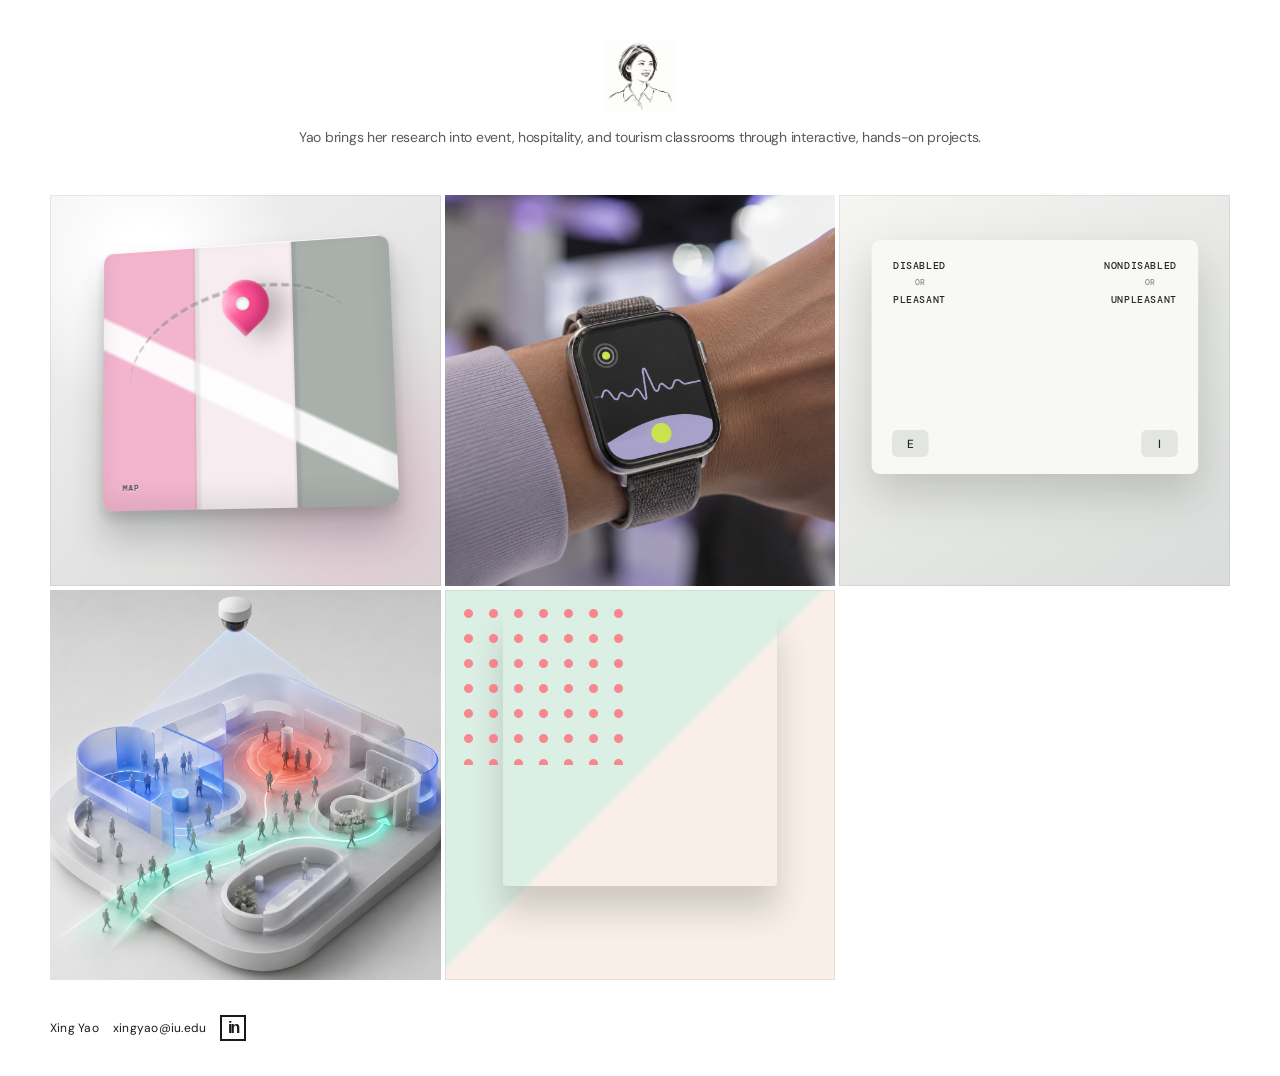
<file: index.html>
<!doctype html>
<html lang="en">
<head>
  <meta charset="utf-8">
  <meta name="viewport" content="width=device-width, initial-scale=1">
  <meta name="description" content="Research-informed teaching projects for hospitality, tourism, event management, and experience design.">
  <meta name="robots" content="noindex, nofollow">
  <title>Yao — Experience Design</title>
  <style>
    @import url('https://fonts.googleapis.com/css2?family=DM+Mono:wght@400;500&family=DM+Sans:wght@400;500&display=swap');
    :root{--ink:#17191b;--paper:#fff;--blue:#315dff;--navy:#17194c;--yellow:#e7ff39;--pink:#ff6ca8;--cyan:#6ce0ed;--violet:#a585ff}*{box-sizing:border-box}html,body{margin:0;min-height:100%;background:#fff;color:var(--ink);font:400 14px/1.4 "DM Sans","Avenir Next","Helvetica Neue",Arial,sans-serif}body{overflow-x:hidden}.site{width:min(1180px,calc(100% - 36px));margin:auto;padding:18px 0 20px}.intro-lockup{max-width:1080px;margin:22px auto 48px;text-align:center}.portrait-logo{display:block;width:72px;height:auto;margin:0 auto 16px}.intro{margin:0;color:#555b57;font-size:1rem;line-height:1.35;letter-spacing:-.02em;white-space:nowrap}.intro strong{font-weight:400}.grid{display:grid;grid-template-columns:repeat(3,minmax(0,1fr));gap:4px;background:#fff}.tile{position:relative;display:block;aspect-ratio:1;min-width:0;overflow:hidden;color:var(--ink);text-decoration:none;isolation:isolate;cursor:default;box-shadow:inset 0 0 0 1px rgba(23,25,27,.08)}.tile[href]{cursor:pointer}.tile:focus-visible{outline:4px solid var(--yellow);outline-offset:-4px;z-index:20}.tile i{position:absolute;display:block;font-style:normal}.label{position:absolute;z-index:12;left:0;right:0;bottom:0;padding:44px 15px 13px;background:linear-gradient(0deg,rgba(255,255,255,.98) 0%,rgba(255,255,255,.92) 58%,transparent 100%);font-size:.78rem;letter-spacing:-.015em;transform:translateY(2px);transition:transform .3s}.sub{display:block;margin-top:3px;color:#707671;font:400 7px/1.3 DM Mono,monospace;text-transform:uppercase;letter-spacing:.04em}.tile:hover .label{transform:none}.tile:after{content:"";position:absolute;z-index:10;inset:0;border:0 solid var(--ink);pointer-events:none;transition:border-width .22s}.tile:hover:after{border-width:4px}

    /* Wearables */
    .a{background:linear-gradient(145deg,#f5f3fc 0 57%,#dfe2df 58%);--watch-purple:#9185e9;--watch-yellow:#eaff2e}.a .watch-aura{width:74%;height:74%;left:13%;top:7%;border:1px solid rgba(29,30,29,.22);border-radius:50%;animation:watch-aura 4.2s ease-in-out infinite}.a .watch-aura:before{content:"";position:absolute;inset:14%;border:2px solid var(--watch-purple);border-radius:50%;opacity:.62}.a .watch-body{z-index:3;width:36%;height:43%;left:32%;top:23%;border:3px solid var(--ink);border-radius:26%;background:var(--watch-purple);box-shadow:8px 8px 0 rgba(29,30,29,.16);animation:watch-float-card 4.6s ease-in-out infinite}.a .watch-body:before,.a .watch-body:after{content:"";position:absolute;z-index:-1;left:27%;width:46%;height:44%;border:3px solid var(--ink);background:#c8c3ef}.a .watch-body:before{bottom:92%;border-radius:15px 15px 5px 5px}.a .watch-body:after{top:92%;border-radius:5px 5px 15px 15px}.a .watch-screen{z-index:5;width:27%;height:31%;left:36.5%;top:27%;border:2px solid var(--ink);border-radius:20%;background:#202322;overflow:hidden}.a .watch-screen:before{content:"";position:absolute;width:72%;height:36%;left:14%;top:32%;background:linear-gradient(135deg,transparent 0 16%,var(--watch-yellow) 17% 25%,transparent 26% 38%,var(--watch-yellow) 39% 51%,transparent 52% 63%,var(--watch-yellow) 64% 73%,transparent 74%);animation:signal-shift 2.4s ease-in-out infinite}.a .watch-screen:after{content:"HRV";position:absolute;left:0;right:0;bottom:10%;color:#fff;text-align:center;font:500 6px/1 DM Mono,monospace;letter-spacing:.12em}.a .ema-dot{z-index:6;width:34px;height:34px;right:22%;top:20%;border:2px solid var(--ink);border-radius:50%;background:var(--watch-yellow);box-shadow:4px 4px 0 var(--watch-purple)}.a .ema-dot:after{content:"EMA";position:absolute;inset:0;display:grid;place-items:center;color:var(--ink);font:500 6px/1 DM Mono,monospace;letter-spacing:.05em}@keyframes watch-aura{50%{transform:scale(1.05);opacity:.6}}@keyframes watch-float-card{50%{transform:translateY(-6px) rotate(2deg)}}@keyframes signal-shift{50%{transform:translateX(5px)}}

    /* Implicit × Explicit Attitudes */
    .m{background:#e3e5e1}.m .measure{width:34%;height:48%;top:17%;border:1px solid #17191b;transition:transform .35s}.m .measure:before{content:"";position:absolute;left:12%;right:12%;top:16%;height:5px;background:#17191b}.m .measure:after{position:absolute;left:12%;right:12%;bottom:13%;font:500 8px/1.25 DM Mono,monospace;letter-spacing:.05em}.m .implicit{left:13%;background:#efa0be;animation:measureleft 4.4s ease-in-out infinite}.m .implicit:after{content:"IMPLICIT"}.m .explicit{right:13%;background:#20aa50;animation:measureright 4.4s ease-in-out infinite}.m .explicit:after{content:"EXPLICIT"}.m .gap{z-index:4;left:calc(50% - 22px);top:34%;width:44px;height:44px;display:grid;place-items:center;border:1px solid #17191b;border-radius:50%;background:#faf9f6;font:500 16px/1 DM Mono,monospace;animation:pulse 3.2s ease-in-out infinite}.m .gap:after{content:"≠"}

    /* Affective experience */
    .b{background:#f0dffd}.b .orb{width:38%;height:38%;border-radius:50%;background:linear-gradient(145deg,rgba(255,225,115,.75),rgba(164,113,255,.65));filter:blur(1px);animation:float 5s ease-in-out infinite}.b .orb:nth-child(1){left:20%;top:18%}.b .orb:nth-child(2){right:18%;top:20%;animation-delay:-1.5s}.b .orb:nth-child(3){left:37%;top:43%;animation-delay:-3s}.b .ring{width:17%;height:17%;left:42%;top:34%;border-radius:50%;background:#f0dffd}

    /* Interaction */
    .c{background:#0d1018}.c .arc{width:58%;height:58%;left:21%;top:16%;border:7px solid transparent;border-top-color:#356cff;border-right-color:#ff735e;border-bottom-color:#d9ff24;border-radius:50%;animation:spin 9s linear infinite}.c .spark{width:25px;height:25px;left:calc(50% - 13px);top:calc(44% - 13px);background:#fff;transform:rotate(45deg);border-radius:2px;animation:pulse 2.6s ease-in-out infinite}

    /* Measurement */
    .d{background:linear-gradient(160deg,#fff 34%,#eef9ff)}.d .flask{width:34%;height:45%;left:33%;top:20%;background:linear-gradient(0deg,#a5ff48 0 40%,#83d9ff 42% 73%,#d8fbff 75%);clip-path:polygon(34% 0,66% 0,66% 31%,95% 84%,88% 100%,12% 100%,5% 84%,34% 31%);filter:drop-shadow(0 8px 5px rgba(49,93,255,.2));animation:tilt 5.5s ease-in-out infinite}.d .flask:after{content:"";position:absolute;left:13%;right:13%;top:62%;height:3px;background:#315dff;border-radius:50%}

    /* Outdoor */
    .e{background:radial-gradient(circle at 50% 38%,rgba(255,255,255,.98),rgba(212,227,238,.65) 35%,#e5edf2 70%)}.e .flake{width:35%;height:35%;left:32.5%;top:22%;border:5px solid rgba(255,255,255,.8);transform:rotate(45deg);animation:spin 15s linear infinite}.e .snow{inset:0}.e .snow:before{content:"✦";position:absolute;left:42%;top:27%;color:#b6cad6;font-size:64px;text-shadow:0 0 18px #fff}

    /* Event moments */
    .f{background:#fff}.f .camera{width:44%;height:30%;left:28%;top:29%;border:12px solid #2f78ff;border-radius:14px;box-shadow:23px 21px 0 -8px #f42b22,-24px 24px 0 -9px #ffbe10}.f .camera:before{content:"";position:absolute;width:45%;height:45%;left:27%;top:26%;border-radius:50%;background:#2f78ff}.f .camera:after{content:"";position:absolute;width:23%;height:28%;left:8%;top:-24%;background:#2f78ff;clip-path:polygon(25% 0,75% 0,100% 100%,0 100%)}

    /* Place */
    .g{background:#f3eee2}.g .line{inset:-15%;background:repeating-linear-gradient(62deg,transparent 0 32px,rgba(184,157,112,.13) 33px 40px)}.g .diamond{width:30%;height:30%;left:35%;top:27%;border:9px double #b08e57;transform:rotate(45deg);animation:float 5.8s ease-in-out infinite}

    /* Learn by doing */
    .h{background:#fff}.h .scribble{width:110%;height:54%;left:-5%;top:14%;border:3px solid var(--ink);border-radius:52% 34% 48% 33%;transform:rotate(6deg);opacity:.9}.h .scribble:after{content:"";position:absolute;width:70%;height:70%;left:18%;top:22%;border:2px solid var(--ink);border-radius:43% 57% 36% 64%;transform:rotate(-16deg)}.h .word{position:absolute;z-index:3;left:16%;top:34%;font-size:clamp(2rem,4vw,4rem);font-weight:800;letter-spacing:-.08em}.h .word i{position:relative;display:inline;color:var(--blue);font-style:normal}

    /* IncluMap */
    .i{background:#e4e5e1}.i .map{z-index:2;inset:12% 13% 20%;border:2px solid var(--ink);border-radius:2px;background:linear-gradient(90deg,transparent 32%,rgba(23,25,27,.18) 33% 34%,transparent 35% 66%,rgba(23,25,27,.18) 67% 68%,transparent 69%),linear-gradient(27deg,transparent 0 39%,#fff 40% 47%,transparent 48% 100%),linear-gradient(90deg,#f4b4cd 0 33%,#f7edf1 33% 67%,#a4aaa6 67%);box-shadow:7px 7px 0 #fff;animation:mapshift 5.5s ease-in-out infinite}.i .map:before{content:"";position:absolute;left:9%;right:11%;top:17%;height:54%;border-top:4px dashed rgba(23,25,27,.55);border-radius:50%;transform:rotate(-14deg)}.i .map:after{content:"MAP";position:absolute;left:7%;bottom:7%;font:500 8px/1 DM Mono,monospace;letter-spacing:.14em}.i .pin{z-index:4;width:45px;height:45px;left:calc(50% - 22px);top:24%;border-radius:50% 50% 50% 0;background:#ff4f96;border:2px solid var(--ink);box-shadow:5px 5px 0 rgba(23,25,27,.18);transform:rotate(-45deg);animation:pin 2.9s ease-in-out infinite}.i .pin:after{content:"";position:absolute;width:13px;height:13px;left:14px;top:14px;border-radius:50%;background:#fff;border:2px solid var(--ink)}.i:focus-visible{outline-color:#ff4f96}

    /* Soft spatial rendering for the three featured projects */
    .i,.a,.m{perspective:900px;transform-style:preserve-3d}
    .i{background:radial-gradient(circle at 24% 17%,#fff 0 8%,transparent 34%),radial-gradient(circle at 78% 78%,rgba(231,173,199,.5),transparent 43%),linear-gradient(145deg,#f4f2f3,#d6d9d6)}
    .i .map{inset:11% 12% 20%;border:0;border-radius:10px;background:linear-gradient(90deg,transparent 32%,rgba(23,25,27,.08) 33% 34%,transparent 35% 66%,rgba(23,25,27,.08) 67% 68%,transparent 69%),linear-gradient(27deg,transparent 0 39%,rgba(255,255,255,.92) 40% 47%,transparent 48% 100%),linear-gradient(90deg,#f2b5cd 0 33%,#f7edf1 33% 67%,#a9afab 67%);box-shadow:inset 0 1px 0 rgba(255,255,255,.9),inset 0 -12px 22px rgba(48,52,49,.1),0 26px 35px rgba(39,43,40,.24),0 7px 12px rgba(39,43,40,.16);transform:rotateX(8deg) rotateY(-10deg) rotateZ(-1deg);transform-origin:50% 70%;animation:map-depth 6s ease-in-out infinite}
    .i .map:before{border-top-color:rgba(83,89,85,.4);filter:drop-shadow(0 1px 0 rgba(255,255,255,.8))}
    .i .map:after{color:#343735;text-shadow:0 1px 0 rgba(255,255,255,.75)}
    .i .pin{top:23%;border:0;background:radial-gradient(circle at 30% 24%,#ff9bc4 0 8%,#ff5597 34%,#ce2d70 100%);box-shadow:inset 2px 2px 5px rgba(255,255,255,.58),inset -5px -7px 10px rgba(113,19,57,.22),9px 15px 20px rgba(49,32,41,.28);transform:rotate(-45deg) translateZ(42px);animation:pin-depth 3.6s ease-in-out infinite}
    .i .pin:after{background:radial-gradient(circle at 35% 30%,#fff,#eceeed);border:0;box-shadow:inset 0 2px 3px rgba(24,28,26,.16),0 1px 4px rgba(54,42,47,.18)}

    .a{background:radial-gradient(circle at 30% 18%,#fff 0 6%,transparent 34%),radial-gradient(circle at 79% 76%,rgba(145,133,233,.26),transparent 41%),linear-gradient(145deg,#f4f1fb 0 57%,#d8dcda 58%)}
    .a .watch-aura{border-color:rgba(94,82,176,.22);box-shadow:0 0 42px rgba(145,133,233,.13);transform:rotateX(66deg) translateZ(-25px);animation:aura-depth 5s ease-in-out infinite}
    .a .watch-aura:before{border-color:rgba(145,133,233,.46);box-shadow:0 0 24px rgba(145,133,233,.18)}
    .a .watch-body{border:0;border-radius:28%;background:linear-gradient(145deg,#b5adf4 0,#8376df 48%,#6558c4 100%);box-shadow:inset 3px 4px 8px rgba(255,255,255,.48),inset -7px -9px 14px rgba(42,34,111,.24),0 28px 34px rgba(43,39,68,.28),0 8px 12px rgba(43,39,68,.2);transform:rotateY(-7deg) rotateZ(-1deg);animation:watch-depth 5.2s ease-in-out infinite}
    .a .watch-body:before,.a .watch-body:after{border:0;background:linear-gradient(90deg,#a39ae3,#d1ccf4 45%,#9b91dc);box-shadow:inset 3px 0 5px rgba(255,255,255,.45),inset -4px 0 7px rgba(61,52,130,.18),0 4px 9px rgba(61,52,130,.14)}
    .a .watch-screen{border:0;background:radial-gradient(circle at 33% 22%,#424744 0,#222524 43%,#111313 100%);box-shadow:inset 4px 5px 8px rgba(255,255,255,.1),inset -5px -7px 10px rgba(0,0,0,.56),0 4px 8px rgba(14,16,15,.35);transform:translateZ(18px)}
    .a .watch-screen:before{filter:drop-shadow(0 0 5px rgba(234,255,46,.5))}
    .a .watch-screen:after{text-shadow:0 1px 2px #000}
    .a .ema-dot{border:0;background:radial-gradient(circle at 31% 25%,#fffca4 0 7%,#eaff2e 34%,#bccd00 100%);box-shadow:inset 2px 2px 4px rgba(255,255,255,.75),inset -4px -5px 7px rgba(95,106,0,.24),6px 10px 16px rgba(65,62,34,.25);transform:translateZ(35px);animation:ema-depth 3.4s ease-in-out infinite}

    .m{background:radial-gradient(circle at 50% 10%,rgba(255,255,255,.95),transparent 32%),linear-gradient(145deg,#eef0ed,#d4d8d4)}
    .m .measure{top:16%;border:0;border-radius:11px;box-shadow:inset 2px 2px 5px rgba(255,255,255,.45),inset -7px -9px 14px rgba(32,36,33,.1),0 24px 30px rgba(31,35,32,.22),0 7px 11px rgba(31,35,32,.15);transform-style:preserve-3d}
    .m .measure:before{height:4px;border-radius:999px;background:rgba(43,47,44,.68);box-shadow:0 1px 0 rgba(255,255,255,.3)}
    .m .measure:after{text-shadow:0 1px 0 rgba(255,255,255,.34)}
    .m .implicit{background:linear-gradient(145deg,#f5b2cc,#e684aa 58%,#c9668d);animation:implicit-depth 5.2s ease-in-out infinite}
    .m .explicit{background:linear-gradient(145deg,#67d48d,#25ac58 58%,#13813d);animation:explicit-depth 5.2s ease-in-out infinite}
    .m .gap{border:0;background:linear-gradient(145deg,rgba(255,255,255,.96),rgba(224,228,224,.82));box-shadow:inset 2px 2px 4px rgba(255,255,255,.85),inset -3px -4px 6px rgba(45,49,46,.12),0 12px 18px rgba(34,38,35,.23);transform:translateZ(45px);animation:gap-depth 3.8s ease-in-out infinite}
    @keyframes map-depth{50%{transform:rotateX(5deg) rotateY(-5deg) rotateZ(.7deg) translateY(-5px)}}
    @keyframes pin-depth{50%{transform:rotate(-45deg) translate(5px,-6px) translateZ(50px)}}
    @keyframes aura-depth{50%{transform:rotateX(66deg) translateZ(-25px) scale(1.08);opacity:.58}}
    @keyframes watch-depth{50%{transform:rotateY(2deg) rotateZ(1deg) translateY(-7px)}}
    @keyframes ema-depth{50%{transform:translateZ(42px) translateY(-5px)}}
    @keyframes implicit-depth{0%,100%{transform:rotateY(9deg) rotateZ(-1deg)}50%{transform:rotateY(4deg) rotateZ(-.3deg) translateY(-5px)}}
    @keyframes explicit-depth{0%,100%{transform:rotateY(-9deg) rotateZ(1deg)}50%{transform:rotateY(-4deg) rotateZ(.3deg) translateY(-5px)}}
    @keyframes gap-depth{50%{transform:translateZ(55px) scale(1.08)}}

    /* Animated illustrated IAT sequence: person → association → organization */
    .m .iat-art{position:absolute;z-index:2;inset:5% 6% 19%;width:88%;height:76%;filter:drop-shadow(0 18px 18px rgba(36,40,37,.14));overflow:visible}
    .m .iat-art .paper{fill:#f7f2ee}
    .m .iat-art .mint{fill:#bfe1cf}.m .iat-art .apricot{fill:#f3b765}.m .iat-art .coral{fill:#ef6f78}.m .iat-art .pink{fill:#e98bb0}.m .iat-art .green{fill:#3db66a}.m .iat-art .ink{fill:#242725}.m .iat-art .sky{fill:#b7dbe3}.m .iat-art .soft{fill:#e6e8e4}
    .m .iat-art text{fill:#242725;font-family:"DM Mono",monospace;font-weight:500;letter-spacing:.08em}
    .m .iat-art .frame{opacity:0;transform-origin:50% 50%}
    .m .iat-art .frame-person{animation:iat-person 9s ease-in-out infinite}
    .m .iat-art .frame-sort{animation:iat-sort 9s ease-in-out infinite}
    .m .iat-art .frame-system{animation:iat-system 9s ease-in-out infinite}
    .m .iat-art .dot{animation:iat-dot 2.2s ease-in-out infinite alternate}
    .m .iat-art .float-one{animation:iat-float 3.4s ease-in-out infinite alternate}
    .m .iat-art .float-two{animation:iat-float 3.4s .7s ease-in-out infinite alternate-reverse}
    @keyframes iat-person{0%,29%{opacity:1;transform:translateY(0) scale(1)}33%,96%{opacity:0;transform:translateY(8px) scale(.97)}97%,100%{opacity:1}}
    @keyframes iat-sort{0%,30%{opacity:0;transform:translateX(8px) scale(.97)}35%,62%{opacity:1;transform:translateX(0) scale(1)}66%,100%{opacity:0;transform:translateX(-8px) scale(.97)}}
    @keyframes iat-system{0%,63%{opacity:0;transform:translateY(-7px) scale(.97)}68%,94%{opacity:1;transform:translateY(0) scale(1)}98%,100%{opacity:0;transform:translateY(7px) scale(.97)}}
    @keyframes iat-dot{to{transform:translateY(-4px)}}
    @keyframes iat-float{to{transform:translateY(-6px) rotate(2deg)}}

    /* Real-world wearable study: original editorial photograph with a quiet reveal */
    .a{background:#e8e4f6;perspective:none;transition:background .45s ease;overflow:hidden}
    .a:before{content:"";position:absolute;z-index:4;inset:0;background:rgba(42,43,42,.88);opacity:0;transition:opacity .48s ease;pointer-events:none}
    .a .wearable-photo{position:absolute;z-index:3;inset:0;width:100%;height:100%;object-fit:cover;object-position:center;filter:saturate(.88) contrast(.98);transform:scale(1.01);transition:transform .8s cubic-bezier(.2,.8,.2,1),filter .48s ease}
    .a .watch-reveal{position:absolute;z-index:6;left:12%;right:10%;top:36%;color:#fff;opacity:0;transform:translateY(14px);transition:opacity .35s ease,transform .55s cubic-bezier(.2,.8,.2,1);pointer-events:none}
    .a .watch-reveal b{display:block;font:500 clamp(1.65rem,3vw,2.7rem)/1 "DM Sans",Arial,sans-serif;letter-spacing:-.05em}
    .a .watch-reveal:after{content:"";display:block;width:24px;height:4px;margin-top:18px;background:#46d5b2}
    .a .watch-reveal small{display:block;margin-top:12px;color:#d2d5d2;font:500 8px/1.3 "DM Mono",monospace;letter-spacing:.14em}
    .a:hover:before,.a:focus-visible:before{opacity:1}
    .a:hover .wearable-photo,.a:focus-visible .wearable-photo{transform:scale(1.075);filter:saturate(.98) brightness(.7) contrast(.94)}
    .a:hover .watch-reveal,.a:focus-visible .watch-reveal{opacity:1;transform:translateY(0)}
    .a:hover:after,.a:focus-visible:after{border-width:0}
    @keyframes sketch-draw{0%{stroke-dashoffset:760;opacity:.28}18%,72%{stroke-dashoffset:0;opacity:1}88%,100%{stroke-dashoffset:-760;opacity:.22}}
    @keyframes signal-draw{0%,12%{stroke-dashoffset:240;opacity:.25}42%,78%{stroke-dashoffset:0;opacity:1}100%{stroke-dashoffset:-240;opacity:.25}}
    @keyframes sketch-breathe{0%,100%{transform:rotate(-.8deg) translateY(1px)}50%{transform:rotate(1.2deg) translateY(-5px)}}
    @keyframes sketch-cloud{to{transform:translate(7px,-5px) scale(1.05);opacity:.78}}
    @keyframes ema-bob{50%{transform:translateY(-7px) rotate(5deg)}}
    @keyframes cycle-hrv{0%,8%{opacity:0;transform:translateY(7px)}14%,35%{opacity:1;transform:none}43%,100%{opacity:0;transform:translateY(-7px)}}
    @keyframes cycle-ema{0%,42%{opacity:0;transform:translateY(7px)}50%,71%{opacity:1;transform:none}79%,100%{opacity:0;transform:translateY(-7px)}}
    @keyframes cycle-note{0%,9%,80%,100%{opacity:0}16%,72%{opacity:1}}

    /* Shared hover explanation for map and IAT */
    .i:before,.m:before{content:"";position:absolute;z-index:5;inset:0;background:rgba(42,43,42,.88);opacity:0;transition:opacity .48s ease;pointer-events:none}
    .i:hover:before,.i:focus-visible:before,.m:hover:before,.m:focus-visible:before{opacity:1}
    .feature-reveal{position:absolute;z-index:6;left:12%;right:9%;top:37%;color:#fff;opacity:0;transform:translateY(14px);transition:opacity .35s ease,transform .55s cubic-bezier(.2,.8,.2,1);pointer-events:none}
    .feature-reveal b{display:block;font:500 clamp(1.45rem,2.55vw,2.35rem)/1.02 "DM Sans",Arial,sans-serif;letter-spacing:-.05em}
    .feature-reveal:after{content:"";display:block;width:24px;height:4px;margin-top:18px;background:#46d5b2}
    .feature-reveal small{display:block;margin-top:12px;color:#d2d5d2;font:500 8px/1.35 "DM Mono",monospace;letter-spacing:.13em}
    .i:hover .feature-reveal,.i:focus-visible .feature-reveal,.m:hover .feature-reveal,.m:focus-visible .feature-reveal,.b:not(.flow):hover .feature-reveal,.b:not(.flow):focus-visible .feature-reveal{opacity:1;transform:translateY(0)}
    .i:hover .map,.i:focus-visible .map{transform:rotateX(3deg) rotateY(-2deg) scale(1.07);filter:saturate(.65)}
    .i:hover .pin,.i:focus-visible .pin{opacity:.24;transform:rotate(-45deg) translate(5px,-5px) scale(.88)}
    .i:hover:after,.i:focus-visible:after,.m:hover:after,.m:focus-visible:after{border-width:0}

    /* Pop-art affective portrait sequence */
    .b{background:linear-gradient(135deg,#dcefe5 0 48%,#f8efe9 49% 100%)}
    .b .pop-art{position:absolute;z-index:2;width:70%;aspect-ratio:1;left:15%;top:6%;overflow:hidden;border-radius:4px;box-shadow:0 24px 32px rgba(46,49,46,.2);transition:transform .65s cubic-bezier(.2,.8,.2,1),filter .45s ease}
    .b .pop-frame{position:absolute;inset:0;background-image:url('[data-uri]');background-repeat:no-repeat;background-size:200% 200%;opacity:0;transform:scale(1.04);animation:pop-one 12s ease-in-out infinite}
    .b .pop-1{background-position:0 0}
    .b .pop-2{background-position:100% 0;animation-name:pop-two}
    .b .pop-3{background-position:0 100%;animation-name:pop-three}
    .b .pop-4{background-position:100% 100%;animation-name:pop-four}
    .b:not(.flow) .pop-frame{background-image:url('./assets/accessible-pop-sprite-v3.png')}
    .b .pop-dots{position:absolute;z-index:3;width:44%;height:42%;left:3%;top:3%;opacity:.8;background:radial-gradient(circle,#ff6e78 0 4px,transparent 5px);background-size:25px 25px;animation:pop-dots 4s ease-in-out infinite alternate;pointer-events:none}
    .b:hover .pop-art,.b:focus-visible .pop-art{transform:scale(1.08) rotate(-1.5deg);filter:saturate(.7) contrast(.92)}
    .b:hover .pop-dots,.b:focus-visible .pop-dots{opacity:.2}
    @keyframes pop-one{0%,21%{opacity:1;transform:scale(1)}25%,96%{opacity:0;transform:scale(1.045)}97%,100%{opacity:1}}
    @keyframes pop-two{0%,22%{opacity:0;transform:translateX(8px) scale(1.04)}27%,46%{opacity:1;transform:none}51%,100%{opacity:0;transform:translateX(-8px) scale(1.04)}}
    @keyframes pop-three{0%,48%{opacity:0;transform:translateY(8px) scale(1.04)}53%,71%{opacity:1;transform:none}76%,100%{opacity:0;transform:translateY(-8px) scale(1.04)}}
    @keyframes pop-four{0%,73%{opacity:0;transform:scale(.97)}78%,94%{opacity:1;transform:scale(1)}99%,100%{opacity:0;transform:scale(1.04)}}
    @keyframes pop-dots{to{transform:translate(9px,5px);opacity:.45}}

    /* Recognizable IAT task screen */
    .m{background:radial-gradient(circle at 50% 42%,#fff 0 7%,transparent 8%),linear-gradient(145deg,#f5f5f2,#d9dcda)}
    .m .iat-demo{position:absolute;z-index:2;width:88%;height:72%;left:6%;top:6%;filter:drop-shadow(0 20px 22px rgba(40,44,41,.2));transition:transform .6s cubic-bezier(.2,.8,.2,1),filter .45s ease}
    .m .iat-demo .screen{fill:#f8f8f5}.m .iat-demo .rule{fill:#242725;font:500 9px "DM Mono",monospace;letter-spacing:.06em}.m .iat-demo .or{fill:#878d88;font:500 7px "DM Mono",monospace}.m .iat-demo .key{fill:#e2e5e1}.m .iat-demo .key-letter{fill:#242725;font:500 11px "DM Sans",Arial,sans-serif}.m .iat-demo .stimulus{opacity:0;transform-origin:160px 132px}.m .iat-demo .stimulus text{fill:#242725;font:500 25px "DM Sans",Arial,sans-serif;text-anchor:middle}.m .iat-demo .stimulus-symbol text{font-size:46px}.m .iat-demo .stimulus-one{animation:iat-stim-one 7.5s ease-in-out infinite}.m .iat-demo .stimulus-two{animation:iat-stim-two 7.5s ease-in-out infinite}.m .iat-demo .stimulus-three{animation:iat-stim-three 7.5s ease-in-out infinite}
    .m:hover .iat-demo,.m:focus-visible .iat-demo{transform:scale(1.06);filter:grayscale(.35) brightness(.62)}
    @keyframes iat-stim-one{0%,27%{opacity:1;transform:scale(1)}31%,96%{opacity:0;transform:scale(.92)}97%,100%{opacity:1}}
    @keyframes iat-stim-two{0%,29%{opacity:0;transform:translateY(7px)}34%,60%{opacity:1;transform:none}65%,100%{opacity:0;transform:translateY(-7px)}}
    @keyframes iat-stim-three{0%,62%{opacity:0;transform:translateY(7px)}67%,93%{opacity:1;transform:none}98%,100%{opacity:0;transform:translateY(-7px)}}

    /* Event Flow Lens */
    .b.flow{background:#f4f4f1}
    .b.flow:before{content:"";position:absolute;z-index:5;inset:0;background:linear-gradient(180deg,rgba(27,28,27,.04),rgba(27,28,27,.7));opacity:0;transition:opacity .4s ease;pointer-events:none}
    .b.flow:hover:before,.b.flow:focus-visible:before{opacity:1}
    .b.flow:after{border:0}
    .b.flow .flow-render{position:absolute;z-index:3;inset:0;width:100%;height:100%;object-fit:cover;object-position:center;filter:saturate(.92) contrast(.98);transform:scale(1.04) translateY(1.8%);transition:transform .8s cubic-bezier(.2,.8,.2,1),filter .45s ease}
    .b.flow:hover .flow-render,.b.flow:focus-visible .flow-render{transform:scale(1.09) translateY(1.8%);filter:saturate(1.08) contrast(1.02)}
    .b.flow .flow-reveal{position:absolute;z-index:6;left:12%;right:9%;top:36%;color:#fff;opacity:0;transform:translateY(14px);transition:opacity .35s ease,transform .55s cubic-bezier(.2,.8,.2,1);pointer-events:none}
    .b.flow .flow-reveal b{display:block;font:500 clamp(1.55rem,2.7vw,2.5rem)/1 "DM Sans",Arial,sans-serif;letter-spacing:-.05em}
    .b.flow .flow-reveal:after{content:"";display:block;width:24px;height:4px;margin-top:18px;background:#ff705d}
    .b.flow .flow-reveal small{display:block;margin-top:12px;color:#d2d5d2;font:500 8px/1.35 "DM Mono",monospace;letter-spacing:.13em}
    .b.flow:hover .flow-reveal,.b.flow:focus-visible .flow-reveal{opacity:1;transform:none}

    /* Live events */
    .j{background:#151934}.j .wave{left:12%;right:12%;height:14%;border:5px solid transparent;border-top-color:#75dcff;border-radius:50%;animation:wave 4s ease-in-out infinite}.j .wave:nth-child(1){top:25%}.j .wave:nth-child(2){top:38%;border-top-color:#ff6ca8;animation-delay:-1s}.j .wave:nth-child(3){top:51%;border-top-color:#e7ff39;animation-delay:-2s}

    /* Well-being */
    .k{background:#efff4b}.k .sun{width:43%;height:43%;left:28.5%;top:20%;border-radius:50%;background:radial-gradient(circle,#fff 0 20%,#ff9e52 23% 50%,#ff5d85 53%);box-shadow:0 0 0 18px rgba(255,255,255,.36);animation:pulse 3.4s ease-in-out infinite}

    /* Adventure */
    .l{background:linear-gradient(#bfe9ff 0 52%,#ffe1a8 53%)}.l .mountain{left:13%;right:13%;bottom:20%;height:45%;background:linear-gradient(135deg,#35405a,#7284a3);clip-path:polygon(0 100%,28% 34%,43% 65%,65% 0,100% 100%)}.l .trail{z-index:3;width:20%;height:50%;left:44%;top:31%;border-left:7px solid #fff1cc;border-radius:50%;transform:rotate(16deg);animation:trail 4s ease-in-out infinite}

    @keyframes drift{50%{transform:translate(7%,-4%) scale(1.08)}}@keyframes float{50%{transform:translateY(-10px) rotate(4deg)}}@keyframes pulse{50%{transform:scale(1.12)}}@keyframes spin{to{transform:rotate(405deg)}}@keyframes tilt{50%{transform:rotate(-6deg) translateY(-4px)}}@keyframes mapshift{50%{transform:perspective(500px) rotate(-1deg) rotateX(7deg) rotateY(-8deg)}}@keyframes pin{50%{transform:rotate(-45deg) translate(7px,-7px)}}@keyframes modernpin{50%{transform:translate(-8px,7px) scale(1.08)}}@keyframes wave{50%{transform:scaleX(.72);filter:brightness(1.5)}}@keyframes trail{50%{transform:rotate(9deg) scaleY(1.08)}}@keyframes measureleft{50%{transform:translateX(-5px) rotate(-2deg)}}@keyframes measureright{50%{transform:translateX(5px) rotate(2deg)}}
    .footer{justify-content:flex-start;align-items:center}.identity{display:flex;align-items:center;gap:14px;color:var(--ink);letter-spacing:.02em;text-transform:none;font:400 12px/1.2 "DM Sans",Arial,sans-serif}.identity i{font-style:normal;color:#aaa}.email{color:inherit;text-decoration:none}.email:hover,.email:focus-visible{text-decoration:underline;outline:none}.linkedin{display:grid;place-items:center;width:26px;height:26px;border:2px solid var(--ink);color:var(--ink);font:800 16px/.8 Arial,sans-serif;letter-spacing:-.12em;text-decoration:none;text-transform:lowercase;transition:background .22s,color .22s}.linkedin:hover,.linkedin:focus-visible{background:var(--blue);color:#fff;outline:none}@media(max-width:680px){.footer{align-items:flex-end}.identity{font-size:10px;gap:10px}.linkedin{width:22px;height:22px;font-size:14px}}
    .footer{min-height:76px;padding-top:20px;display:flex;border-top:0}@media(max-width:860px){.grid{grid-template-columns:repeat(2,minmax(0,1fr))}.intro-lockup{margin:18px auto 38px}.portrait-logo{width:68px}.intro{white-space:normal}}@media(max-width:560px){.site{width:calc(100% - 20px);padding-top:10px}.intro-lockup{margin:14px auto 30px}.portrait-logo{width:60px;margin-bottom:13px}.intro{font-size:.9rem}.grid{grid-template-columns:1fr}.label{padding:42px 13px 11px}.footer{min-height:60px}}@media(prefers-reduced-motion:reduce){*,*:before,*:after{animation:none!important;transition:none!important}}
  </style>
</head>
<body>
  <main class="site">
    <div class="intro-lockup">
      <img class="portrait-logo" src="./assets/yao-line-portrait-logo.png?v=1" alt="Line portrait of Yao">
      <p class="intro">Yao brings her research into event, hospitality, and tourism classrooms through interactive, hands-on projects.</p>
    </div>
    <section class="grid" aria-label="Selected work and visual studies">
      <a class="tile i" href="./maps/index.html" aria-label="Open the IncluMap interactive map series"><i class="map"></i><i class="pin"></i><span class="feature-reveal"><b>IncluMap Series</b><small>EXPERIENCE LENS + DESIGN STUDIO · OPEN ↗</small></span></a>
      <a class="tile a" href="https://xingyao-prog.github.io/wearables/" aria-label="Wearables for Experience Measurement">
        <img class="wearable-photo" src="./assets/wearables-photo-v2.png" alt="" aria-hidden="true">
        <span class="watch-reveal" aria-hidden="true"><b>HRV × EMA</b><small>WEARABLE EXPERIENCE MEASURE</small></span>
      </a>
      <a class="tile m" href="./service-reflex/index.html" aria-label="Open the implicit and explicit attitudes teaching project">
        <svg class="iat-demo" viewBox="0 0 320 235" aria-hidden="true">
          <rect class="screen" x="8" y="7" width="304" height="218" rx="8"/>
          <text class="rule" x="28" y="34">DISABLED</text><text class="or" x="48" y="49">OR</text><text class="rule" x="28" y="66">PLEASANT</text>
          <text class="rule" x="292" y="34" text-anchor="end">NONDISABLED</text><text class="or" x="272" y="49" text-anchor="end">OR</text><text class="rule" x="292" y="66" text-anchor="end">UNPLEASANT</text>
          <g class="stimulus stimulus-one stimulus-symbol"><text x="160" y="150">♿</text></g>
          <g class="stimulus stimulus-two"><text x="160" y="142">WELCOME</text></g>
          <g class="stimulus stimulus-three"><text x="160" y="142">BURDEN</text></g>
          <rect class="key" x="27" y="184" width="34" height="25" rx="5"/><text class="key-letter" x="44" y="201" text-anchor="middle">E</text>
          <rect class="key" x="259" y="184" width="34" height="25" rx="5"/><text class="key-letter" x="276" y="201" text-anchor="middle">I</text>
        </svg>
        <span class="feature-reveal"><b>Implicit × Explicit Attitudes</b><small>IAT TEACHING + ORGANIZATIONAL REDESIGN · OPEN ↗</small></span>
      </a>
      <a class="tile b flow" href="./event-flow-lens/index.html" aria-label="Open the Event Flow Lens camera-based teaching project">
        <img class="flow-render" src="./assets/event-flow-render.png" alt="" aria-hidden="true">
        <span class="flow-reveal"><b>Event Flow Lens</b><small>CAMERA-BASED TEACHING EXPERIMENT · OPEN ↗</small></span>
      </a>
      <a class="tile b" href="./inclusive-service-lab/index.html" aria-label="Open the Accessible Experience Lab teaching tool"><span class="pop-art" aria-hidden="true"><i class="pop-frame pop-1"></i><i class="pop-frame pop-2"></i><i class="pop-frame pop-3"></i><i class="pop-frame pop-4"></i></span><i class="pop-dots" aria-hidden="true"></i><span class="feature-reveal"><b>Test the barrier.</b></span></a>
    </section>
    <footer class="footer"><div class="identity"><span>Xing Yao</span><a class="email" href="mailto:xingyao@iu.edu">xingyao@iu.edu</a><a class="linkedin" href="https://www.linkedin.com/in/xingyaosiub" aria-label="Xing Yao on LinkedIn">in</a></div></footer>
  </main>
</body>
</html>
</file>
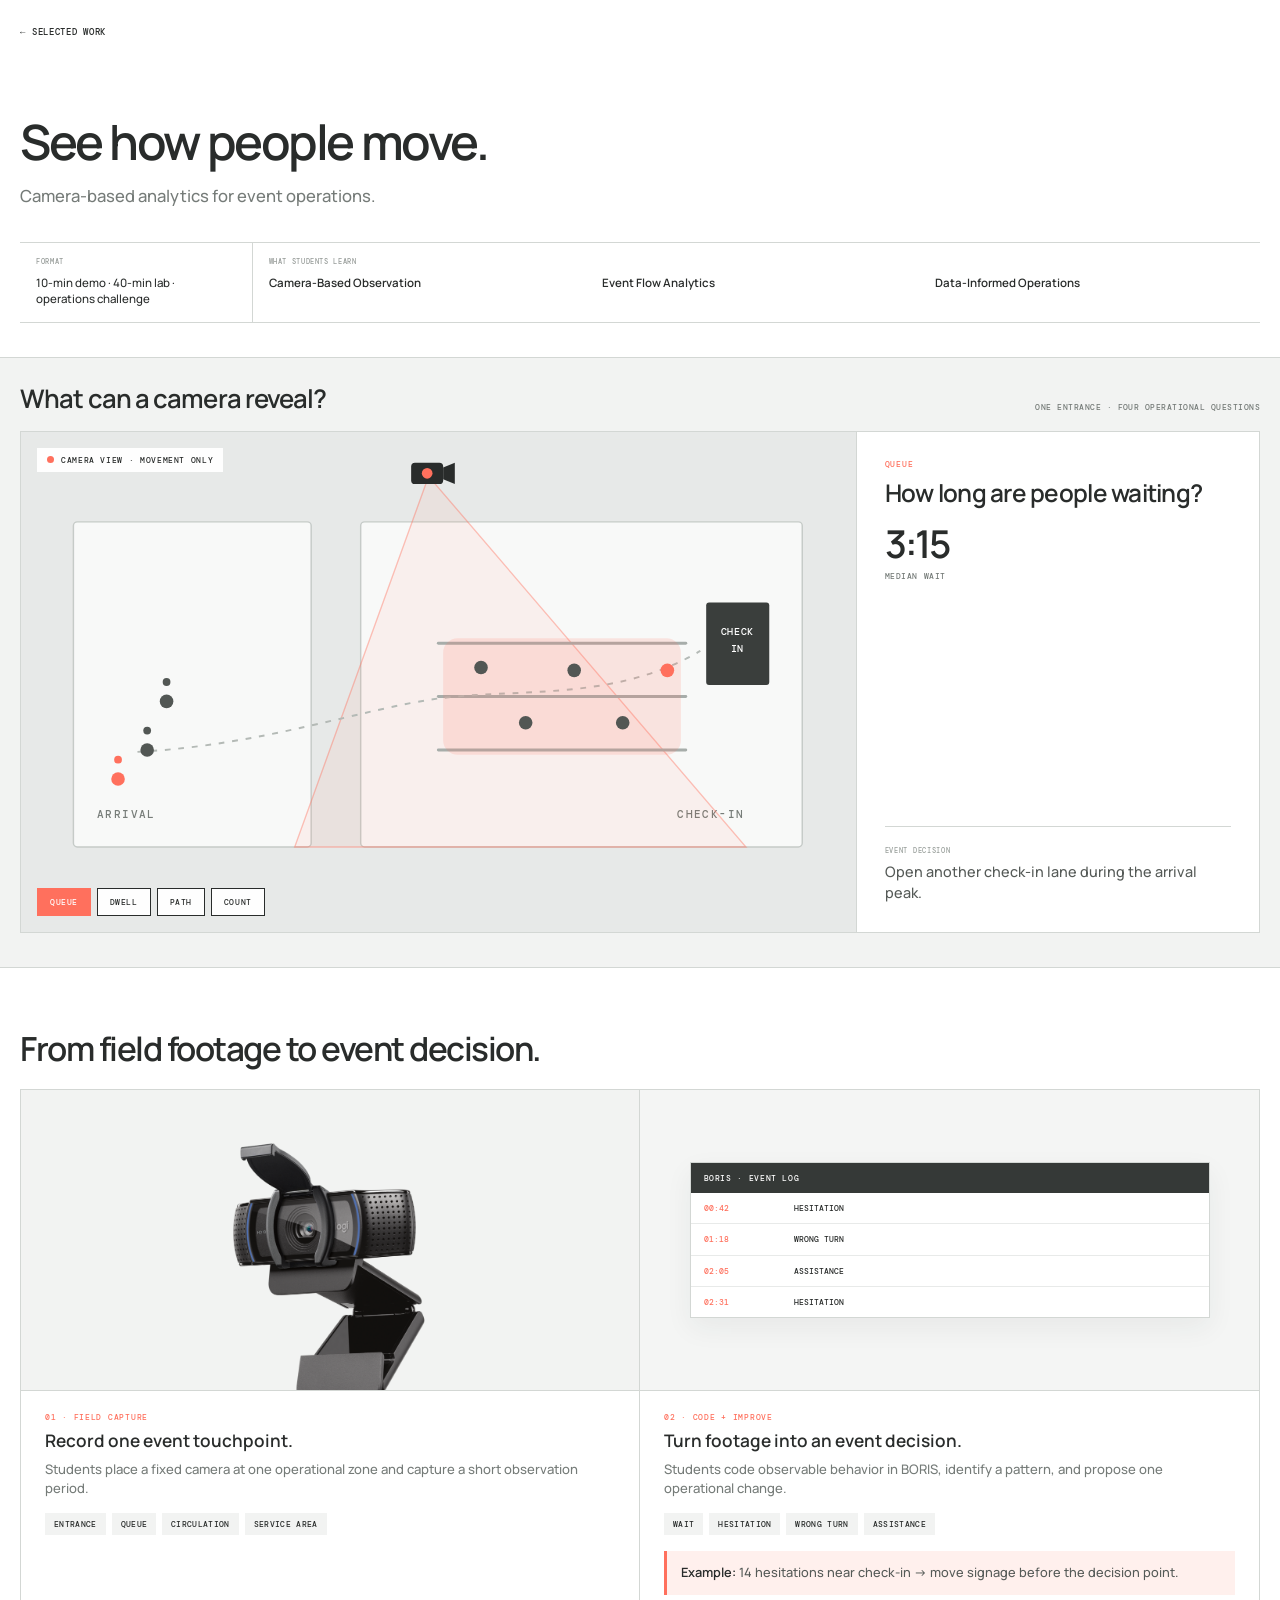
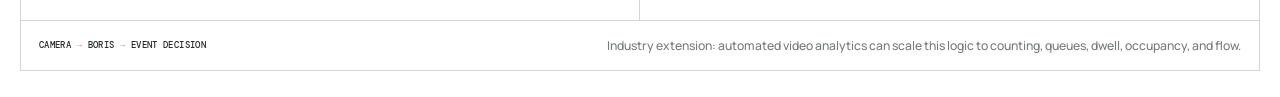
<file: event-flow-lens/index.html>
<!doctype html>
<html lang="en">
<head>
  <meta charset="utf-8">
  <meta name="viewport" content="width=device-width, initial-scale=1">
  <meta name="description" content="Event Flow Lens is a camera-based teaching project for event operations analytics.">
  <title>Event Flow Lens — Yao</title>

  <style>
    @import url('https://fonts.googleapis.com/css2?family=DM+Mono:wght@400;500&family=Manrope:wght@400;500;600;700&display=swap');

    :root{
      --ink:#292c2b;
      --muted:#757b78;
      --paper:#ffffff;
      --soft:#f2f3f2;
      --soft-2:#e7e9e8;
      --line:#d3d7d4;
      --orange:#ff705d;
      --orange-soft:#fff0ed;
    }

    *{box-sizing:border-box}
    html{scroll-behavior:smooth}
    body{
      margin:0;
      background:var(--paper);
      color:var(--ink);
      font:500 15px/1.45 Manrope,Arial,sans-serif;
    }
    button,a{font:inherit;color:inherit}
    button{cursor:pointer}
    .page{width:min(1320px,calc(100% - 40px));margin:auto}

    .topbar{height:64px;display:flex;align-items:center}
    .selected-work{color:inherit;text-decoration:none;white-space:nowrap;font:500 9px/1 DM Mono,monospace;text-transform:uppercase;letter-spacing:.08em}
    .selected-work:hover,.selected-work:focus-visible{text-decoration:underline;text-underline-offset:4px;outline:0}

    .hero{
      padding:54px 0 34px;
    }
    h1{
      margin:0;
      max-width:800px;
      font-size:clamp(2.15rem,3.8vw,3.7rem);
      line-height:.98;
      letter-spacing:-.05em;
      font-weight:600;
      color:var(--ink);
    }
    .hero-copy{
      margin:18px 0 0;
      color:var(--muted);
      font-size:clamp(.95rem,1.3vw,1.08rem);
    }

    .snapshot{
      display:grid;
      grid-template-columns:minmax(190px,.75fr) minmax(0,3.25fr);
      border-top:1px solid var(--line);
      border-bottom:1px solid var(--line);
      margin-bottom:34px;
    }
    .snapshot>div{padding:15px 16px}
    .snapshot>div:first-child{border-right:1px solid var(--line)}
    .snapshot-label{
      display:block;
      margin-bottom:10px;
      color:#979c99;
      font:500 7px/1 DM Mono,monospace;
      letter-spacing:.09em;
      text-transform:uppercase;
    }
    .snapshot p{margin:0;font-size:.72rem;line-height:1.4}
    .learning-grid{
      display:grid;
      grid-template-columns:repeat(3,1fr);
      gap:24px;
    }
    .learning-grid p{font-weight:600;color:var(--ink)}

    .demo-section{
      border-top:1px solid var(--line);
      border-bottom:1px solid var(--line);
      background:var(--soft);
      padding:28px 0 34px;
    }
    .section-head{
      display:flex;
      align-items:flex-end;
      justify-content:space-between;
      gap:24px;
      margin-bottom:18px;
    }
    .section-head h2,
    .software h2,
    .applications h2{
      margin:0;
      font-size:clamp(1.3rem,2vw,1.9rem);
      line-height:1.05;
      letter-spacing:-.035em;
      font-weight:600;
    }
    .section-head small{
      color:var(--muted);
      font:500 8px/1.4 DM Mono,monospace;
      letter-spacing:.06em;
      text-transform:uppercase;
    }

    .demo-grid{
      display:grid;
      grid-template-columns:minmax(0,1.35fr) minmax(250px,.65fr);
      min-height:500px;
      border:1px solid var(--line);
      background:#fff;
    }
    .scene{
      position:relative;
      min-height:500px;
      overflow:hidden;
      background:#e7e9e8;
      border-right:1px solid var(--line);
    }
    .scene svg{
      display:block;
      width:100%;
      height:100%;
      min-height:500px;
    }

    .camera-label{
      position:absolute;
      left:16px;
      top:16px;
      z-index:3;
      padding:8px 10px;
      background:rgba(255,255,255,.94);
      font:500 8px/1 DM Mono,monospace;
      letter-spacing:.08em;
      text-transform:uppercase;
    }
    .camera-label i{
      display:inline-block;
      width:7px;
      height:7px;
      margin-right:7px;
      border-radius:50%;
      background:var(--orange);
    }

    .metric-buttons{
      position:absolute;
      left:16px;
      bottom:16px;
      z-index:4;
      display:flex;
      flex-wrap:wrap;
      gap:6px;
    }
    .metric-btn{
      border:1px solid var(--ink);
      background:rgba(255,255,255,.94);
      padding:9px 12px;
      font:500 8px/1 DM Mono,monospace;
      letter-spacing:.07em;
      text-transform:uppercase;
    }
    .metric-btn[aria-pressed="true"]{
      color:#fff;
      background:var(--orange);
      border-color:var(--orange);
    }

    .readout{
      display:flex;
      flex-direction:column;
      justify-content:space-between;
      padding:28px;
      background:#fff;
    }
    .readout-kicker{
      margin:0 0 12px;
      color:var(--orange);
      font:500 8px/1 DM Mono,monospace;
      letter-spacing:.1em;
      text-transform:uppercase;
    }
    .readout h3{
      margin:0;
      font-size:clamp(1.2rem,1.9vw,1.7rem);
      line-height:1.08;
      letter-spacing:-.03em;
      font-weight:600;
    }
    .metric-value{
      display:block;
      margin-top:20px;
      font-size:clamp(1.9rem,3vw,3rem);
      line-height:.95;
      letter-spacing:-.055em;
      font-weight:600;
    }
    .metric-name{
      display:block;
      margin-top:8px;
      color:var(--muted);
      font:500 8px/1.4 DM Mono,monospace;
      letter-spacing:.07em;
      text-transform:uppercase;
    }
    .decision{
      padding-top:20px;
      border-top:1px solid var(--line);
    }
    .decision small{
      display:block;
      margin-bottom:8px;
      color:#9aa09c;
      font:500 7px/1 DM Mono,monospace;
      letter-spacing:.1em;
      text-transform:uppercase;
    }
    .decision p{
      margin:0;
      color:#555a57;
      font-size:.9rem;
    }

    /* Scene */
    .venue-bg{fill:#e7e9e8}
    .zone{fill:#f8f9f8;stroke:#c6cbc8;stroke-width:1.5}
    .counter{fill:#3a3e3c}
    .counter-text{fill:#fff;font:500 10px DM Mono,monospace;letter-spacing:.06em}
    .guide{stroke:#a7adaa;stroke-width:3;stroke-linecap:round}
    .camera-cone{fill:rgba(255,112,93,.07);stroke:rgba(255,112,93,.42);stroke-width:1.4}
    .camera-body{fill:#292c2b}
    .camera-lens{fill:var(--orange)}
    .person{fill:#525754}
    .person.accent{fill:var(--orange)}
    .base-path{fill:none;stroke:#b4bab6;stroke-width:2;stroke-dasharray:6 8}
    .overlay-path{fill:none;stroke:var(--orange);stroke-width:4;stroke-linecap:round;opacity:0}
    .queue-zone{fill:var(--orange);opacity:0}
    .dwell-zone{fill:var(--orange);opacity:0}
    .count-tag{opacity:0}
    .count-tag rect{fill:var(--orange)}
    .count-tag text{fill:#fff;font:500 9px DM Mono,monospace}
    .scene[data-metric="path"] .overlay-path{opacity:.9}
    .scene[data-metric="queue"] .queue-zone{opacity:.16}
    .scene[data-metric="dwell"] .dwell-zone{opacity:.18}
    .scene[data-metric="count"] .count-tag{opacity:1}
    .walker{animation:walk 6.2s linear infinite}
    .walker.two{animation-delay:-2.1s}
    .walker.three{animation-delay:-4.2s}
    @keyframes walk{
      0%{transform:translate(0,0)}
      45%{transform:translate(270px,-35px)}
      100%{transform:translate(555px,-20px)}
    }

    .applications{padding:64px 0 12px}
    .app-grid{
      display:grid;
      grid-template-columns:repeat(4,1fr);
      margin-top:24px;
      border-top:1px solid var(--line);
      border-bottom:1px solid var(--line);
    }
    .app{
      padding:20px 18px;
      border-right:1px solid var(--line);
    }
    .app:last-child{border-right:0}
    .app small{
      color:var(--orange);
      font:500 8px/1 DM Mono,monospace;
      letter-spacing:.08em;
      text-transform:uppercase;
    }
    .app b{
      display:block;
      margin-top:10px;
      font-size:1rem;
      font-weight:600;
    }
    .app span{
      display:block;
      margin-top:4px;
      color:var(--muted);
      font-size:.78rem;
    }

    .software{
      padding:64px 0;
    }

    .coding-panel{
      margin-top:24px;
      border:1px solid var(--line);
      background:#fff;
    }
    .coding-flow{
      display:grid;
      grid-template-columns:repeat(3,1fr);
    }
    .coding-step{
      min-height:210px;
      padding:24px;
      border-right:1px solid var(--line);
    }
    .coding-step:last-child{border-right:0}
    .coding-step small{
      display:block;
      margin-bottom:18px;
      color:var(--orange);
      font:500 8px/1 DM Mono,monospace;
      letter-spacing:.09em;
      text-transform:uppercase;
    }
    .coding-step h3{
      margin:0 0 10px;
      font-size:1.05rem;
      line-height:1.2;
      font-weight:600;
    }
    .coding-step p{
      margin:0;
      color:var(--muted);
      font-size:.82rem;
      line-height:1.45;
    }
    .code-list{
      display:flex;
      flex-wrap:wrap;
      gap:6px;
      margin-top:18px;
    }
    .code-list span{
      padding:7px 9px;
      background:var(--soft);
      font:500 8px/1 DM Mono,monospace;
      letter-spacing:.05em;
      text-transform:uppercase;
    }
    .event-log{
      margin-top:18px;
      border-top:1px solid var(--line);
      font:500 8px/1.45 DM Mono,monospace;
    }
    .event-log div{
      display:grid;
      grid-template-columns:82px 1fr;
      padding:7px 0;
      border-bottom:1px solid #eceeed;
    }
    .event-log div:last-child{border-bottom:0}
    .event-log b{
      color:var(--orange);
      font-weight:500;
    }
    .coding-footer{
      display:grid;
      grid-template-columns:1fr 1fr;
      border-top:1px solid var(--line);
    }
    .coding-footer>div{
      padding:18px 22px;
    }
    .coding-footer>div:first-child{border-right:1px solid var(--line)}
    .coding-footer small{
      display:block;
      margin-bottom:7px;
      color:#969c98;
      font:500 7px/1 DM Mono,monospace;
      letter-spacing:.09em;
      text-transform:uppercase;
    }
    .coding-footer p{
      margin:0;
      font-size:.82rem;
      line-height:1.45;
      color:var(--muted);
    }
    .coding-footer strong{
      color:var(--ink);
      font-weight:600;
    }
    .software-grid{
      display:grid;
      grid-template-columns:minmax(0,1.15fr) minmax(260px,.85fr);
      margin-top:24px;
      border:1px solid var(--line);
      background:#fff;
    }
    .boris-mock{
      min-height:360px;
      padding:20px;
      background:#eceeed;
      border-right:1px solid var(--line);
    }
    .mock-window{
      height:100%;
      min-height:320px;
      background:#fff;
      border:1px solid #cbd0cd;
      box-shadow:0 12px 30px rgba(41,44,43,.08);
    }
    .mock-bar{
      height:34px;
      display:flex;
      align-items:center;
      gap:6px;
      padding:0 10px;
      background:#3b3f3d;
    }
    .mock-dot{width:8px;height:8px;border-radius:50%;background:#8b918d}
    .mock-main{
      display:grid;
      grid-template-columns:1fr 170px;
      min-height:285px;
    }
    .mock-video{
      position:relative;
      overflow:hidden;
      background:#dfe2e0;
    }
    .mock-video:before{
      content:"";
      position:absolute;
      left:12%;
      right:14%;
      top:28%;
      bottom:19%;
      border:1px dashed #9ea4a0;
    }
    .mock-video:after{
      content:"EVENT ENTRANCE";
      position:absolute;
      left:18px;
      bottom:14px;
      color:#6d736f;
      font:500 8px/1 DM Mono,monospace;
      letter-spacing:.08em;
    }
    .mini-person{
      position:absolute;
      width:10px;
      height:10px;
      border-radius:50%;
      background:#5b605d;
    }
    .mini-person.a{left:23%;top:50%}
    .mini-person.b{left:46%;top:43%;background:var(--orange)}
    .mini-person.c{left:64%;top:57%}
    .mini-person.d{left:77%;top:38%}
    .mock-side{
      padding:12px;
      background:#f8f9f8;
      border-left:1px solid #d8dcda;
    }
    .code-tag{
      display:block;
      margin-bottom:7px;
      padding:8px 9px;
      border:1px solid #d1d5d2;
      background:#fff;
      font:500 8px/1 DM Mono,monospace;
    }
    .code-tag.active{
      border-color:var(--orange);
      box-shadow:inset 3px 0 0 var(--orange);
    }

    .software-copy{
      padding:28px;
      display:flex;
      flex-direction:column;
      justify-content:space-between;
    }
    .software-copy .label{
      color:var(--orange);
      font:500 8px/1 DM Mono,monospace;
      letter-spacing:.1em;
      text-transform:uppercase;
    }
    .software-copy h3{
      margin:12px 0 10px;
      font-size:clamp(1.5rem,2.6vw,2.35rem);
      line-height:1;
      letter-spacing:-.045em;
      font-weight:600;
    }
    .software-copy p{
      margin:0;
      max-width:390px;
      color:var(--muted);
      font-size:.88rem;
    }
    .codes{
      display:flex;
      flex-wrap:wrap;
      gap:6px;
      margin-top:24px;
    }
    .codes span{
      padding:7px 9px;
      background:var(--soft);
      font:500 8px/1 DM Mono,monospace;
      letter-spacing:.05em;
      text-transform:uppercase;
    }
    .pipeline{
      margin-top:28px;
      padding-top:18px;
      border-top:1px solid var(--line);
      font:500 9px/1.5 DM Mono,monospace;
      letter-spacing:.04em;
    }
    .pipeline strong{color:var(--orange);font-weight:500}


    .classroom-workflow{
      padding:64px 0 26px;
    }
    .classroom-workflow h2{
      margin:0 0 24px;
      font-size:clamp(1.5rem,2.6vw,2.35rem);
      line-height:1;
      letter-spacing:-.045em;
      font-weight:600;
    }
    .workflow-cards{
      display:grid;
      grid-template-columns:1fr 1fr;
      border:1px solid var(--line);
      background:#fff;
    }
    .workflow-card{
      min-width:0;
    }
    .workflow-card:first-child{
      border-right:1px solid var(--line);
    }
    .workflow-visual{
      height:300px;
      display:grid;
      place-items:center;
      overflow:hidden;
      background:var(--soft);
    }
    .workflow-visual img{
      width:min(72%,430px);
      height:82%;
      object-fit:contain;
      display:block;
    }
    .coding-visual{
      align-content:center;
      padding:28px;
      background:#f4f5f4;
    }
    .mini-log{
      width:min(100%,520px);
      background:#fff;
      border:1px solid var(--line);
      box-shadow:0 10px 26px rgba(41,44,43,.06);
    }
    .mini-log-head{
      padding:11px 13px;
      background:#353937;
      color:#fff;
      font:500 8px/1 DM Mono,monospace;
      letter-spacing:.08em;
      text-transform:uppercase;
    }
    .mini-log-row{
      display:grid;
      grid-template-columns:78px 1fr;
      gap:12px;
      padding:10px 13px;
      border-bottom:1px solid #e8eae9;
      font:500 8px/1.3 DM Mono,monospace;
    }
    .mini-log-row:last-child{border-bottom:0}
    .mini-log-row b{
      color:var(--orange);
      font-weight:500;
    }
    .workflow-copy{
      padding:22px 24px 25px;
      border-top:1px solid var(--line);
    }
    .workflow-copy small{
      display:block;
      margin-bottom:10px;
      color:var(--orange);
      font:500 8px/1 DM Mono,monospace;
      letter-spacing:.09em;
      text-transform:uppercase;
    }
    .workflow-copy h3{
      margin:0 0 8px;
      font-size:1.08rem;
      line-height:1.2;
      font-weight:600;
    }
    .workflow-copy p{
      margin:0;
      color:var(--muted);
      font-size:.82rem;
      line-height:1.45;
    }
    .touchpoints,
    .behavior-codes{
      display:flex;
      flex-wrap:wrap;
      gap:6px;
      margin-top:15px;
    }
    .touchpoints span,
    .behavior-codes span{
      padding:7px 9px;
      background:var(--soft);
      font:500 8px/1 DM Mono,monospace;
      letter-spacing:.04em;
      text-transform:uppercase;
    }
    .result-box{
      margin-top:16px;
      padding:13px 14px;
      border-left:3px solid var(--orange);
      background:var(--orange-soft);
      color:#555a57;
      font-size:.8rem;
      line-height:1.4;
    }
    .result-box strong{
      color:var(--ink);
      font-weight:600;
    }
    .workflow-strip{
      display:flex;
      align-items:center;
      justify-content:space-between;
      gap:22px;
      padding:16px 18px;
      border:1px solid var(--line);
      border-top:0;
      background:#fff;
    }
    .workflow-pipeline{
      font:500 9px/1.4 DM Mono,monospace;
      letter-spacing:.04em;
      white-space:nowrap;
    }
    .workflow-pipeline b{
      color:var(--orange);
      font-weight:500;
    }
    .industry-extension{
      margin:0;
      color:var(--muted);
      font-size:.76rem;
      text-align:right;
    }
    .industry{
      padding:0 0 62px;
    }
    .industry-line{
      display:flex;
      flex-wrap:wrap;
      gap:10px 18px;
      padding:18px 0;
      border-top:1px solid var(--line);
      border-bottom:1px solid var(--line);
      color:var(--muted);
      font:500 8px/1.4 DM Mono,monospace;
      letter-spacing:.06em;
      text-transform:uppercase;
    }
    .industry-line b{color:var(--ink);font-weight:500}

    .boundary{
      display:flex;
      align-items:center;
      justify-content:space-between;
      gap:18px;
      padding:14px 0 22px;
      color:#8b918d;
      font:500 8px/1.4 DM Mono,monospace;
      letter-spacing:.05em;
      text-transform:uppercase;
    }
    .boundary strong{color:#555b57;font-weight:500}
    @media(max-width:900px){
      .snapshot{grid-template-columns:1fr}
      .snapshot>div:first-child{border-right:0;border-bottom:1px solid var(--line)}
      .learning-grid{grid-template-columns:1fr}
      .demo-grid{grid-template-columns:1fr}
      .scene{border-right:0;border-bottom:1px solid var(--line)}
      .readout{min-height:300px}
      .app-grid{grid-template-columns:1fr 1fr}
      .app:nth-child(2){border-right:0}
      .app:nth-child(-n+2){border-bottom:1px solid var(--line)}
      .software-grid{grid-template-columns:1fr}
      .boris-mock{border-right:0;border-bottom:1px solid var(--line)}
      .coding-flow{grid-template-columns:1fr}
      .coding-step{border-right:0;border-bottom:1px solid var(--line)}
      .coding-step:last-child{border-bottom:0}
      .coding-footer{grid-template-columns:1fr}
      .coding-footer>div:first-child{border-right:0;border-bottom:1px solid var(--line)}
      .workflow-cards{grid-template-columns:1fr}
      .workflow-card:first-child{border-right:0;border-bottom:1px solid var(--line)}
      .workflow-strip{align-items:flex-start;flex-direction:column}
      .industry-extension{text-align:left}
    }

    @media(max-width:620px){
      .page{width:calc(100% - 22px)}
      .hero{padding:42px 0 28px}
      h1{font-size:clamp(2.35rem,12vw,3.6rem)}
      .section-head{align-items:flex-start;flex-direction:column}
      .scene,.scene svg{min-height:430px}
      .metric-buttons{right:12px;left:12px}
      .metric-btn{flex:1}
      .app-grid{grid-template-columns:1fr}
      .app{border-right:0;border-bottom:1px solid var(--line)}
      .app:last-child{border-bottom:0}
      .mock-main{grid-template-columns:1fr}
      .mock-side{border-left:0;border-top:1px solid #d8dcda;display:grid;grid-template-columns:1fr 1fr}
      .boundary{align-items:flex-start;flex-direction:column;height:auto;padding:20px 0}
    }

    @media(prefers-reduced-motion:reduce){
      *{animation:none!important;transition:none!important}
    }
  </style>
</head>

<body>
  <div class="page">
    <header class="topbar">
      <a class="selected-work" href="../index.html">← Selected work</a>
    </header>

    <section class="hero">
      <h1>See how people move.</h1>
      <p class="hero-copy">Camera-based analytics for event operations.</p>
    </section>

    <section class="snapshot" aria-label="Teaching format and learning points">
      <div>
        <span class="snapshot-label">Format</span>
        <p>10-min demo · 40-min lab · operations challenge</p>
      </div>
      <div>
        <span class="snapshot-label">What students learn</span>
        <div class="learning-grid">
          <p>Camera-Based Observation</p>
          <p>Event Flow Analytics</p>
          <p>Data-Informed Operations</p>
        </div>
      </div>
    </section>
  </div>

  <section class="demo-section">
    <div class="page">
      <div class="section-head">
        <h2>What can a camera reveal?</h2>
        <small>One entrance · four operational questions</small>
      </div>

      <div class="demo-grid">
        <div class="scene" id="scene" data-metric="queue">
          <div class="camera-label"><i></i>Camera view · movement only</div>

          <svg viewBox="0 0 860 500" role="img" aria-label="Animated top-down event entrance with camera analytics overlays">
            <rect class="venue-bg" width="860" height="500"/>
            <rect class="zone" x="54" y="85" width="245" height="335" rx="4"/>
            <rect class="zone" x="350" y="85" width="455" height="335" rx="4"/>

            <text x="78" y="390" fill="#777d79" font-family="DM Mono" font-size="11" letter-spacing="1.5">ARRIVAL</text>
            <text x="676" y="390" fill="#777d79" font-family="DM Mono" font-size="11" letter-spacing="1.5">CHECK-IN</text>

            <polygon class="camera-cone" points="420,38 282,420 747,420"/>
            <g transform="translate(402 24)">
              <rect class="camera-body" width="33" height="22" rx="4"/>
              <circle class="camera-lens" cx="16.5" cy="11" r="5.5"/>
              <path class="camera-body" d="M33 5l12-5v22l-12-5z"/>
            </g>

            <line class="guide" x1="430" y1="210" x2="685" y2="210"/>
            <line class="guide" x1="430" y1="265" x2="685" y2="265"/>
            <line class="guide" x1="430" y1="320" x2="685" y2="320"/>

            <rect class="counter" x="706" y="168" width="65" height="85" rx="3"/>
            <text class="counter-text" x="738" y="202" text-anchor="middle">CHECK</text>
            <text class="counter-text" x="738" y="219" text-anchor="middle">IN</text>

            <path class="base-path" d="M120 322 C250 315 350 278 430 267 C515 256 612 270 700 218"/>
            <path class="overlay-path" d="M120 322 C250 315 350 278 430 267 C515 256 612 270 700 218"/>

            <rect class="queue-zone" x="435" y="205" width="245" height="120" rx="15"/>
            <ellipse class="dwell-zone" cx="386" cy="267" rx="72" ry="58"/>

            <g class="count-tag" transform="translate(92 112)">
              <rect width="110" height="30" rx="3"/>
              <text x="55" y="19" text-anchor="middle">128 / 10 MIN</text>
            </g>

            <g class="walker">
              <circle class="person" cx="130" cy="320" r="7"/>
              <circle class="person" cx="130" cy="300" r="4"/>
            </g>
            <g class="walker two">
              <circle class="person accent" cx="100" cy="350" r="7"/>
              <circle class="person accent" cx="100" cy="330" r="4"/>
            </g>
            <g class="walker three">
              <circle class="person" cx="150" cy="270" r="7"/>
              <circle class="person" cx="150" cy="250" r="4"/>
            </g>

            <circle class="person" cx="474" cy="235" r="7"/>
            <circle class="person" cx="520" cy="292" r="7"/>
            <circle class="person" cx="570" cy="238" r="7"/>
            <circle class="person" cx="620" cy="292" r="7"/>
            <circle class="person accent" cx="666" cy="238" r="7"/>
          </svg>

          <div class="metric-buttons" aria-label="Camera analytics">
            <button class="metric-btn" type="button" data-metric="queue" aria-pressed="true">Queue</button>
            <button class="metric-btn" type="button" data-metric="dwell" aria-pressed="false">Dwell</button>
            <button class="metric-btn" type="button" data-metric="path" aria-pressed="false">Path</button>
            <button class="metric-btn" type="button" data-metric="count" aria-pressed="false">Count</button>
          </div>
        </div>

        <aside class="readout" aria-live="polite">
          <div>
            <p class="readout-kicker" id="metricKicker">Queue</p>
            <h3 id="metricQuestion">How long are people waiting?</h3>
            <strong class="metric-value" id="metricValue">3:15</strong>
            <span class="metric-name" id="metricName">Median wait</span>
          </div>
          <div class="decision">
            <small>Event decision</small>
            <p id="metricDecision">Open another check-in lane during the arrival peak.</p>
          </div>
        </aside>
      </div>
    </div>
  </section>

  <main class="page">

    <section class="classroom-workflow">
      <h2>From field footage to event decision.</h2>

      <div class="workflow-cards">
        <article class="workflow-card">
          <div class="workflow-visual">
            <img src="assets/logitech-c920s.png" alt="Example fixed-view webcam for event field recording">
          </div>
          <div class="workflow-copy">
            <small>01 · Field capture</small>
            <h3>Record one event touchpoint.</h3>
            <p>Students place a fixed camera at one operational zone and capture a short observation period.</p>
            <div class="touchpoints" aria-label="Example event touchpoints">
              <span>Entrance</span>
              <span>Queue</span>
              <span>Circulation</span>
              <span>Service area</span>
            </div>
          </div>
        </article>

        <article class="workflow-card">
          <div class="workflow-visual coding-visual">
            <div class="mini-log" aria-label="Simplified BORIS event log example">
              <div class="mini-log-head">BORIS · Event log</div>
              <div class="mini-log-row"><b>00:42</b><span>HESITATION</span></div>
              <div class="mini-log-row"><b>01:18</b><span>WRONG TURN</span></div>
              <div class="mini-log-row"><b>02:05</b><span>ASSISTANCE</span></div>
              <div class="mini-log-row"><b>02:31</b><span>HESITATION</span></div>
            </div>
          </div>
          <div class="workflow-copy">
            <small>02 · Code + improve</small>
            <h3>Turn footage into an event decision.</h3>
            <p>Students code observable behavior in BORIS, identify a pattern, and propose one operational change.</p>
            <div class="behavior-codes" aria-label="Example behavior codes">
              <span>Wait</span>
              <span>Hesitation</span>
              <span>Wrong turn</span>
              <span>Assistance</span>
            </div>
            <div class="result-box">
              <strong>Example:</strong> 14 hesitations near check-in → move signage before the decision point.
            </div>
          </div>
        </article>
      </div>

      <div class="workflow-strip">
        <div class="workflow-pipeline">
          CAMERA <b>→</b> BORIS <b>→</b> EVENT DECISION
        </div>
        <p class="industry-extension">
          Industry extension: automated video analytics can scale this logic to counting, queues, dwell, occupancy, and flow.
        </p>
      </div>

    </section>
  </main>

  <script>
    const metrics = {
      queue:{
        question:"How long are people waiting?",
        value:"3:15",
        name:"Median wait",
        decision:"Open another check-in lane during the arrival peak."
      },
      dwell:{
        question:"Where do people stop?",
        value:"42 sec",
        name:"Median dwell",
        decision:"Move the information sign before the decision point."
      },
      path:{
        question:"Where do people move?",
        value:"18%",
        name:"Wrong-turn rate",
        decision:"Simplify the route and strengthen directional signage."
      },
      count:{
        question:"How many people arrive?",
        value:"128",
        name:"Entries / 10 min",
        decision:"Match staffing to the arrival window."
      }
    };

    const scene = document.getElementById("scene");
    const kicker = document.getElementById("metricKicker");
    const question = document.getElementById("metricQuestion");
    const value = document.getElementById("metricValue");
    const name = document.getElementById("metricName");
    const decision = document.getElementById("metricDecision");
    const buttons = [...document.querySelectorAll(".metric-btn")];

    function selectMetric(metric){
      const m = metrics[metric];
      scene.dataset.metric = metric;
      kicker.textContent = metric;
      question.textContent = m.question;
      value.textContent = m.value;
      name.textContent = m.name;
      decision.textContent = m.decision;

      buttons.forEach(btn=>{
        btn.setAttribute("aria-pressed", String(btn.dataset.metric === metric));
      });
    }

    buttons.forEach(btn=>{
      btn.addEventListener("click", ()=>selectMetric(btn.dataset.metric));
    });
  </script>
</body>
</html>
</file>
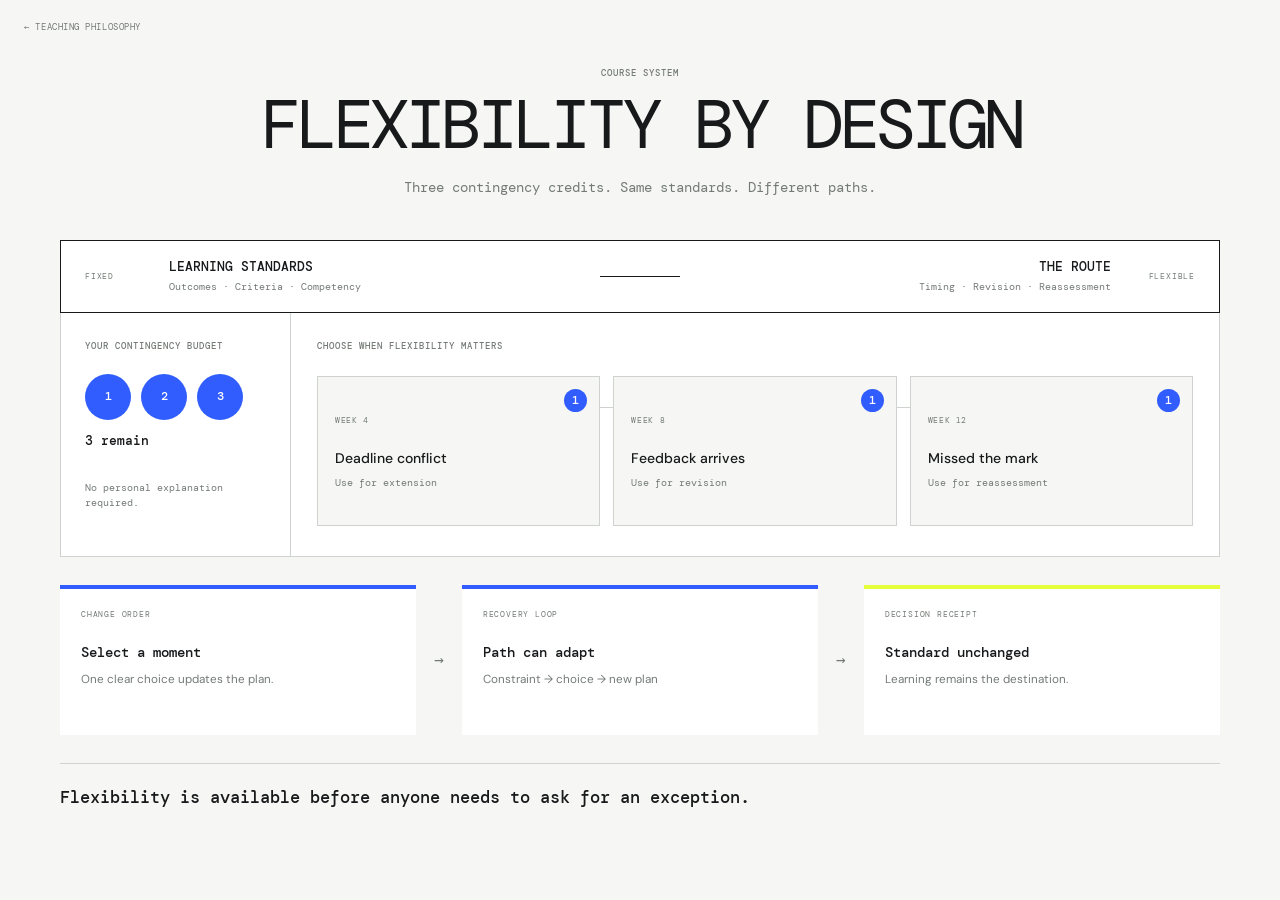
<file: flexibility-by-design/index.html>
<!doctype html>
<html lang="en">
<head>
  <meta charset="utf-8">
  <meta name="viewport" content="width=device-width, initial-scale=1">
  <meta name="description" content="An interactive look at a transparent, equitable course flexibility system.">
  <meta name="robots" content="noindex, nofollow">
  <meta property="og:title" content="Flexibility by Design">
  <meta property="og:description" content="Same standards. Different paths.">
  <meta property="og:type" content="website">
  <meta property="og:url" content="https://xingyao-prog.github.io/flexibility-by-design/">
  <meta property="og:image" content="https://xingyao-prog.github.io/flexibility-by-design/og.png">
  <meta property="og:image:width" content="1200">
  <meta property="og:image:height" content="630">
  <meta name="twitter:card" content="summary_large_image">
  <meta name="twitter:title" content="Flexibility by Design">
  <meta name="twitter:description" content="Same standards. Different paths.">
  <meta name="twitter:image" content="https://xingyao-prog.github.io/flexibility-by-design/og.png">
  <title>Flexibility by Design — Yao</title>
  <link rel="preconnect" href="https://fonts.googleapis.com">
  <link rel="preconnect" href="https://fonts.gstatic.com" crossorigin>
  <link href="https://fonts.googleapis.com/css2?family=DM+Mono:wght@400;500&family=DM+Sans:wght@400;500&display=swap" rel="stylesheet">
  <link rel="stylesheet" href="./styles.css">
</head>
<body>
  <a class="back-link" href="../teaching-experience/">← Teaching philosophy</a>

  <main>
    <header class="page-head">
      <p>COURSE SYSTEM</p>
      <h1>FLEXIBILITY BY DESIGN</h1>
      <span>Three contingency credits. Same standards. Different paths.</span>
    </header>

    <section class="standards" aria-label="Fixed and flexible parts of the course">
      <div>
        <small>FIXED</small>
        <strong>LEARNING STANDARDS</strong>
        <span>Outcomes · Criteria · Competency</span>
      </div>
      <i aria-hidden="true"></i>
      <div>
        <small>FLEXIBLE</small>
        <strong>THE ROUTE</strong>
        <span>Timing · Revision · Reassessment</span>
      </div>
    </section>

    <section class="semester" aria-labelledby="semester-title">
      <div class="budget">
        <p id="semester-title">YOUR CONTINGENCY BUDGET</p>
        <div class="tokens" aria-label="Three credits available">
          <span data-token>1</span><span data-token>2</span><span data-token>3</span>
        </div>
        <strong data-remaining aria-live="polite">3 remain</strong>
        <small>No personal explanation required.</small>
      </div>

      <div class="timeline">
        <p>CHOOSE WHEN FLEXIBILITY MATTERS</p>
        <div class="timeline-line" aria-hidden="true"></div>
        <div class="moments">
          <button type="button" data-choice="extension" aria-pressed="false">
            <small>WEEK 4</small><strong>Deadline conflict</strong><span>Use for extension</span><i aria-hidden="true">1</i>
          </button>
          <button type="button" data-choice="revision" aria-pressed="false">
            <small>WEEK 8</small><strong>Feedback arrives</strong><span>Use for revision</span><i aria-hidden="true">1</i>
          </button>
          <button type="button" data-choice="reassessment" aria-pressed="false">
            <small>WEEK 12</small><strong>Missed the mark</strong><span>Use for reassessment</span><i aria-hidden="true">1</i>
          </button>
        </div>
      </div>
    </section>

    <section class="system-flow" aria-label="What happens after a contingency credit is used">
      <article>
        <small>CHANGE ORDER</small>
        <strong data-change-title>Select a moment</strong>
        <p data-change-copy>One clear choice updates the plan.</p>
      </article>
      <b aria-hidden="true">→</b>
      <article>
        <small>RECOVERY LOOP</small>
        <strong data-recovery-title>Path can adapt</strong>
        <p data-recovery-copy>Constraint → choice → new plan</p>
      </article>
      <b aria-hidden="true">→</b>
      <article class="receipt">
        <small>DECISION RECEIPT</small>
        <strong data-receipt-title>Standard unchanged</strong>
        <p data-receipt-copy>Learning remains the destination.</p>
      </article>
    </section>

    <section class="principle" aria-live="polite">
      <p data-principle>Flexibility is available before anyone needs to ask for an exception.</p>
      <button type="button" data-reset hidden>Reset the semester</button>
    </section>
  </main>

  <script src="./script.js"></script>
</body>
</html>
</file>
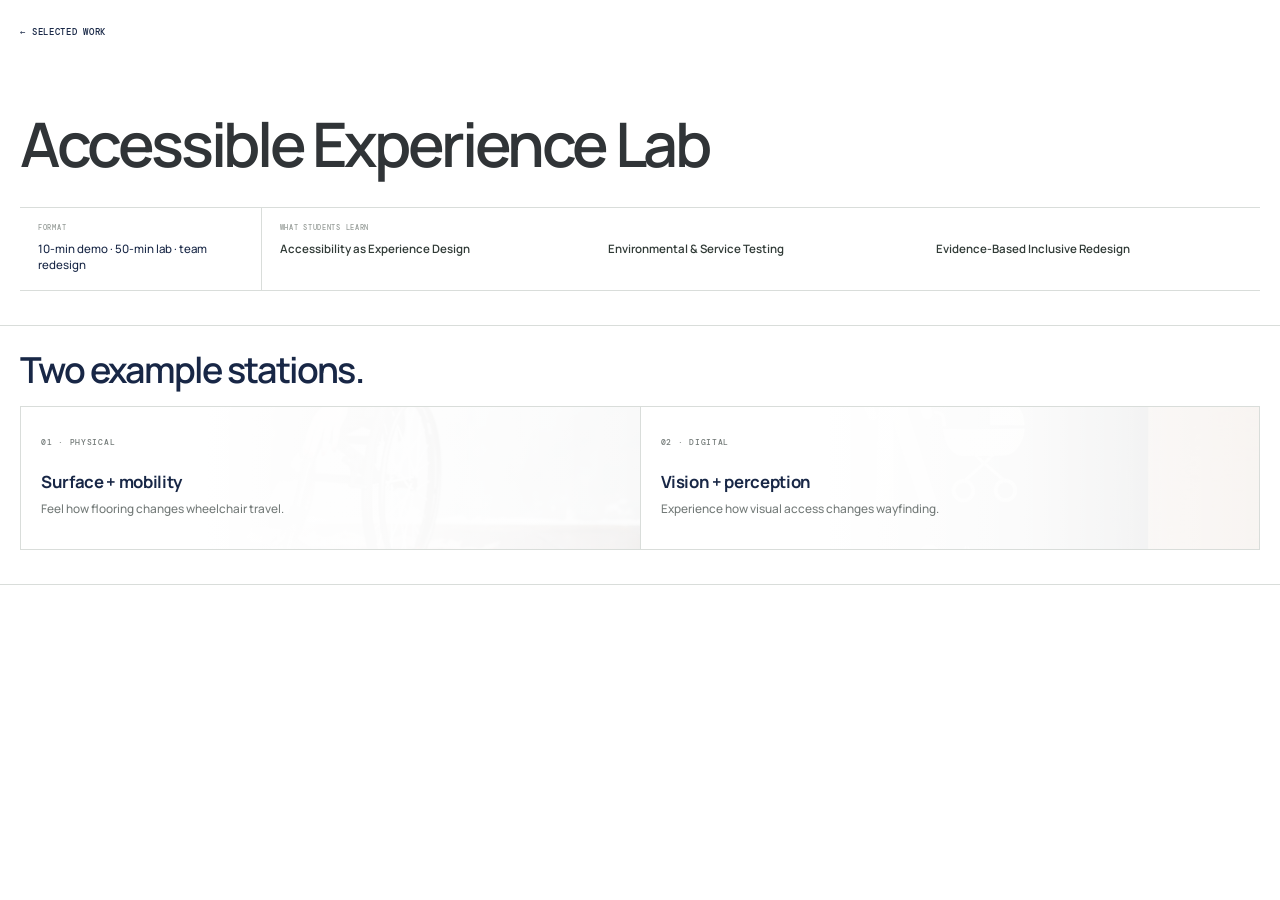
<file: inclusive-service-lab/index.html>
<!doctype html>
<html lang="en">
<head>
  <meta charset="utf-8">
  <meta name="viewport" content="width=device-width, initial-scale=1">
  <meta name="description" content="A hands-on accessible experience design lab with two example stations for testing mobility and visual-access conditions.">
  <title>Accessible Experience Lab — Yao</title>
  <style>
    @import url('https://fonts.googleapis.com/css2?family=DM+Mono:wght@400;500&family=Manrope:wght@400;500;600;700&display=swap');

    :root{
      --ink:#182746;
      --muted:#737a78;
      --paper:#ffffff;
      --soft:#f5f6f3;
      --line:#d9ddda;
      --green:#56c9a4;
      --pink:#ef8eab;
      --blue:#315dff;
    }

    *{box-sizing:border-box}
    html,body{margin:0;background:#fff;color:var(--ink)}
    body{font:500 15px/1.45 Manrope,Arial,sans-serif}
    button,a,input{font:inherit;color:inherit}
    button{cursor:pointer}
    .page{width:min(1240px,calc(100% - 40px));margin:auto}

    .topbar{
      height:64px;
      display:flex;
      align-items:center
    }
    .selected-work{color:inherit;text-decoration:none;white-space:nowrap;font:500 9px/1 DM Mono,monospace;text-transform:uppercase;letter-spacing:.08em}
    .selected-work:hover,.selected-work:focus-visible{text-decoration:underline;text-underline-offset:4px;outline:0}

    .hero{
      display:grid;
      grid-template-columns:minmax(0,1.25fr) minmax(260px,.75fr);
      gap:48px;
      align-items:end;
      padding:52px 0 34px
    }
    h1{
      margin:0;
      font-size:clamp(2.4rem,4.8vw,4.8rem);
      line-height:.92;
      letter-spacing:-.055em;
      font-weight:600;
      color:#303437
    }
    .hero-copy{
      margin:0 0 3px;
      max-width:390px;
      color:var(--muted);
      font-size:clamp(.92rem,1.3vw,1.06rem)
    }

    .snapshot{
      display:grid;
      grid-template-columns:minmax(220px,.78fr) minmax(0,3.22fr);
      border-top:1px solid var(--line);
      border-bottom:1px solid var(--line);
      margin-bottom:34px
    }
    .snapshot>div{padding:16px 18px}
    .snapshot>div:first-child{border-right:1px solid var(--line)}
    .snapshot small{
      display:block;
      margin-bottom:10px;
      color:#969c98;
      font:500 7px/1 DM Mono,monospace;
      letter-spacing:.1em;
      text-transform:uppercase
    }
    .snapshot p{margin:0;font-size:.72rem;line-height:1.45}
    .learn-grid{display:grid;grid-template-columns:repeat(3,1fr);gap:22px}
    .learn-grid p{font-weight:600;color:#313b37}

    .lab{
      border-top:1px solid var(--line);
      border-bottom:1px solid var(--line)
    }
    .lab-inner{padding:26px 0 34px}
    .lab-head{
      display:flex;
      align-items:flex-end;
      justify-content:space-between;
      gap:28px;
      margin-bottom:18px
    }
    .lab-head h2{
      margin:0;
      font-size:clamp(1.55rem,2.8vw,2.45rem);
      line-height:1;
      letter-spacing:-.045em;
      font-weight:600
    }
    .lab-head p{
      margin:0;
      color:var(--muted);
      font-size:.8rem
    }

    .station-tabs{
      display:grid;
      grid-template-columns:1fr 1fr;
      gap:1px;
      background:var(--line);
      border:1px solid var(--line)
    }
    .station-tab{
      position:relative;
      min-height:142px;
      padding:20px;
      border:0;
      background:#fff;
      text-align:left;
      overflow:hidden
    }
    .station-tab img{
      position:absolute;
      inset:0;
      width:100%;
      height:100%;
      object-fit:cover;
      opacity:.16;
      filter:grayscale(.25) contrast(.95);
      transition:opacity .25s,transform .35s
    }
    .station-tab:after{
      content:"";
      position:absolute;
      inset:0;
      background:linear-gradient(90deg,#fff 0 30%,rgba(255,255,255,.88) 62%,rgba(255,255,255,.48));
      pointer-events:none
    }
    .station-tab{
      cursor:pointer;
      transition:background .22s,border-color .22s,box-shadow .22s,transform .22s
    }
    .station-tab:hover{
      background:#f7f8f7;
      box-shadow:inset 0 0 0 2px rgba(24,39,70,.18)
    }
    .station-tab:hover img{opacity:.24;transform:scale(1.02)}
    .station-tab[aria-pressed="true"] img{opacity:.12;transform:scale(1.02)}
    .station-tab[aria-pressed="true"]{
      background:#eaf5ef;
      box-shadow:inset 0 0 0 3px var(--green),inset 0 7px 0 var(--green)
    }
    .station-tab[data-station="vision"][aria-pressed="true"]{
      background:#fff0f4;
      box-shadow:inset 0 0 0 3px var(--pink),inset 0 7px 0 var(--pink)
    }
    .station-no,.station-name,.station-desc{position:relative;z-index:2;display:block}
    .station-no{
      margin-bottom:24px;
      color:var(--muted);
      font:500 8px/1 DM Mono,monospace;
      letter-spacing:.09em
    }
    .station-name{font-size:1.05rem;font-weight:700;letter-spacing:-.02em}
    .station-desc{margin-top:6px;color:var(--muted);font-size:.74rem}

    .bench{
      display:none;
      grid-template-columns:minmax(0,1.42fr) minmax(290px,.58fr);
      gap:1px;
      margin-top:1px;
      background:var(--line);
      border:1px solid var(--line)
    }
    .bench.is-open{display:grid}
    .demo-wrap,.controls{background:#fff}
    .demo-wrap{position:relative;min-height:510px;padding:22px;overflow:hidden}
    .demo-meta{display:flex;align-items:flex-start;justify-content:space-between;gap:18px;margin-bottom:16px}
    .demo-kicker{
      margin:0 0 6px;
      color:var(--green);
      font:500 8px/1 DM Mono,monospace;
      letter-spacing:.11em;
      text-transform:uppercase
    }
    .demo-wrap.vision .demo-kicker{color:var(--pink)}
    .demo-title{
      margin:0;
      font-size:clamp(1.65rem,3vw,2.8rem);
      line-height:.95;
      letter-spacing:-.05em;
      font-weight:600
    }
    .demo-prompt{
      margin:3px 0 0;
      max-width:280px;
      color:var(--muted);
      font-size:.75rem;
      text-align:right
    }
    .demo{
      position:relative;
      height:390px;
      display:grid;
      place-items:center;
      background:var(--soft);
      overflow:hidden;
      touch-action:none
    }
    .demo svg{width:100%;height:100%;display:block}

    .controls{
      min-height:510px;
      padding:26px;
      display:flex;
      flex-direction:column;
      justify-content:space-between
    }
    .control-label{
      margin:0 0 14px;
      color:var(--muted);
      font:500 8px/1 DM Mono,monospace;
      letter-spacing:.1em;
      text-transform:uppercase
    }
    .option-list{display:grid;gap:8px}
    .option{
      border:1px solid var(--line);
      background:#fff;
      padding:12px 13px;
      text-align:left;
      font:500 9px/1.2 DM Mono,monospace;
      letter-spacing:.04em;
      text-transform:uppercase
    }
    .option:hover,.option:focus-visible{border-color:var(--ink)}
    .option[aria-pressed="true"]{border-color:var(--ink);box-shadow:inset 4px 0 0 var(--green)}
    .vision .option[aria-pressed="true"]{box-shadow:inset 4px 0 0 var(--pink)}

    .range-wrap{display:grid;gap:12px}
    .range-wrap input[type="range"]{width:100%;accent-color:var(--pink)}
    .range-labels{
      display:grid;
      grid-template-columns:repeat(4,1fr);
      gap:6px;
      color:var(--muted);
      font:500 7px/1.2 DM Mono,monospace;
      text-transform:uppercase;
      letter-spacing:.04em
    }
    .range-labels span:nth-child(2),.range-labels span:nth-child(3){text-align:center}
    .range-labels span:last-child{text-align:right}

    .readout{
      padding-top:20px;
      border-top:1px solid var(--line)
    }
    .readout small{
      display:block;
      color:var(--muted);
      font:500 8px/1 DM Mono,monospace;
      letter-spacing:.1em;
      text-transform:uppercase
    }
    .readout strong{
      display:block;
      margin:9px 0 7px;
      font-size:clamp(1.45rem,2.7vw,2.4rem);
      line-height:1;
      letter-spacing:-.045em
    }
    .readout span{display:block;color:var(--muted);font-size:.76rem;line-height:1.4}
    .caution{margin-top:14px;color:#8b8f8c;font-size:.69rem;line-height:1.45}

    .workflow{padding:50px 0 48px}
    .workflow-head{
      display:flex;
      justify-content:space-between;
      align-items:end;
      gap:30px;
      margin-bottom:20px
    }
    .workflow h2{
      margin:0;
      font-size:clamp(1.7rem,3vw,2.7rem);
      line-height:.96;
      letter-spacing:-.05em;
      font-weight:600
    }
    .workflow-head p{margin:0;color:var(--muted);font-size:.78rem}
    .steps{display:grid;grid-template-columns:repeat(4,1fr);border-top:1px solid var(--line);border-bottom:1px solid var(--line)}
    .step{padding:18px 16px;border-right:1px solid var(--line)}
    .step:last-child{border-right:0}
    .step small{
      display:block;
      margin-bottom:10px;
      color:#979d99;
      font:500 7px/1 DM Mono,monospace;
      letter-spacing:.09em;
      text-transform:uppercase
    }
    .step b{display:block;font-size:.86rem;font-weight:600}
    .step span{display:block;margin-top:5px;color:var(--muted);font-size:.7rem}

    .boundary{
      display:flex;
      align-items:center;
      gap:13px;
      margin-top:18px;
      padding:14px 16px;
      background:#f7f7f5;
      color:#515956
    }
    .boundary-mark{
      flex:0 0 auto;
      display:grid;
      place-items:center;
      width:31px;
      height:31px;
      border:1px solid var(--line);
      border-radius:50%;
      font-size:16px
    }
    .boundary b{font-size:.72rem;font-weight:600}
    .boundary span{margin-left:6px;color:var(--muted);font-size:.69rem}
    .sources{margin:14px 0 0;color:#929793;font:400 7px/1.6 DM Mono,monospace}
    .sources a{color:inherit}

    @media(max-width:900px){
      .hero{grid-template-columns:1fr;gap:22px}
      .snapshot{grid-template-columns:1fr}
      .snapshot>div:first-child{border-right:0;border-bottom:1px solid var(--line)}
      .bench{grid-template-columns:1fr}
      .controls{min-height:auto;gap:28px}
      .demo-wrap{min-height:auto}
      .steps{grid-template-columns:1fr 1fr}
      .step:nth-child(2){border-right:0}
      .step:nth-child(-n+2){border-bottom:1px solid var(--line)}
    }

    @media(max-width:620px){
      .page{width:calc(100% - 22px)}
      .topbar{height:58px}
      .hero{padding:42px 0 28px}
      .learn-grid{grid-template-columns:1fr;gap:6px}
      .station-tabs{grid-template-columns:1fr}
      .station-tab{min-height:120px}
      .bench{margin-top:1px}
      .demo-wrap{padding:18px 14px}
      .demo-meta{display:block}
      .demo-prompt{text-align:left;margin-top:10px}
      .demo{height:330px}
      .controls{padding:20px 16px}
      .workflow-head{display:block}
      .workflow-head p{margin-top:10px}
      .steps{grid-template-columns:1fr}
      .step{border-right:0;border-bottom:1px solid var(--line)}
      .step:last-child{border-bottom:0}
      .boundary{align-items:flex-start}
    }

    @media(prefers-reduced-motion:reduce){*{animation:none!important;transition:none!important}}
  </style>
</head>
<body>
  <div class="page">
    <header class="topbar">
      <a class="selected-work" href="../index.html">← Selected work</a>
    </header>

    <section class="hero">
      <div>
        <h1>Accessible Experience Lab</h1>
      </div>
    </section>

    <section class="snapshot" aria-label="Teaching format and learning points">
      <div>
        <small>Format</small>
        <p>10-min demo · 50-min lab · team redesign</p>
      </div>
      <div>
        <small>What students learn</small>
        <div class="learn-grid">
          <p>Accessibility as Experience Design</p>
          <p>Environmental &amp; Service Testing</p>
          <p>Evidence-Based Inclusive Redesign</p>
        </div>
      </div>
    </section>
  </div>

  <section class="lab" aria-labelledby="lab-title">
    <div class="page lab-inner">
      <div class="lab-head">
        <h2 id="lab-title">Two example stations.</h2>
      </div>

      <div class="station-tabs" role="tablist" aria-label="Example accessibility test stations">
        <button class="station-tab" type="button" role="tab" data-station="surface" aria-pressed="false" aria-selected="false">
          <img src="../assets/lab-surface.jpg" alt="" aria-hidden="true">
          <span class="station-no">01 · PHYSICAL</span>
          <span class="station-name">Surface + mobility</span>
          <span class="station-desc">Feel how flooring changes wheelchair travel.</span>
        </button>
        <button class="station-tab" type="button" role="tab" data-station="vision" aria-pressed="false" aria-selected="false">
          <img src="../assets/lab-vision.jpg" alt="" aria-hidden="true">
          <span class="station-no">02 · DIGITAL</span>
          <span class="station-name">Vision + perception</span>
          <span class="station-desc">Experience how visual access changes wayfinding.</span>
        </button>
      </div>

      <section class="bench" aria-live="polite">
        <div class="demo-wrap" id="demoWrap">
          <div class="demo-meta">
            <div>
              <p class="demo-kicker" id="demoKicker"></p>
              <h3 class="demo-title" id="demoTitle"></h3>
            </div>
          </div>
          <div class="demo" id="demo"></div>
        </div>

        <aside class="controls" id="controls"></aside>
      </section>
    </div>
  </section>

  <script>
    const tabs=[...document.querySelectorAll('.station-tab')];
    const demo=document.getElementById('demo');
    const demoWrap=document.getElementById('demoWrap');
    const demoKicker=document.getElementById('demoKicker');
    const demoTitle=document.getElementById('demoTitle');
    const controls=document.getElementById('controls');
    const bench=document.querySelector('.bench');

    let current='surface';
    let surfaceIndex=0;
    let visionIndex=0;

    const surfaceStates=[
      {name:'Smooth floor',level:'Low resistance',factor:1,fill:'#dcefe6',pattern:''},
      {name:'Low-pile carpet',level:'Medium resistance',factor:.62,fill:'url(#carpetLow)',pattern:'low'},
      {name:'Plush carpet',level:'High resistance',factor:.34,fill:'url(#carpetDeep)',pattern:'deep'}
    ];

    const visionStates=[
      {name:'Clear view',value:'Open field',radius:0,contrast:1,blur:0},
      {name:'Reduced contrast',value:'Lower contrast',radius:0,contrast:.58,blur:.7},
      {name:'Narrowed field',value:'Narrow field',radius:108,contrast:.78,blur:0},
      {name:'Tube view',value:'Very narrow field',radius:42,contrast:.82,blur:0}
    ];

    function surfaceSvg(index){
      const s=surfaceStates[index];
      return `
        <svg class="surface-svg" viewBox="0 0 720 390" role="img" aria-label="Drag a wheelchair across ${s.name}">
          <defs>
            <pattern id="carpetLow" width="14" height="14" patternUnits="userSpaceOnUse">
              <path d="M0 11Q7 6 14 11" fill="none" stroke="#8b918d" stroke-width="2"/>
            </pattern>
            <pattern id="carpetDeep" width="16" height="16" patternUnits="userSpaceOnUse">
              <path d="M0 13Q8 1 16 13" fill="none" stroke="#777e79" stroke-width="4"/>
            </pattern>
          </defs>
          <rect width="720" height="390" fill="#f5f6f3"/>
          <rect y="258" width="720" height="132" fill="${s.fill}"/>
          <line x1="72" y1="330" x2="648" y2="330" stroke="#ef8eab" stroke-width="3" stroke-dasharray="8 10"/>
          <path d="M631 320l17 10-17 10" fill="none" stroke="#ef8eab" stroke-width="3"/>
          <text x="360" y="52" text-anchor="middle" fill="#737a78" font-family="DM Mono" font-size="11" letter-spacing="2">DRAG THE WHEELCHAIR →</text>
          <g id="surfaceChair" class="surface-chair" role="slider" tabindex="0" aria-label="Wheelchair travel" aria-valuemin="0" aria-valuemax="100" aria-valuenow="0">
            <circle cx="150" cy="208" r="68" fill="#fff" fill-opacity=".58" stroke="#182746" stroke-width="8"/>
            <circle cx="286" cy="259" r="31" fill="#fff" fill-opacity=".58" stroke="#182746" stroke-width="7"/>
            <path d="M150 112v82h112l24 65M150 194l-48 125" fill="none" stroke="#182746" stroke-width="8" stroke-linecap="round" stroke-linejoin="round"/>
            <circle cx="150" cy="91" r="14" fill="#56c9a4"/>
          </g>
        </svg>`;
    }

    function visionSvg(index){
      const s=visionStates[index];
      const restricted=index>=2;
      const aperture=restricted?`
        <mask id="visionMask">
          <rect width="720" height="390" fill="white"/>
          <circle id="visionHole" cx="360" cy="190" r="${s.radius}" fill="black"/>
        </mask>
        <rect width="720" height="390" fill="#182746" fill-opacity=".91" mask="url(#visionMask)"/>
        <circle id="visionRing" cx="360" cy="190" r="${s.radius}" fill="none" stroke="#ef8eab" stroke-width="${index===3?4:3}" opacity=".9"/>`:'';

      return `
        <svg id="visionSvg" viewBox="0 0 720 390" role="img" aria-label="Wayfinding scene under ${s.name}">
          <defs>
            <filter id="visionBlur"><feGaussianBlur stdDeviation="${s.blur}"/></filter>
          </defs>
          <rect width="720" height="390" fill="#eef1ee"/>
          <g filter="url(#visionBlur)" opacity="${s.contrast}">
            <rect x="0" y="282" width="720" height="108" fill="#dfe4df"/>
            <path d="M95 282V82h530v200" fill="none" stroke="#b9c1bc" stroke-width="18"/>
            <rect x="428" y="88" width="206" height="118" rx="4" fill="#182746"/>
            <text x="531" y="139" text-anchor="middle" fill="#fff" font-family="Manrope" font-size="25" font-weight="700">CHECK-IN</text>
            <path d="M472 172h119m-24-20 24 20-24 20" fill="none" stroke="#56c9a4" stroke-width="8" stroke-linecap="round" stroke-linejoin="round"/>
            <circle cx="164" cy="213" r="31" fill="#ef8eab" opacity=".8"/>
            <rect x="134" y="242" width="60" height="40" rx="18" fill="#8d9691"/>
            <circle cx="310" cy="226" r="24" fill="#56c9a4" opacity=".55"/>
            <rect x="287" y="248" width="46" height="34" rx="15" fill="#9ba39e"/>
          </g>
          ${aperture}
          ${restricted?'<text x="360" y="360" text-anchor="middle" fill="#ffffff" font-family="DM Mono" font-size="10" letter-spacing="1.6">MOVE THE VIEW WITH YOUR POINTER</text>':''}
        </svg>`;
    }

    function initSurfaceDrag(index){
      const svg=demo.querySelector('.surface-svg');
      const chair=document.getElementById('surfaceChair');
      if(!svg||!chair)return;

      const factor=surfaceStates[index].factor;
      const max=285;
      let offset=0,start=0,origin=0,dragging=false;

      const point=e=>{
        const r=svg.getBoundingClientRect();
        return (e.clientX-r.left)*720/r.width;
      };

      const render=()=>{
        chair.setAttribute('transform',`translate(${offset} 0)`);
        const pct=Math.round(offset/max*100);
        chair.setAttribute('aria-valuenow',String(pct));
        const note=document.getElementById('surfaceNote');
        if(note)note.textContent=`${pct}% travel · same pointer movement, different travel distance`;
      };

      chair.addEventListener('pointerdown',e=>{
        dragging=true;
        start=point(e);
        origin=offset;
        chair.setPointerCapture(e.pointerId);
      });
      chair.addEventListener('pointermove',e=>{
        if(!dragging)return;
        offset=Math.max(0,Math.min(max,origin+(point(e)-start)*factor));
        render();
      });
      chair.addEventListener('pointerup',()=>dragging=false);
      chair.addEventListener('pointercancel',()=>dragging=false);
      chair.addEventListener('keydown',e=>{
        if(!['ArrowLeft','ArrowRight'].includes(e.key))return;
        e.preventDefault();
        offset=Math.max(0,Math.min(max,offset+(e.key==='ArrowRight'?16:-16)*factor));
        render();
      });
      render();
    }

    function initVisionPointer(index){
      if(index<2)return;
      const svg=document.getElementById('visionSvg');
      const hole=document.getElementById('visionHole');
      const ring=document.getElementById('visionRing');
      if(!svg||!hole||!ring)return;

      const move=e=>{
        const r=svg.getBoundingClientRect();
        const x=Math.max(0,Math.min(720,(e.clientX-r.left)*720/r.width));
        const y=Math.max(0,Math.min(390,(e.clientY-r.top)*390/r.height));
        hole.setAttribute('cx',x);hole.setAttribute('cy',y);
        ring.setAttribute('cx',x);ring.setAttribute('cy',y);
      };
      svg.addEventListener('pointermove',move);
      svg.addEventListener('pointerdown',move);
    }

    function renderSurface(){
      demoWrap.className='demo-wrap surface';
      demoKicker.textContent='Example station 01 · Physical test';
      demoTitle.textContent='Surface + mobility';
      demo.innerHTML=surfaceSvg(surfaceIndex);
      controls.className='controls surface';
      controls.innerHTML=`
        <div>
          <p class="control-label">Surface</p>
          <div class="option-list">
            ${surfaceStates.map((s,i)=>`<button class="option" type="button" data-surface="${i}" aria-pressed="${i===surfaceIndex}">${s.name}</button>`).join('')}
          </div>
        </div>
        <div class="readout">
          <small>Resistance</small>
          <strong id="surfaceLevel">${surfaceStates[surfaceIndex].level}</strong>
        </div>`;

      controls.querySelectorAll('[data-surface]').forEach(button=>button.addEventListener('click',()=>{
        surfaceIndex=Number(button.dataset.surface);
        renderSurface();
      }));
      initSurfaceDrag(surfaceIndex);
    }

    function renderVision(){
      demoWrap.className='demo-wrap vision';
      demoKicker.textContent='Example station 02 · Digital test';
      demoTitle.textContent='Vision + perception';
      demo.innerHTML=visionSvg(visionIndex);
      controls.className='controls vision';
      controls.innerHTML=`
        <div>
          <p class="control-label">Visual access condition</p>
          <div class="range-wrap">
            <input id="visionRange" type="range" min="0" max="3" step="1" value="${visionIndex}" aria-label="Visual access condition">
            <div class="range-labels"><span>Clear</span><span>Low contrast</span><span>Narrow</span><span>Tube view</span></div>
          </div>
          <p class="caution">Move the pointer to scan when the field narrows.</p>
        </div>
        <div class="readout">
          <small>Condition</small>
          <strong id="visionValue">${visionStates[visionIndex].value}</strong>
          <span>${visionIndex===0?'Find the check-in sign.':visionIndex===1?'Notice how contrast changes recognition.':visionIndex===2?'Scan the scene through a narrowed field.':'Scan through a very small one-eye viewing field.'}</span>
        </div>`;

      const range=document.getElementById('visionRange');
      range.addEventListener('input',()=>{
        visionIndex=Number(range.value);
        renderVision();
      });
      initVisionPointer(visionIndex);
    }

    function selectStation(name){
      current=name;
      bench.classList.add('is-open');
      tabs.forEach(tab=>{
        const active=tab.dataset.station===name;
        tab.setAttribute('aria-pressed',String(active));
        tab.setAttribute('aria-selected',String(active));
      });
      if(name==='surface')renderSurface();
      else renderVision();
    }

    tabs.forEach(tab=>tab.addEventListener('click',()=>selectStation(tab.dataset.station)));
  </script>
</body>
</html>
</file>
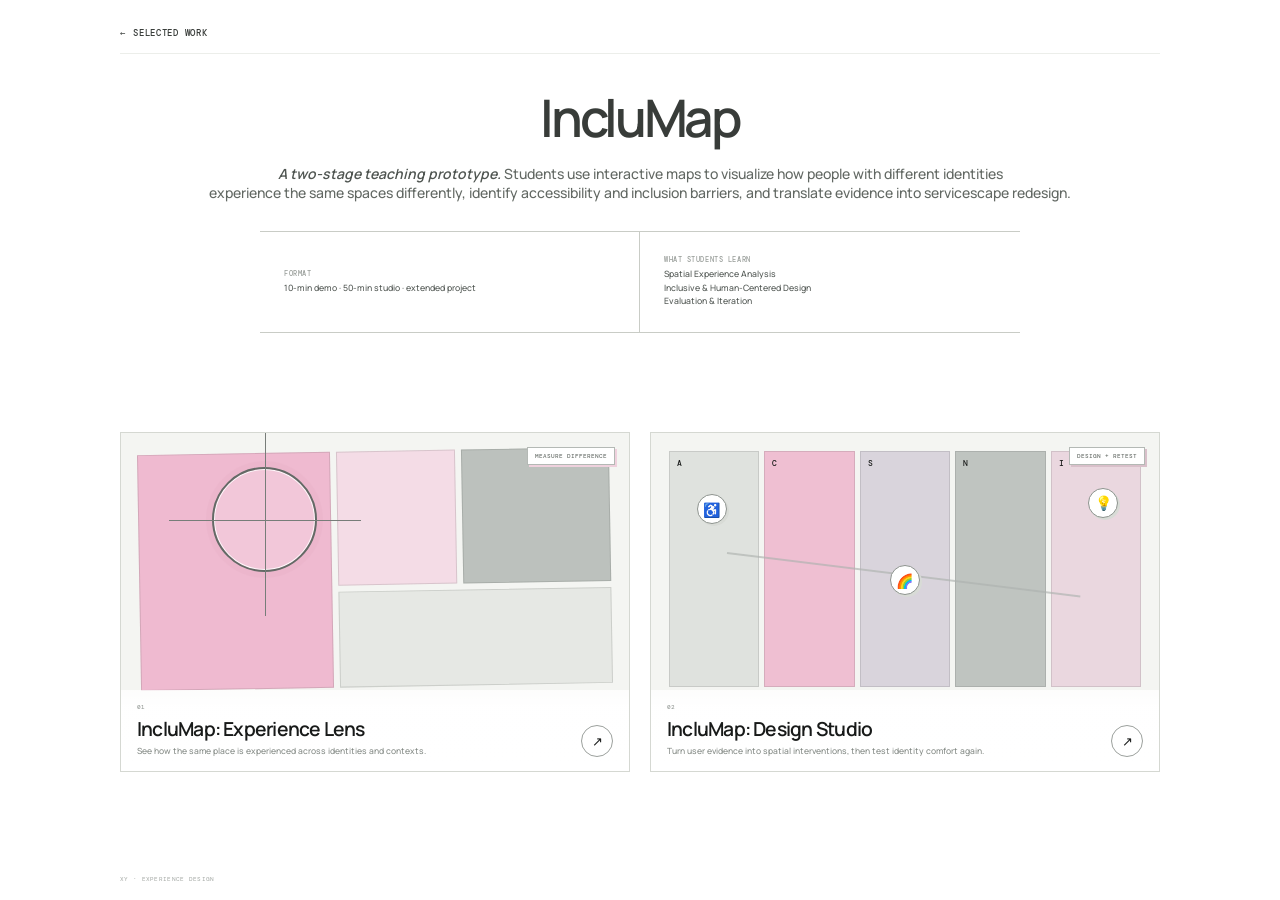
<file: maps/index.html>
<!doctype html>
<html lang="en">
<head>
  <meta charset="utf-8">
  <meta name="viewport" content="width=device-width, initial-scale=1">
  <meta name="robots" content="noindex, nofollow">
  <meta name="description" content="An interactive, two-stage teaching prototype for evidence-based inclusive experience design.">
  <title>IncluMap — Evidence-Based Inclusive Experience Design</title>
  <style>
    @import url('https://fonts.googleapis.com/css2?family=DM+Mono:wght@400;500&family=Manrope:wght@400;500;600;700&display=swap');
    :root{--ink:#181a19;--paper:#f6f5f0;--silver:#dedfda;--line:#c9ccc6;--pink:#ff4f97;--pink-soft:#ffc6dc;--yellow:#dfff00;--violet:#8c70ff;--cyan:#65d7e8}*{box-sizing:border-box}html,body{margin:0;min-height:100%;background:var(--paper);color:var(--ink);font:500 14px/1.4 Manrope,Arial,sans-serif}body{overflow-x:hidden}.page{width:min(1180px,calc(100% - 36px));min-height:100svh;margin:auto;padding:18px 0 22px;display:grid;grid-template-rows:48px auto auto 1fr 32px;gap:18px}.top{display:flex;align-items:center;justify-content:space-between}.back,.series{color:inherit;text-decoration:none;font:500 9px/1 DM Mono,monospace;text-transform:uppercase;letter-spacing:.08em}.back{display:flex;align-items:center;gap:7px}.back:before{content:"←";transition:transform .2s}.back:hover:before{transform:translateX(-4px)}.series{color:#777d78}.intro{max-width:780px;margin:4vh auto 1vh;text-align:center}.eyebrow{margin:0 0 12px;color:#777d78;font:500 9px/1 DM Mono,monospace;text-transform:uppercase;letter-spacing:.08em}.intro h1{margin:0;font-size:clamp(2rem,4.7vw,4.9rem);line-height:.94;letter-spacing:-.075em}.intro h1 em{font-style:normal;color:var(--pink)}.intro>p:last-child{max-width:1040px;margin:20px auto 0;color:#626863;font-size:clamp(.8rem,1.15vw,1rem)}.teaching-snapshot{display:grid;grid-template-columns:145px 1fr;border-top:1px solid var(--line);border-bottom:1px solid var(--line);background:#fff}.snapshot-label{padding:13px 14px;border-right:1px solid var(--line);display:flex;flex-direction:column;justify-content:center}.snapshot-label span,.teaching-snapshot dt{font:500 7px/1 DM Mono,monospace;text-transform:uppercase;letter-spacing:.08em}.snapshot-label small{margin-top:7px;color:#a24b70;font:500 6px/1.2 DM Mono,monospace}.teaching-snapshot dl{margin:0;display:grid;grid-template-columns:repeat(4,1fr)}.teaching-snapshot dl>div{min-width:0;padding:12px 13px;border-right:1px solid var(--line)}.teaching-snapshot dl>div:last-child{border-right:0}.teaching-snapshot dt{color:#999e9a}.teaching-snapshot dd{margin:6px 0 0;color:#525854;font-size:.62rem;line-height:1.35}.projects{align-self:center;display:grid;grid-template-columns:1fr 1fr;gap:14px;margin-top:16px}.card{position:relative;aspect-ratio:1.32/1;min-height:330px;overflow:hidden;border:1px solid var(--ink);color:var(--ink);text-decoration:none;isolation:isolate;transition:transform .35s cubic-bezier(.2,.8,.2,1),box-shadow .35s}.card:hover,.card:focus-visible{transform:translateY(-7px);box-shadow:0 10px 0 var(--ink);outline:0}.visual{position:absolute;inset:0;overflow:hidden}.card-copy{position:absolute;z-index:8;left:0;right:0;bottom:0;display:grid;grid-template-columns:1fr auto;gap:14px;align-items:end;padding:20px;background:linear-gradient(0deg,rgba(255,255,255,.96) 0%,rgba(255,255,255,.9) 70%,transparent 100%)}.number{display:block;margin-bottom:7px;color:#777d78;font:500 8px/1 DM Mono,monospace;letter-spacing:.08em;text-transform:uppercase}.card h2{margin:0;font-size:clamp(1.25rem,2.2vw,2rem);letter-spacing:-.055em}.card p{margin:6px 0 0;color:#616762;font-size:.72rem}.enter{width:42px;height:42px;border:1px solid var(--ink);border-radius:50%;display:grid;place-items:center;font-size:18px;background:#fff;transition:.25s}.card:hover .enter,.card:focus-visible .enter{background:var(--yellow);transform:rotate(-28deg)}

    /* Experience Lens: identities reveal different readings of the same town. */
    .lens-card{background:#e7e8e3}.lens-town{position:absolute;inset:24px 24px 108px;display:grid;grid-template-columns:1.3fr .8fr 1fr;grid-template-rows:1fr .72fr;gap:8px;transform:rotate(-2deg) scale(1.03)}.lens-town i{border:1px solid rgba(24,26,25,.28);background:#d8dad4;transition:background .4s}.lens-town i:nth-child(1){grid-row:1/3;background:#ff4f97}.lens-town i:nth-child(2){background:#f4b4ce}.lens-town i:nth-child(3){background:#575c59}.lens-town i:nth-child(4){grid-column:2/4;background:#d4d6d1}.scan{position:absolute;z-index:4;width:150px;height:150px;border:2px solid var(--ink);border-radius:50%;left:18%;top:10%;background:rgba(255,255,255,.18);box-shadow:0 0 0 8px rgba(223,255,0,.75),inset 0 0 0 1px rgba(255,255,255,.9);animation:scan 6s cubic-bezier(.55,.05,.4,.95) infinite}.scan:before,.scan:after{content:"";position:absolute;background:var(--ink)}.scan:before{width:1px;height:190%;left:50%;top:-45%}.scan:after{height:1px;width:190%;top:50%;left:-45%}.lens-card:hover .lens-town i:nth-child(1){background:#d5d7d2}.lens-card:hover .lens-town i:nth-child(4){background:#ff4f97}.lens-tag{position:absolute;z-index:5;right:20px;top:20px;padding:7px 9px;background:#fff;border:1px solid var(--ink);font:500 8px/1 DM Mono,monospace;text-transform:uppercase;box-shadow:3px 3px 0 var(--pink)}

    /* Design Studio: five evidence categories become a coherent intervention. */
    .studio-card{background:#20211f;color:#fff}.five-grid{position:absolute;inset:24px 24px 108px;display:grid;grid-template-columns:repeat(5,1fr);gap:7px}.five-grid i{position:relative;border:1px solid rgba(255,255,255,.55);overflow:hidden}.five-grid i:nth-child(1){background:var(--yellow)}.five-grid i:nth-child(2){background:var(--pink)}.five-grid i:nth-child(3){background:var(--violet)}.five-grid i:nth-child(4){background:#8f9690}.five-grid i:nth-child(5){background:var(--cyan)}.five-grid i:before{content:attr(data-letter);position:absolute;left:7px;top:7px;color:#181a19;font:500 8px/1 DM Mono,monospace}.design-dot{position:absolute;z-index:4;width:38px;height:38px;display:grid;place-items:center;border-radius:50%;border:1px solid var(--ink);background:#fff;color:#181a19;font-size:19px;box-shadow:3px 3px 0 var(--ink);animation:place 4.8s cubic-bezier(.2,.8,.2,1) infinite}.dot-a{left:9%;top:18%;animation-delay:-.2s}.dot-b{left:47%;top:39%;animation-delay:-1.8s}.dot-c{right:8%;top:16%;animation-delay:-3.2s}.link-line{position:absolute;z-index:3;left:15%;right:15%;top:35%;height:2px;background:#fff;transform:rotate(7deg);transform-origin:left;animation:line 4s ease-in-out infinite}.studio-card .card-copy{color:var(--ink)}.studio-tag{position:absolute;z-index:5;right:20px;top:20px;padding:7px 9px;background:var(--yellow);border:1px solid var(--ink);color:var(--ink);font:500 8px/1 DM Mono,monospace;text-transform:uppercase;box-shadow:3px 3px 0 var(--pink)}.foot{display:flex;align-items:end;justify-content:space-between;color:#7b817c;font:400 7px/1 DM Mono,monospace;text-transform:uppercase;letter-spacing:.05em}

    @keyframes scan{0%,100%{transform:translate(0,0) scale(.86)}35%{transform:translate(155%,20%) scale(1)}65%{transform:translate(95%,82%) scale(.76)}}@keyframes place{0%,18%{opacity:0;transform:translateY(-24px) scale(.65)}32%,82%{opacity:1;transform:none}100%{opacity:0;transform:translateY(8px)}}@keyframes line{0%,100%{transform:rotate(7deg) scaleX(.25);opacity:.25}50%{transform:rotate(7deg) scaleX(1);opacity:1}}

    /* Lighter, quieter series page. */
    html,body{background:#fff;color:#383c39}.page{width:min(1040px,calc(100% - 52px));padding:14px 0 18px;grid-template-rows:40px auto auto 1fr 26px;gap:10px}.top{border-bottom:1px solid #eceeea}.intro{max-width:1040px;margin:28px auto 18px}.intro h1{font-size:clamp(2.1rem,4.2vw,3.7rem);line-height:1;letter-spacing:-.065em;font-weight:600}.intro .prototype{max-width:1040px;margin:18px auto 0;color:#777d78;font-size:clamp(.7rem,.9vw,.82rem)}.intro .prototype em{color:#505652;font-weight:600}.desktop-break{display:none}.teaching-snapshot{display:block;width:min(760px,100%);margin:0 auto}.teaching-snapshot dl{grid-template-columns:repeat(2,minmax(0,1fr))}.teaching-snapshot dl>div{min-height:100px;padding:18px 24px;display:flex;flex-direction:column;justify-content:center}.learning-list{display:grid;gap:2px}.projects{gap:20px;margin-top:16px}.card{aspect-ratio:1.5/1;min-height:280px;border-color:#d5d8d2;background:#f7f8f5}.card:hover,.card:focus-visible{transform:translateY(-4px);box-shadow:0 6px 0 #e6e8e3}.card:hover:after,.card:focus-visible:after{content:"";position:absolute;inset:0;border:1px solid #747a75;pointer-events:none}.card-copy{padding:14px 16px;background:linear-gradient(0deg,#fff 0%,rgba(255,255,255,.98) 80%,rgba(255,255,255,.78) 100%)}.number{margin-bottom:5px;color:#9a9f9b;font-size:6px}.card h2{font-size:clamp(1rem,1.6vw,1.38rem);letter-spacing:-.04em;font-weight:600}.card p{margin-top:4px;color:#858b86;font-size:.61rem}.enter{width:32px;height:32px;border-color:#9ca19d;font-size:13px}.card:hover .enter,.card:focus-visible .enter{background:#efd0dd}.lens-card{background:#f4f5f2}.lens-town{inset:18px 18px 84px;gap:6px;transform:rotate(-1deg)}.lens-town i{border-color:rgba(56,60,57,.15)}.lens-town i:nth-child(1){background:#efbad0}.lens-town i:nth-child(2){background:#f4dce6}.lens-town i:nth-child(3){background:#bcc1bd}.lens-town i:nth-child(4){background:#e6e8e4}.scan{width:105px;height:105px;border-color:#646a66;box-shadow:0 0 0 6px rgba(233,180,201,.5),inset 0 0 0 1px rgba(255,255,255,.9)}.scan:before,.scan:after{background:#777d79}.lens-tag,.studio-tag{right:14px;top:14px;padding:5px 7px;border-color:#b4b9b5;background:#fff;color:#6d736e;font-size:6px;box-shadow:2px 2px 0 #efd1dd}.studio-card{background:#f4f5f2;color:#383c39}.five-grid{inset:18px 18px 84px;gap:5px}.five-grid i{border-color:rgba(56,60,57,.14)}.five-grid i:nth-child(1){background:#dfe2de}.five-grid i:nth-child(2){background:#efbfd2}.five-grid i:nth-child(3){background:#d9d4dc}.five-grid i:nth-child(4){background:#bfc4c0}.five-grid i:nth-child(5){background:#ead7df}.design-dot{width:30px;height:30px;border-color:#8d938e;font-size:14px;box-shadow:2px 2px 0 #d8dbd6}.link-line{background:#aeb3af;opacity:.65}.studio-tag{background:#fff;box-shadow:2px 2px 0 #d9c0ca}.foot{color:#a0a5a1;font-size:6px}

    @media(min-width:1100px){.intro .prototype{white-space:nowrap}.desktop-break{display:initial}}

    @media(max-width:760px){.page{width:min(100% - 22px,600px);grid-template-rows:38px auto auto 1fr 26px}.intro{margin:22px auto 14px}.teaching-snapshot dl{grid-template-columns:1fr}.teaching-snapshot dl>div{min-height:92px;border-right:0;border-bottom:1px solid var(--line)}.teaching-snapshot dl>div:last-child{border-bottom:0}.projects{grid-template-columns:1fr;gap:15px}.card{aspect-ratio:1.3/1;min-height:300px}.scan{width:90px;height:90px}.five-grid,.lens-town{inset:14px 14px 78px}.card-copy{padding:13px}}@media(prefers-reduced-motion:reduce){*,*:before,*:after{animation:none!important;transition:none!important}}
  </style>
</head>
<body>
  <main class="page">
    <header class="top"><a class="back" href="../index.html">Selected work</a></header>
    <section class="intro">
      <h1>IncluMap</h1>
      <p class="prototype"><em>A two-stage teaching prototype.</em> Students use interactive maps to visualize how people with different identities<br class="desktop-break"> experience the same spaces differently, identify accessibility and inclusion barriers, and translate evidence into servicescape redesign.</p>
    </section>
    <section class="teaching-snapshot" aria-label="Teaching format and learning outcomes">
      <dl>
        <div><dt>Format</dt><dd>10-min demo · 50-min studio · extended project</dd></div>
        <div><dt>What students learn</dt><dd class="learning-list"><span>Spatial Experience Analysis</span><span>Inclusive &amp; Human-Centered Design</span><span>Evaluation &amp; Iteration</span></dd></div>
      </dl>
    </section>
    <section class="projects" aria-label="IncluMap projects">
      <a class="card lens-card" href="./experience-lens/index.html" aria-label="Open IncluMap Experience Lens">
        <div class="visual" aria-hidden="true"><div class="lens-town"><i></i><i></i><i></i><i></i></div><i class="scan"></i><span class="lens-tag">Measure difference</span></div>
        <div class="card-copy"><div><span class="number">01</span><h2>IncluMap: Experience Lens</h2><p>See how the same place is experienced across identities and contexts.</p></div><span class="enter">↗</span></div>
      </a>
      <a class="card studio-card" href="./design-studio/index.html" aria-label="Open IncluMap Design Studio">
        <div class="visual" aria-hidden="true"><div class="five-grid"><i data-letter="A"></i><i data-letter="C"></i><i data-letter="S"></i><i data-letter="N"></i><i data-letter="I"></i></div><span class="design-dot dot-a">♿</span><span class="design-dot dot-b">🌈</span><span class="design-dot dot-c">💡</span><i class="link-line"></i><span class="studio-tag">Design + retest</span></div>
        <div class="card-copy"><div><span class="number">02</span><h2>IncluMap: Design Studio</h2><p>Turn user evidence into spatial interventions, then test identity comfort again.</p></div><span class="enter">↗</span></div>
      </a>
    </section>
    <footer class="foot"><span>XY · Experience design</span></footer>
  </main>
</body>
</html>
</file>
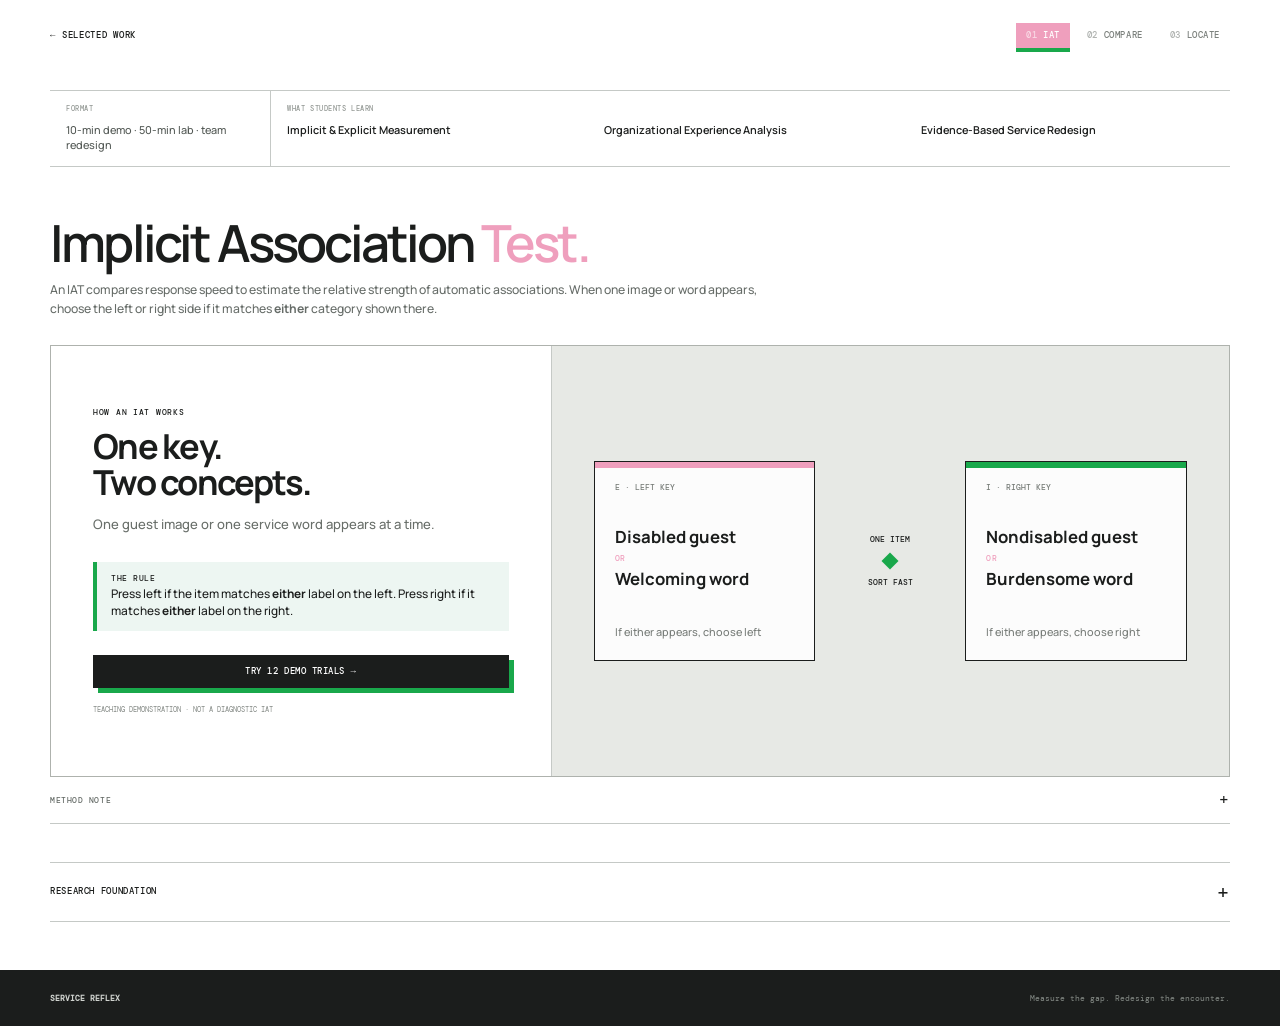
<file: service-reflex/index.html>
<!doctype html>
<html lang="en">
<head>
  <meta charset="utf-8">
  <meta name="viewport" content="width=device-width,initial-scale=1">
  <meta name="robots" content="noindex,nofollow">
  <meta name="description" content="A concise interactive teaching demonstration of explicit and implicit measurement in event service design.">
  <title>Service Reflex — Explicit × Implicit Experience Lab</title>
  <link rel="preconnect" href="https://fonts.googleapis.com">
  <link rel="preconnect" href="https://fonts.gstatic.com" crossorigin>
  <link href="https://fonts.googleapis.com/css2?family=DM+Mono:wght@400;500&family=Manrope:wght@400;500;600&display=swap" rel="stylesheet">
  <style>
    :root{
      --ink:#1b1d1c;
      --paper:#ffffff;
      --white:#ffffff;
      --violet:#ef9fbd;
      --violet-soft:#f5d9e4;
      --acid:#19a84b;
      --line:#c5c9c6;
      --muted:#666c68;
      --error:#a83232;
    }
    *{box-sizing:border-box}
    html{scroll-behavior:smooth;background:#fff}
    body{margin:0;background:#fff;color:var(--ink);font:500 14px/1.45 Manrope,Arial,sans-serif}
    button,input{font:inherit}
    button{color:inherit}
    .shell{width:min(1180px,calc(100% - 40px));margin:auto}
    .topbar{height:70px;display:flex;align-items:center;justify-content:space-between;gap:18px}
    .selected-work{color:inherit;text-decoration:none;white-space:nowrap;font:500 9px/1 DM Mono,monospace;text-transform:uppercase;letter-spacing:.08em}
    .selected-work:hover,.selected-work:focus-visible{text-decoration:underline;text-underline-offset:4px;outline:0}
    .steps{display:flex;gap:7px}
    .steps button{border:0;background:transparent;padding:8px 10px;color:#7c817d;font:500 9px/1 DM Mono,monospace;letter-spacing:.06em;cursor:pointer}
    .steps button.active{background:var(--violet);color:#fff;box-shadow:0 4px 0 var(--acid)}
    .steps button span{margin-right:6px;opacity:.6}
    .teaching-snapshot{
      display:grid;
      grid-template-columns:minmax(210px,.75fr) minmax(0,3.25fr);
      margin-top:20px;
      border-top:1px solid var(--line);
      border-bottom:1px solid var(--line);
      background:var(--white)
    }
    .snapshot-format,.snapshot-learning{padding:14px 16px}
    .snapshot-format{border-right:1px solid var(--line)}
    .snapshot-format>span,.snapshot-learning>span{
      display:block;
      margin-bottom:10px;
      color:#949995;
      font:500 7px/1 DM Mono,monospace;
      text-transform:uppercase;
      letter-spacing:.08em
    }
    .snapshot-format p,.snapshot-points p{
      margin:0;
      color:#525854;
      font-size:.68rem;
      line-height:1.4
    }
    .snapshot-points{
      display:grid;
      grid-template-columns:repeat(3,minmax(0,1fr));
      gap:24px
    }
    .snapshot-points p{font-weight:600;color:var(--ink)}
    main{min-height:calc(100svh - 126px)}
    .panel{display:none;padding:50px 0 38px}
    .panel.active{display:block;animation:panel-in .45s ease}
    @keyframes panel-in{from{opacity:.2;transform:translateY(8px)}to{opacity:1;transform:none}}
    .panel-head{display:block;padding-left:120px;margin-bottom:26px}
    .micro{font:500 8px/1.3 DM Mono,monospace;letter-spacing:.09em;text-transform:uppercase}
    .panel-head h1,.panel-head h2{margin:0;font-size:clamp(2.35rem,4vw,4.25rem);line-height:1.01;letter-spacing:-.055em;font-weight:600}
    .panel-head h2{font-size:clamp(2.15rem,3.4vw,3.55rem)}
    #diagnosePanel .panel-head h2,#redesignPanel .panel-head h2{font-size:clamp(2rem,3vw,3.2rem);letter-spacing:-.05em}
    .panel-head em{font-style:normal;color:var(--violet)}
    .panel-head .green{color:var(--acid)}
    .panel-intro{max-width:720px;margin:12px 0 0;color:var(--muted);font-size:.76rem;line-height:1.55}
    .lab-surface{border:1px solid #aeb2ad;background:var(--white);min-height:430px;position:relative;overflow:hidden}
    .primary-action{border:1px solid var(--ink);background:var(--ink);color:#fff;padding:11px 15px;cursor:pointer;box-shadow:5px 5px 0 var(--acid);font:500 9px/1 DM Mono,monospace;letter-spacing:.06em;text-transform:uppercase}
    .primary-action:hover{transform:translateY(-2px)}
    .secondary-action{border:1px solid var(--ink);background:transparent;padding:10px 14px;cursor:pointer;font:500 9px/1 DM Mono,monospace;text-transform:uppercase;letter-spacing:.05em}
    [hidden]{display:none!important}

    .start-screen{display:grid;grid-template-columns:.85fr 1.15fr;min-height:430px}
    .start-copy{padding:42px;border-right:1px solid var(--line);display:flex;flex-direction:column;justify-content:center}
    .start-copy h3{margin:10px 0 15px;font-size:2.15rem;line-height:1.05;letter-spacing:-.05em}
    .start-copy p{max-width:360px;margin:0 0 28px;color:#686e69;font-size:.82rem}
    .sort-rule{margin:0 0 24px;padding:12px 14px;border-left:4px solid var(--acid);background:#edf6f2;color:var(--ink);font-size:.74rem;line-height:1.45}
    .sort-rule b{display:block;margin-bottom:3px;font:500 8px/1 DM Mono,monospace;letter-spacing:.07em;text-transform:uppercase}
    .start-copy small{margin-top:17px;color:#858a86;font:400 7px/1.3 DM Mono,monospace;text-transform:uppercase}
    .mechanism{position:relative;display:grid;grid-template-columns:1fr 120px 1fr;align-items:center;gap:15px;padding:42px;background:#e7e9e5}
    .key-pair{min-height:200px;padding:20px;display:flex;flex-direction:column;justify-content:space-between;border:1px solid var(--ink);background:rgba(255,255,255,.88)}
    .key-pair:first-child{box-shadow:inset 0 6px 0 var(--violet)}
    .key-pair:last-child{box-shadow:inset 0 6px 0 var(--acid)}
    .key-pair small{font:500 8px DM Mono,monospace;color:#777c78}
    .key-pair b{font-size:1.05rem;line-height:1.2}
    .key-pair b em{display:block;margin:7px 0;color:var(--violet);font:500 8px/1 DM Mono,monospace;font-style:normal;letter-spacing:.08em}
    .key-pair span{font-size:.68rem;color:#777c78}
    .same-key{text-align:center;font:500 8px/1.4 DM Mono,monospace;text-transform:uppercase}
    .same-key i{display:block;width:12px;height:12px;margin:10px auto;background:var(--acid);transform:rotate(45deg)}

    .task-screen{min-height:430px}
    .task-meta{height:56px;padding:0 22px;display:flex;align-items:center;justify-content:space-between;border-bottom:1px solid var(--line);font:500 8px/1 DM Mono,monospace;letter-spacing:.07em}
    .trial-progress{display:flex;align-items:center;gap:10px}
    .trial-progress i{display:block;width:100px;height:5px;background:#e1e3df}
    .trial-progress i:after{content:"";display:block;width:var(--progress,0%);height:100%;background:var(--violet);transition:width .25s}
    .sort-stage{position:relative;display:grid;grid-template-columns:1fr 1fr;min-height:374px}
    .sort-side{border:0;background:transparent;padding:27px;display:flex;flex-direction:column;justify-content:space-between;cursor:pointer;text-align:left}
    .sort-side+button{border-left:1px solid var(--line);text-align:right}
    .sort-side:hover{background:#edf6f2}
    .sort-side small{font:500 8px DM Mono,monospace;color:#797f7a;letter-spacing:.06em}
    .sort-side strong{max-width:220px;font-size:1rem;line-height:1.3}
    .sort-side.right strong{align-self:flex-end}
    .stimulus-card{position:absolute;z-index:3;left:50%;top:50%;width:190px;height:160px;transform:translate(-50%,-50%);display:grid;place-items:center;border:1px solid var(--ink);background:var(--white);box-shadow:9px 9px 0 var(--acid);text-align:center}
    .stimulus-card.word{font-size:1.45rem;letter-spacing:-.04em}
    .stimulus-card svg{width:78px;height:78px;stroke:var(--ink);fill:none;stroke-width:6;stroke-linecap:round;stroke-linejoin:round}
    .guest-stimulus{display:grid;place-items:center;gap:7px}
    .guest-stimulus b{font:500 8px/1 DM Mono,monospace;letter-spacing:.06em;text-transform:uppercase}
    .stimulus-card.correct{animation:correct .26s ease}
    .stimulus-card.wrong:after{content:"×";position:absolute;inset:0;display:grid;place-items:center;background:rgba(255,255,255,.92);color:var(--error);font-size:5rem;font-weight:600}
    @keyframes correct{50%{transform:translate(-50%,-50%) scale(.94);background:var(--violet-soft)}}
    .block-break{min-height:430px;display:grid;place-items:center;text-align:center;background:#e7e9e5;padding:35px}
    .block-break h3{margin:8px 0 13px;font-size:2.6rem;letter-spacing:-.06em}
    .block-break p{max-width:470px;margin:0 auto 24px;color:#5f655f}

    .compare-grid{display:grid;grid-template-columns:1fr 1fr;min-height:430px}
    .speed-visual{padding:34px 38px;border-right:1px solid var(--line)}
    .speed-visual h3,.explicit-panel h3{margin:8px 0 28px;font-size:1.6rem;letter-spacing:-.045em}
    .bar-row{display:grid;grid-template-columns:155px 1fr 65px;align-items:center;gap:15px;margin:24px 0}
    .bar-row span{font-size:.75rem}
    .bar-row i{height:28px;background:#e4e5e2;overflow:hidden}
    .bar-row i:after{content:"";display:block;width:var(--bar,70%);height:100%;background:var(--violet);transition:width .65s cubic-bezier(.2,.8,.2,1)}
    .bar-row:nth-of-type(2) i:after{background:var(--violet-soft)}
    .bar-row b{font:500 10px DM Mono,monospace}
    .speed-note{margin:35px 0 0;padding-top:16px;border-top:1px solid var(--line);color:#626863;font-size:.75rem}
    .speed-note strong{display:block;margin-bottom:5px;color:var(--ink)}
    .explicit-panel{padding:34px;display:flex;flex-direction:column;background:#f0f1ee}
    .statement{margin:0 0 25px;font-size:1.1rem;line-height:1.35}
    .slider-line{display:grid;grid-template-columns:auto 1fr auto;align-items:center;gap:12px}
    .slider-line span{font:400 7px DM Mono,monospace;color:#747a75}
    input[type="range"]{accent-color:var(--violet);width:100%}
    .commitment{margin:22px 0 0;padding:18px;border:1px solid var(--ink);background:var(--white)}
    .commitment small,.commitment b{display:block}
    .commitment small{font:400 7px DM Mono,monospace;color:#777d78}
    .commitment b{margin-top:7px;font-size:1.2rem}
    .compare-foot{margin-top:auto;display:flex;align-items:center;justify-content:space-between;gap:15px;padding-top:25px}
    .compare-foot small{max-width:180px;color:#7a807b;font:400 7px/1.4 DM Mono,monospace}
    .compare-question{display:flex;align-items:center;gap:16px;padding:14px 18px;background:var(--ink);color:#fff}
    .compare-question b{color:var(--acid);font:500 8px/1 DM Mono,monospace;letter-spacing:.08em;white-space:nowrap}
    .compare-question span{font-size:.76rem}

    .compare-grid .speed-visual,
    .compare-grid .explicit-panel{
      min-width:0;
      min-height:430px;
    }
    .compare-grid .explicit-panel{
      background:#f5f6f4;
      border-left:0;
    }

    .locate-surface{
      min-height:410px;
      background:#f3f4f2;
    }
    .source-tabs.clean{
      border-bottom:1px solid var(--line);
    }
    .source-tabs.clean button{
      min-height:92px;
      padding:18px 20px;
      border-right:1px solid var(--line);
    }
    .source-tabs.clean button[aria-selected="true"]{
      background:var(--violet);
      box-shadow:inset 0 -5px 0 var(--acid);
    }
    .source-tabs.clean b{
      display:block;
      font-size:.92rem;
      line-height:1.25;
    }
    .source-tabs.clean small{
      margin-bottom:8px;
    }
    .source-scenario{
      padding:32px 34px 30px;
    }
    .scenario-pair{
      display:grid;
      grid-template-columns:1fr 56px 1fr;
      align-items:stretch;
    }
    .scenario-card{
      min-height:145px;
      padding:20px;
      border:1px solid var(--ink);
      background:#fff;
    }
    .scenario-card.signal{
      background:var(--violet-soft);
    }
    .scenario-card small{
      display:block;
      margin-bottom:24px;
      color:var(--muted);
      font:500 7px/1 DM Mono,monospace;
      letter-spacing:.08em;
      text-transform:uppercase;
    }
    .scenario-card b{
      display:block;
      font-size:1.02rem;
      line-height:1.3;
    }
    .scenario-arrow{
      display:grid;
      place-items:center;
      font:500 18px/1 DM Mono,monospace;
      color:var(--acid);
    }
    .redesign-simple{
      min-height:390px;
      padding:30px 32px;
      background:#fff;
    }
    .redesign-simple>small{
      font:500 8px/1 DM Mono,monospace;
      letter-spacing:.08em;
      text-transform:uppercase;
      color:var(--muted);
    }
    .redesign-simple h3{
      margin:9px 0 24px;
      font-size:1.45rem;
      letter-spacing:-.04em;
    }
    .redesign-flow-simple{
      display:grid;
      grid-template-columns:1fr 50px 1fr 50px 1fr;
      align-items:stretch;
    }
    .redesign-card{
      min-height:165px;
      padding:20px;
      border:1px solid var(--ink);
    }
    .redesign-card small{
      display:block;
      margin-bottom:28px;
      font:500 7px/1 DM Mono,monospace;
      letter-spacing:.08em;
      text-transform:uppercase;
    }
    .redesign-card b{
      display:block;
      font-size:1.02rem;
      line-height:1.3;
    }
    .redesign-card.current{background:var(--violet-soft)}
    .redesign-card.redesign{background:#e3f0e6}
    .redesign-card.test{background:var(--ink);color:#fff}
    .redesign-arrow{
      display:grid;
      place-items:center;
      color:var(--acid);
      font:500 20px/1 DM Mono,monospace;
    }

    .diagnosis-surface{min-height:430px;background:#e7e9e6}
    .finding-banner{padding:15px 22px;border-bottom:1px solid var(--ink);background:var(--ink);color:#fff;font-size:.78rem}
    .finding-banner b{margin-right:12px;color:var(--acid);font:500 8px/1 DM Mono,monospace;letter-spacing:.08em}
    .source-tabs{display:grid;grid-template-columns:repeat(3,1fr);border-bottom:1px solid var(--ink)}
    .source-tabs button{padding:17px 20px;border:0;border-right:1px solid var(--ink);background:var(--white);cursor:pointer;text-align:left}
    .source-tabs button:last-child{border-right:0}
    .source-tabs small{display:block;margin-bottom:5px;font:500 7px/1 DM Mono,monospace;letter-spacing:.08em}
    .source-tabs b{font-size:.84rem}
    .source-tabs b span{display:block;margin-top:3px;color:#5f6561;font-weight:500}
    .source-tabs button[aria-selected="true"] b span{color:var(--ink)}
    .source-tabs button[aria-selected="true"]{background:var(--violet);box-shadow:inset 0 -6px 0 var(--acid)}
    .source-focus{padding:30px 34px}
    .source-focus>small{font:500 8px/1 DM Mono,monospace;letter-spacing:.08em}
    .source-focus h3{margin:8px 0 22px;font-size:1.55rem;letter-spacing:-.045em}
    .signal-contrast{display:grid;grid-template-columns:1fr 100px 1fr;align-items:stretch}
    .contrast-card{min-height:165px;padding:22px;border:1px solid var(--ink);background:var(--white)}
    .contrast-card small{font:500 7px/1 DM Mono,monospace;letter-spacing:.08em;color:var(--muted)}
    .contrast-card b{display:block;margin-top:28px;max-width:330px;font-size:1.08rem;line-height:1.3}
    .contrast-card.daily{background:var(--violet-soft)}
    .contrast-gap{display:grid;place-items:center;text-align:center;font:500 8px/1.35 DM Mono,monospace;letter-spacing:.06em}
    .contrast-gap i{display:block;width:34px;height:3px;margin:10px auto;background:var(--acid)}
    .source-result{display:flex;align-items:center;justify-content:space-between;gap:20px;margin-top:18px}
    .source-result p{max-width:650px;margin:0;color:#626864;font-size:.75rem}

    .redesign-workbench{--choice-green:var(--acid);--choice-pink:var(--violet);--choice-black:var(--ink);min-height:430px;background:var(--white)}
    .redesign-bridge{display:flex;align-items:center;gap:18px;padding:15px 22px;background:var(--choice-black);color:#fff}
    .redesign-bridge b{color:var(--choice-green);font:500 8px/1 DM Mono,monospace;letter-spacing:.08em;white-space:nowrap}
    .redesign-bridge span{font-size:.75rem}
    .lever-picker{display:grid;grid-template-columns:repeat(3,1fr);border-bottom:1px solid var(--choice-black)}
    .lever-picker button{min-height:76px;padding:16px 20px;border:0;border-right:1px solid var(--choice-black);background:#fff;text-align:left;cursor:pointer}
    .lever-picker button:last-child{border-right:0}
    .lever-picker small{display:block;margin-bottom:7px;font:500 7px/1 DM Mono,monospace;letter-spacing:.08em}
    .lever-picker b{font-size:.86rem}
    .lever-picker button[aria-selected="true"]{background:var(--choice-green);box-shadow:inset 0 -7px 0 var(--choice-pink)}
    .lever-stage{padding:28px 32px 30px}
    .lever-title{display:flex;align-items:end;justify-content:space-between;gap:24px;margin-bottom:20px}
    .lever-title small{font:500 8px/1 DM Mono,monospace;letter-spacing:.08em}
    .lever-title h3{margin:7px 0 0;font-size:1.6rem;letter-spacing:-.045em}
    .lever-title p{max-width:350px;margin:0;color:#68706b;font-size:.72rem}
    .lever-flow{display:grid;grid-template-columns:1fr 50px 1.1fr 50px 1fr;align-items:stretch}
    .lever-card{min-height:170px;padding:20px;border:1px solid var(--choice-black)}
    .lever-card small{font:500 7px/1 DM Mono,monospace;letter-spacing:.08em}
    .lever-card b{display:block;margin-top:28px;font-size:1.05rem;line-height:1.25}
    .lever-card.current{background:var(--violet-soft)}
    .lever-card.redesign{background:#def0e3}
    .lever-card.test{background:var(--choice-black);color:#fff}
    .lever-arrow{display:grid;place-items:center;font:500 22px/1 DM Mono,monospace}
    .teaching-loop{display:flex;align-items:center;justify-content:space-between;gap:20px;margin-top:20px;padding-top:15px;border-top:1px solid var(--line)}
    .teaching-loop b{font:500 8px/1 DM Mono,monospace;letter-spacing:.07em}
    .teaching-loop span{font-size:.72rem;color:#606863}

    .rationale{border-bottom:1px solid var(--line)}
    .rationale summary{display:flex;align-items:center;justify-content:space-between;padding:15px 0;cursor:pointer;list-style:none;color:var(--muted);font:500 8px/1 DM Mono,monospace;letter-spacing:.07em;text-transform:uppercase}
    .rationale summary::-webkit-details-marker{display:none}
    .rationale summary b{color:var(--ink);font-size:16px;font-weight:400;transition:.25s}
    .rationale[open] summary b{transform:rotate(45deg)}
    .rationale-content{display:grid;grid-template-columns:1fr 1fr;gap:30px;padding:0 0 18px;color:#626864;font-size:.72rem}
    .rationale-content p{margin:0}
    .rationale-content p:only-child{grid-column:1/-1}
    .research-foundation{padding:0 0 48px}
    .research-foundation details{border-top:1px solid var(--line);border-bottom:1px solid var(--line)}
    .research-foundation summary{display:flex;justify-content:space-between;align-items:center;padding:19px 0;cursor:pointer;list-style:none;font:500 9px/1 DM Mono,monospace;text-transform:uppercase;letter-spacing:.07em}
    .research-foundation summary::-webkit-details-marker{display:none}
    .research-foundation summary b{font-size:20px;font-weight:400;transition:transform .25s ease}
    .research-foundation details[open] summary b{transform:rotate(45deg)}
    .reference-list{margin:0;padding:8px 0 26px 20px;color:var(--ink);font-size:.7rem;font-weight:500;line-height:1.5}
    .reference-list li{margin:0 0 12px;padding-left:4px;break-inside:avoid}
    footer{height:56px;background:var(--ink);color:#cfd2ce}
    footer .shell{height:100%;display:flex;align-items:center;justify-content:space-between;gap:20px;font:400 8px DM Mono,monospace}
    footer span{color:#888e89}

    @media(max-width:850px){
      .panel-head{padding-left:70px}
      .start-screen,.compare-grid{grid-template-columns:1fr}.start-copy,.speed-visual{border-right:0;border-bottom:1px solid var(--line)}
      .signal-contrast{grid-template-columns:1fr}.contrast-gap{min-height:64px}
      .scenario-pair{grid-template-columns:1fr}.scenario-arrow{min-height:46px;transform:rotate(90deg)}
      .redesign-flow-simple{grid-template-columns:1fr}.redesign-arrow{min-height:42px;transform:rotate(90deg)}
      .reference-list{columns:1}
    }
    @media(max-width:600px){
      .shell{width:calc(100% - 24px)}
      .topbar{height:auto;min-height:62px;align-items:flex-start;padding:16px 0;gap:12px}
      .steps{gap:2px}.steps button{padding:7px 6px;font-size:7px}.steps button span{display:none}
      .teaching-snapshot{grid-template-columns:1fr;margin-top:14px}
      .snapshot-format{border-right:0;border-bottom:1px solid var(--line)}
      .snapshot-points{grid-template-columns:1fr;gap:5px}
      .panel{padding:40px 0 28px}.panel-head{padding-left:0}.panel-head h1,.panel-head h2{font-size:2.45rem}
      .start-copy{padding:28px}.mechanism{grid-template-columns:1fr 55px 1fr;padding:20px;gap:8px}.key-pair{padding:13px;min-height:160px}.key-pair b{font-size:.76rem}.key-pair span{font-size:.56rem}
      .task-meta{padding:0 12px}.trial-progress i{width:55px}.sort-side{padding:18px 11px}.sort-side strong{font-size:.72rem}.stimulus-card{width:140px;height:125px}.stimulus-card.word{font-size:1.1rem}
      .speed-visual,.explicit-panel{padding:25px 20px}.bar-row{grid-template-columns:105px 1fr 50px;gap:9px}.bar-row span{font-size:.64rem}
      .compare-question{align-items:flex-start;flex-direction:column;gap:7px}
      .source-tabs{grid-template-columns:1fr}.source-tabs button{border-right:0;border-bottom:1px solid var(--ink)}.source-tabs button:last-child{border-bottom:0}.source-focus{padding:24px 20px}.source-result,.rationale-content{grid-template-columns:1fr;align-items:flex-start;flex-direction:column}
      .redesign-flow-simple{grid-template-columns:1fr}.redesign-arrow{height:40px;transform:rotate(90deg)}
      footer{height:auto}footer .shell{min-height:60px;align-items:flex-start;justify-content:center;flex-direction:column;padding:14px 0}
    }
    @media(prefers-reduced-motion:reduce){.panel.active,.stimulus-card.correct,.outcome-pulse{animation:none!important}.trial-progress i:after,.bar-row i:after,.route,.barrier{transition:none!important}}
  
    /* Keep all page title/header blocks left-aligned */
    .panel-head{
      padding-left:0 !important;
      justify-content:flex-start !important;
      align-items:flex-start !important;
      text-align:left !important;
    }
    .panel-head h1,
    .panel-head h2,
    .panel-head p{
      text-align:left !important;
      margin-left:0 !important;
      margin-right:auto !important;
    }

</style>
</head>
<body>
  <header class="topbar shell">
    <a class="selected-work" href="../index.html">← Selected work</a>
    <nav class="steps" aria-label="Project stages">
      <button class="active" data-panel="sort"><span>01</span>IAT</button>
      <button data-panel="compare"><span>02</span>COMPARE</button>
      <button data-panel="diagnose"><span>03</span>LOCATE</button>
      
    </nav>
  </header>

  <section class="teaching-snapshot shell" id="teachingSnapshot" aria-label="Teaching format and learning points">
    <div class="snapshot-format">
      <span>FORMAT</span>
      <p>10-min demo · 50-min lab · team redesign</p>
    </div>
    <div class="snapshot-learning">
      <span>WHAT STUDENTS LEARN</span>
      <div class="snapshot-points">
        <p>Implicit &amp; Explicit Measurement</p>
        <p>Organizational Experience Analysis</p>
        <p>Evidence-Based Service Redesign</p>
      </div>
    </div>
  </section>

  <main>
    <section class="panel active shell" id="sortPanel">
      <div class="panel-head">
        <h1>Implicit Association <em>Test.</em></h1>
        <p class="panel-intro">An IAT compares response speed to estimate the relative strength of automatic associations. When one image or word appears, choose the left or right side if it matches <strong>either</strong> category shown there.</p>
      </div>
      <div class="lab-surface">
        <div class="start-screen" id="startScreen">
          <div class="start-copy">
            <span class="micro">HOW AN IAT WORKS</span>
            <h3>One key.<br>Two concepts.</h3>
            <p>One guest image or one service word appears at a time.</p>
            <div class="sort-rule"><b>The rule</b>Press left if the item matches <strong>either</strong> label on the left. Press right if it matches <strong>either</strong> label on the right.</div>
            <button class="primary-action" id="startDemo">Try 12 demo trials →</button>
            <small>Teaching demonstration · not a diagnostic IAT</small>
          </div>
          <div class="mechanism" aria-label="Two concept pairs share two response keys">
            <div class="key-pair"><small>E · LEFT KEY</small><b>Disabled guest<em>OR</em>Welcoming word</b><span>If either appears, choose left</span></div>
            <div class="same-key">One item<i></i>sort fast</div>
            <div class="key-pair"><small>I · RIGHT KEY</small><b>Nondisabled guest<em>OR</em>Burdensome word</b><span>If either appears, choose right</span></div>
          </div>
        </div>

        <div class="task-screen" id="taskScreen" hidden>
          <div class="task-meta">
            <span id="blockLabel">PAIRING 1 OF 2</span>
            <div class="trial-progress"><span id="trialCount">1 / 12</span><i id="progressTrack"></i></div>
          </div>
          <div class="sort-stage">
            <button class="sort-side left" data-side="left"><small>E · LEFT · MATCH EITHER</small><strong id="leftCategories">Disabled guest<br>OR Welcoming word</strong></button>
            <button class="sort-side right" data-side="right"><small>I · RIGHT · MATCH EITHER</small><strong id="rightCategories">Nondisabled guest<br>OR Burdensome word</strong></button>
            <div class="stimulus-card word" id="stimulusCard" aria-live="polite">Welcoming</div>
          </div>
        </div>

        <div class="block-break" id="blockBreak" hidden>
          <div>
            <span class="micro">PAIRING 2</span>
            <h3>Now the pairing reverses.</h3>
            <p>The guest categories stay in place. The service words switch sides.</p>
            <button class="primary-action" id="continueDemo">Reverse the keys →</button>
          </div>
        </div>
      </div>
      <details class="rationale"><summary><span>Method note</span><b aria-hidden="true">+</b></summary><div class="rationale-content"><p>An IAT compares response speed when categories share a response key. This 12-trial version teaches the mechanism; research requires validated stimuli, counterbalanced blocks, and the full D-score algorithm.</p></div></details>
    </section>

    <section class="panel shell" id="comparePanel">
      <div class="panel-head">
        <h2>Compare <em>implicit</em><br>and <span class="green">explicit.</span></h2>
      </div>

      <div class="lab-surface compare-grid">
        <div class="speed-visual">
          <span class="micro">IMPLICIT MEASURE</span>
          <h3>What associations are faster?</h3>
          <span class="micro" id="speedHeading">Illustrative pairing times</span>
          <div class="bar-row"><span>Disabled ↔ welcoming</span><i id="barA"></i><b id="timeA">640 ms</b></div>
          <div class="bar-row"><span>Disabled ↔ burdensome</span><i id="barB"></i><b id="timeB">760 ms</b></div>
          <p class="speed-note">
            <strong id="speedResult">Faster pairing: disabled guest ↔ welcoming</strong>
            <span id="speedExplain">Reaction-time difference, not a diagnosis of an individual.</span>
          </p>
        </div>

        <div class="explicit-panel">
          <span class="micro">EXPLICIT MEASURE</span>
          <h3>What do you say you believe?</h3>
          <p class="statement">“Accommodation is part of excellent service.”</p>
          <div class="slider-line">
            <span>DISAGREE</span>
            <input id="explicitSlider" type="range" min="1" max="7" value="6" aria-label="Explicit support for accommodation">
            <span>AGREE</span>
          </div>
          <div class="commitment">
            <small>EXPLICIT RESPONSE</small>
            <b id="commitmentValue">6 / 7 · Strong support</b>
          </div>
        </div>
      </div>

      <div class="compare-question">
        <b>COMPARE THE TWO</b>
        <span>Do the two measures tell the same story?</span>
        <button class="secondary-action" data-next="diagnose">Locate a source →</button>
      </div>

      <details class="rationale">
        <summary><span>Method note</span><b aria-hidden="true">+</b></summary>
        <div class="rationale-content">
          <p>Implicit and explicit measures capture different information. Neither is a hidden-truth detector.</p>
          <p>Use anonymous class patterns. Never grade individual D-scores.</p>
        </div>
      </details>
    </section>

    <section class="panel shell" id="diagnosePanel">
      <div class="panel-head">
        <h2>Where might the mismatch<br><em>come from?</em></h2>
      </div>

      <div class="lab-surface locate-surface">
        <div class="source-tabs clean" role="tablist" aria-label="Organizational lenses">
          <button role="tab" aria-selected="true" data-source="metrics">
            <small>01 · METRICS</small>
            <b>What gets rewarded?</b>
          </button>
          <button role="tab" aria-selected="false" data-source="routine">
            <small>02 · ROUTINES</small>
            <b>What becomes normal?</b>
          </button>
          <button role="tab" aria-selected="false" data-source="resources">
            <small>03 · RESOURCES</small>
            <b>What behavior is actually supported?</b>
          </button>
        </div>

        <div class="source-scenario" aria-live="polite">
          <div class="scenario-pair">
            <article class="scenario-card">
              <small>STATED VALUE</small>
              <b>“Accessibility is part of excellent service.”</b>
            </article>

            <div class="scenario-arrow">→</div>

            <article class="scenario-card signal">
              <small>ORGANIZATIONAL SIGNAL</small>
              <b id="dailySignal">Only speed and throughput are rewarded.</b>
            </article>
          </div>

        </div>
      </div>
    </section>

    <section class="panel shell" id="redesignPanel">
      <div class="panel-head">
        <h2>Change the <em>signal.</em></h2>
      </div>

      <div class="lab-surface redesign-simple" aria-live="polite">
        <small id="leverKicker">METRICS</small>
        <h3 id="leverHeading">Reward access—not speed alone.</h3>

        <div class="redesign-flow-simple">
          <article class="redesign-card current">
            <small>CURRENT</small>
            <b id="currentSignal">Fast service counts. Accessible service is invisible.</b>
          </article>

          <div class="redesign-arrow">→</div>

          <article class="redesign-card redesign">
            <small>REDESIGN</small>
            <b id="redesignAction">Track access quality alongside wait time.</b>
          </article>

          <div class="redesign-arrow">→</div>

          <article class="redesign-card test">
            <small>TEST</small>
            <b id="studentTest">Run the same rush-period scenario again.</b>
          </article>
        </div>
      </div>
    </section>

    <section class="research-foundation shell" aria-label="Research foundation and references">
      <details>
        <summary><span>Research foundation</span><b aria-hidden="true">+</b></summary>
        <ol class="reference-list">
          <li>Hua, C., &amp; Yao, X. (2026). Is your data telling the whole story? Toward an explicit–implicit psychometric paradigm in tourism and hospitality research. [Manuscript].</li>
          <li>Greenwald, McGhee, &amp; Schwartz (1998). Measuring individual differences in implicit cognition.</li>
          <li>Greenwald, Nosek, &amp; Banaji (2003). An improved IAT scoring algorithm.</li>
        </ol>
      </details>
    </section>
  </main>

  <footer><div class="shell"><b>SERVICE REFLEX</b><span>Measure the gap. Redesign the encounter.</span></div></footer>

  <script>
    const panels=["sort","compare","diagnose","redesign"];
    const navButtons=[...document.querySelectorAll(".steps button")];
    const teachingSnapshot=document.getElementById("teachingSnapshot");
    function showPanel(name){
      panels.forEach(id=>document.getElementById(id+"Panel").classList.toggle("active",id===name));
      navButtons.forEach(button=>button.classList.toggle("active",button.dataset.panel===name));
      teachingSnapshot.hidden=name!=="sort";
      window.scrollTo({top:0,behavior:"smooth"});
    }
    navButtons.forEach(button=>button.addEventListener("click",()=>showPanel(button.dataset.panel)));
    document.querySelectorAll("[data-next]").forEach(button=>button.addEventListener("click",()=>{
      showPanel(button.dataset.next);
      if(button.dataset.next==="redesign")showRedesign(currentSource);
    }));

    const standingIcon='<div class="guest-stimulus"><svg viewBox="0 0 100 100" aria-hidden="true"><circle cx="50" cy="15" r="9" fill="currentColor" stroke="none"/><path d="M50 30v30M27 43l23-11 23 11M50 60L34 88M50 60l16 28"/></svg><b>Nondisabled guest</b></div>';
    const wheelchairIcon='<div class="guest-stimulus"><svg viewBox="0 0 100 100" aria-hidden="true"><circle cx="38" cy="13" r="9" fill="currentColor" stroke="none"/><circle cx="43" cy="66" r="25"/><path d="M37 27l5 31h27l12 23M40 42h23"/></svg><b>Disabled guest</b></div>';
    const trials=[
      {type:"disabled",display:wheelchairIcon},{type:"positive",display:"Welcoming"},{type:"abled",display:standingIcon},
      {type:"negative",display:"Laborious"},{type:"positive",display:"Efficient"},{type:"disabled",display:wheelchairIcon},
      {type:"negative",display:"Rigid"},{type:"abled",display:standingIcon},{type:"positive",display:"Confident"},
      {type:"disabled",display:wheelchairIcon},{type:"negative",display:"Burdensome"},{type:"abled",display:standingIcon}
    ];
    const mappings=[
      {left:["disabled","positive"],right:["abled","negative"],leftLabel:"Disabled guest<br>OR Welcoming word",rightLabel:"Nondisabled guest<br>OR Burdensome word"},
      {left:["disabled","negative"],right:["abled","positive"],leftLabel:"Disabled guest<br>OR Burdensome word",rightLabel:"Nondisabled guest<br>OR Welcoming word"}
    ];
    let block=0,index=0,trialStarted=0,errors=0,times=[[],[]],taskActive=false;
    const startScreen=document.getElementById("startScreen"),taskScreen=document.getElementById("taskScreen"),blockBreak=document.getElementById("blockBreak");
    const card=document.getElementById("stimulusCard");
    function beginDemo(){
      block=0;index=0;errors=0;times=[[],[]];taskActive=true;
      startScreen.hidden=true;blockBreak.hidden=true;taskScreen.hidden=false;renderTrial();
    }
    function renderTrial(){
      const mapping=mappings[block],trial=trials[index];
      document.getElementById("blockLabel").textContent="PAIRING "+(block+1)+" OF 2";
      document.getElementById("leftCategories").innerHTML=mapping.leftLabel;
      document.getElementById("rightCategories").innerHTML=mapping.rightLabel;
      document.getElementById("trialCount").textContent=(block*6+(index%6)+1)+" / 12";
      document.getElementById("progressTrack").style.setProperty("--progress",((block*6+(index%6))/12*100)+"%");
      card.className="stimulus-card "+(trial.type==="disabled"||trial.type==="abled"?"icon":"word");
      card.innerHTML=trial.display;
      trialStarted=performance.now();taskActive=true;
    }
    function choose(side){
      if(!taskActive)return;
      const trial=trials[index],correct=mappings[block][side].includes(trial.type);
      if(!correct){errors++;card.classList.add("wrong");setTimeout(()=>card.classList.remove("wrong"),380);return}
      taskActive=false;times[block].push(performance.now()-trialStarted+(errors?600:0));errors=0;
      card.classList.add("correct");
      setTimeout(()=>{
        index++;
        if(index===6&&block===0){taskScreen.hidden=true;blockBreak.hidden=false;return}
        if(index===12&&block===1){finishDemo();return}
        renderTrial();
      },260);
    }
    document.getElementById("startDemo").addEventListener("click",beginDemo);
    document.getElementById("continueDemo").addEventListener("click",()=>{block=1;index=6;blockBreak.hidden=true;taskScreen.hidden=false;renderTrial()});
    document.querySelectorAll(".sort-side").forEach(button=>button.addEventListener("click",()=>choose(button.dataset.side)));
    document.addEventListener("keydown",event=>{if(event.key.toLowerCase()==="e")choose("left");if(event.key.toLowerCase()==="i")choose("right")});
    function average(values){return Math.round(values.reduce((sum,value)=>sum+value,0)/Math.max(values.length,1))}
    function finishDemo(){
      taskActive=false;
      const a=average(times[0]),b=average(times[1]);
      updateComparison(a,b,true);showPanel("compare");
    }
    function updateComparison(a=640,b=760,observed=false){
      document.getElementById("speedHeading").textContent=observed?"Your 12-trial demo":"Illustrative pairing times";
      document.getElementById("timeA").textContent=a+" ms";document.getElementById("timeB").textContent=b+" ms";
      const ceiling=Math.max(a,b,900);
      document.getElementById("barA").style.setProperty("--bar",Math.max(22,a/ceiling*100)+"%");
      document.getElementById("barB").style.setProperty("--bar",Math.max(22,b/ceiling*100)+"%");
      const gap=Math.abs(a-b);
      const result=document.getElementById("speedResult"),explain=document.getElementById("speedExplain");
      if(gap<100){result.textContent="No clear speed difference in this short demo";explain.textContent="A full, counterbalanced IAT is required for research."}
      else if(a<b){result.textContent="Faster pairing: disabled guest ↔ welcoming";explain.textContent="A relative response pattern—not an individual diagnosis."}
      else{result.textContent="Faster pairing: disabled guest ↔ burdensome";explain.textContent="A relative response pattern—not an individual diagnosis."}
    }
    updateComparison();
    const slider=document.getElementById("explicitSlider");
    function updateSlider(){
      const value=Number(slider.value),labels=["Strong disagreement","Disagreement","Slight disagreement","Neutral","Slight support","Strong support","Very strong support"];
      document.getElementById("commitmentValue").textContent=value+" / 7 · "+labels[value-1];
    }
    slider.addEventListener("input",updateSlider);updateSlider();

    const sourceContent={
      metrics:{
        signal:"Only speed and throughput are rewarded.",
        redesign:{
          kicker:"METRICS",
          heading:"Reward access—not speed alone.",
          current:"Fast service counts. Accessible service is invisible.",
          action:"Track access quality alongside wait time.",
          test:"Run the same rush-period scenario again."
        }
      },
      routine:{
        signal:"Accommodation sits outside the standard workflow.",
        redesign:{
          kicker:"ROUTINES",
          heading:"Make accommodation part of the routine.",
          current:"Each request triggers improvisation.",
          action:"Build access steps into the standard service workflow.",
          test:"Run the same service scenario with the revised routine."
        }
      },
      resources:{
        signal:"Staff lack tools, authority, or practiced responses.",
        redesign:{
          kicker:"RESOURCES",
          heading:"Support inclusive action in practice.",
          current:"Staff are expected to accommodate without enough support.",
          action:"Provide tools, decision authority, and practiced response protocols.",
          test:"Run the same service scenario after adding the support system."
        }
      }
    };

    let currentSource="metrics";
    const sourceButtons=[...document.querySelectorAll("[data-source]")];

    function showRedesign(key){
      const content=sourceContent[key].redesign;
      document.getElementById("leverKicker").textContent=content.kicker;
      document.getElementById("leverHeading").textContent=content.heading;
      document.getElementById("currentSignal").textContent=content.current;
      document.getElementById("redesignAction").textContent=content.action;
      document.getElementById("studentTest").textContent=content.test;
    }

    function showSource(key){
      currentSource=key;
      const content=sourceContent[key];
      sourceButtons.forEach(button=>button.setAttribute("aria-selected",String(button.dataset.source===key)));
      document.getElementById("dailySignal").textContent=content.signal;
      showRedesign(key);
    }

    sourceButtons.forEach(button=>button.addEventListener("click",()=>showSource(button.dataset.source)));
    showSource("metrics");
  </script>
</body>
</html>
</file>
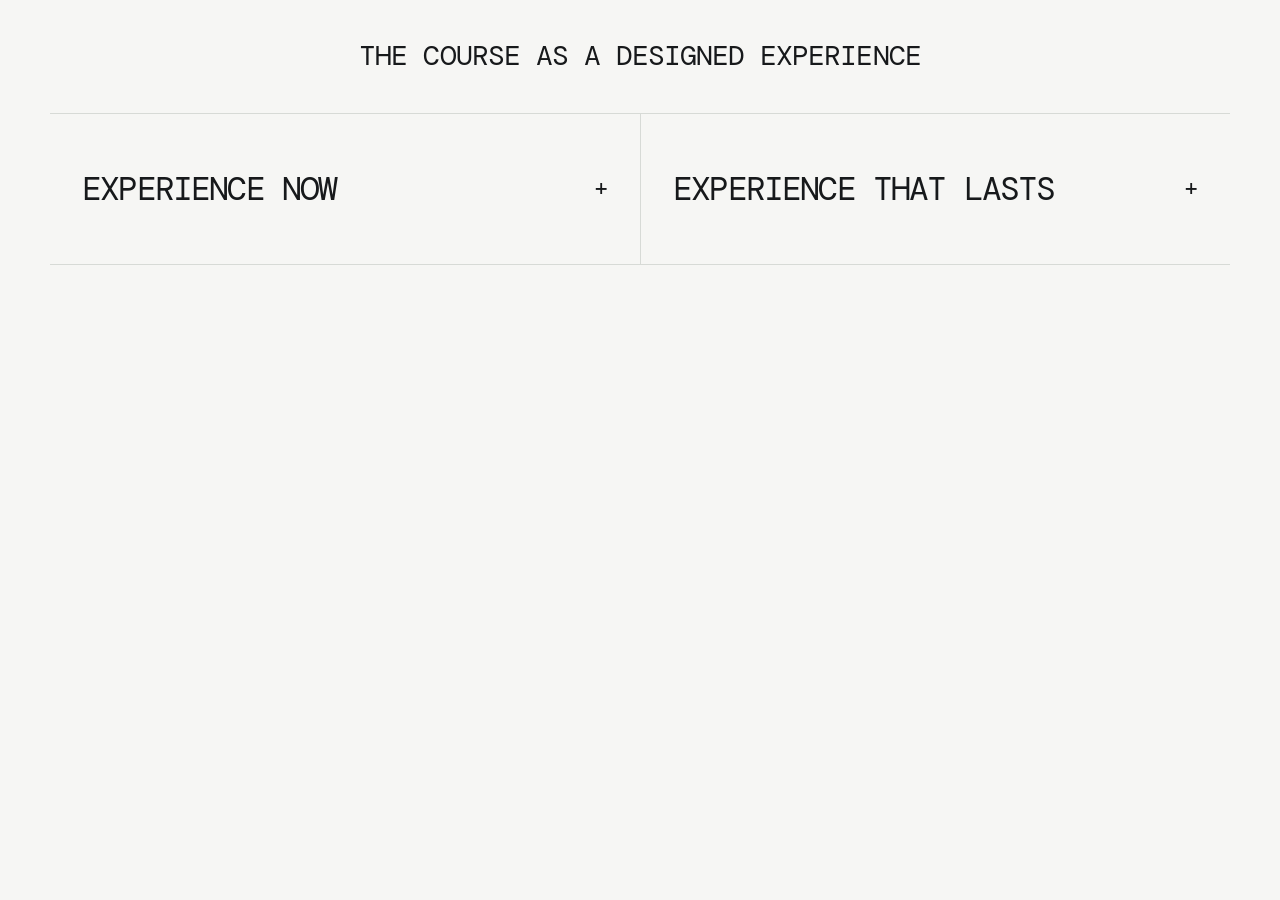
<file: teaching-experience/index.html>
<!doctype html>
<html lang="en">
<head>
  <meta charset="utf-8">
  <meta name="viewport" content="width=device-width, initial-scale=1">
  <meta name="description" content="A course designed for the experience students have now and what they carry forward.">
  <meta name="robots" content="noindex, nofollow">
  <title>The Course as a Designed Experience — Yao</title>
  <link rel="preconnect" href="https://fonts.googleapis.com">
  <link rel="preconnect" href="https://fonts.gstatic.com" crossorigin>
  <link href="https://fonts.googleapis.com/css2?family=DM+Mono:wght@400;500&family=DM+Sans:wght@400;500&display=swap" rel="stylesheet">
  <link rel="stylesheet" href="./styles.css">
</head>
<body>
  <main class="experience-page">
    <h1>THE COURSE AS A DESIGNED EXPERIENCE</h1>

    <div class="experience-branches">
      <section class="experience-branch" data-branch="now">
        <h2>
          <button class="branch-trigger" type="button" aria-expanded="false" aria-controls="now-content">
            <span>EXPERIENCE NOW</span><i aria-hidden="true">+</i>
          </button>
        </h2>

        <div class="branch-content" id="now-content" hidden>
          <button class="idea-trigger" type="button" aria-expanded="false" aria-controls="now-doing">
            <span>LEARN BY DOING</span><i aria-hidden="true">+</i>
          </button>
          <div class="idea-content" id="now-doing" hidden>
            <p>Students investigate, measure, and redesign experiences through hands-on projects.</p>
            <div class="project-controls" role="group" aria-label="Select a teaching project">
              <button class="active" type="button" data-project="inclumap" aria-pressed="true">IncluMap</button>
              <button type="button" data-project="wearables" aria-pressed="false">Wearables</button>
              <button type="button" data-project="flow" aria-pressed="false">Event Flow</button>
            </div>
            <div class="project-line" aria-hidden="true"><b></b><i></i><b></b><i></i><b></b></div>
            <p class="project-result" data-now-project aria-live="polite">Read a place → map inclusion → redesign access</p>
          </div>

          <button class="idea-trigger locked-next" type="button" aria-expanded="false" aria-controls="now-flexibility" hidden>
            <span>FLEXIBILITY BY DESIGN</span><i aria-hidden="true">+</i>
          </button>
          <div class="idea-content" id="now-flexibility" hidden>
            <p>A transparent assessment system gives every student the same limited choices to extend, revise, or reassess—while learning standards remain intact.</p>
            <div class="credit-budget" aria-label="Three contingency credits">
              <span data-credit>1</span><span data-credit>2</span><span data-credit>3</span>
              <strong data-credit-count>3 remain</strong>
            </div>
            <div class="credit-controls" role="group" aria-label="Allocate contingency credits">
              <button type="button" data-credit-choice="Extension" aria-pressed="false">Extension</button>
              <button type="button" data-credit-choice="Revision" aria-pressed="false">Revision</button>
              <button type="button" data-credit-choice="Reassessment" aria-pressed="false">Reassessment</button>
            </div>
            <p class="system-result" data-credit-result aria-live="polite">Choose when flexibility matters most.</p>
            <a class="system-link" href="../flexibility-by-design/">Explore the full system →</a>
          </div>
        </div>
      </section>

      <section class="experience-branch" data-branch="lasts">
        <h2>
          <button class="branch-trigger" type="button" aria-expanded="false" aria-controls="lasts-content">
            <span>EXPERIENCE THAT LASTS</span><i aria-hidden="true">+</i>
          </button>
        </h2>

        <div class="branch-content" id="lasts-content" hidden>
          <button class="idea-trigger" type="button" aria-expanded="false" aria-controls="lasts-doing">
            <span>LEARN BY DOING</span><i aria-hidden="true">+</i>
          </button>
          <div class="idea-content" id="lasts-doing" hidden>
            <p>The same projects are refined into useful evidence students can carry beyond the course.</p>
            <div class="project-controls" role="group" aria-label="Select a teaching project">
              <button class="active" type="button" data-project="inclumap" aria-pressed="true">IncluMap</button>
              <button type="button" data-project="wearables" aria-pressed="false">Wearables</button>
              <button type="button" data-project="flow" aria-pressed="false">Event Flow</button>
            </div>
            <div class="artifact-line" aria-label="Project becomes reusable evidence">
              <span data-trace-project>IncluMap</span><i>→</i><span data-trace-artifact>Experience map</span><i>→</i><span>Portfolio evidence</span>
            </div>
            <p class="project-result" data-lasts-project aria-live="polite">A trace of how the student observed, interpreted, and redesigned an experience.</p>
          </div>

          <button class="idea-trigger locked-next" type="button" aria-expanded="false" aria-controls="lasts-goals" hidden>
            <span>GOALS BEYOND THE COURSE</span><i aria-hidden="true">+</i>
          </button>
          <div class="idea-content" id="lasts-goals" hidden>
            <p>Students name one short-term goal and one long-term career goal. Throughout the semester, I reconnect relevant course resources to both.</p>
            <div class="goal-line">
              <small>SHORT-TERM</small>
              <strong>A project or scholarship</strong>
              <span>Course resource → Immediate application</span>
            </div>
            <div class="goal-line">
              <small>LONG-TERM</small>
              <strong>Career</strong>
              <span>Class project → Portfolio example → Career story</span>
            </div>
          </div>
        </div>
      </section>
    </div>

    <footer hidden>
      <span>MEANINGFUL IN THE MOMENT.</span>
      <span>USEFUL AFTER THE COURSE.</span>
    </footer>
  </main>
  <script src="./script.js"></script>
</body>
</html>
</file>
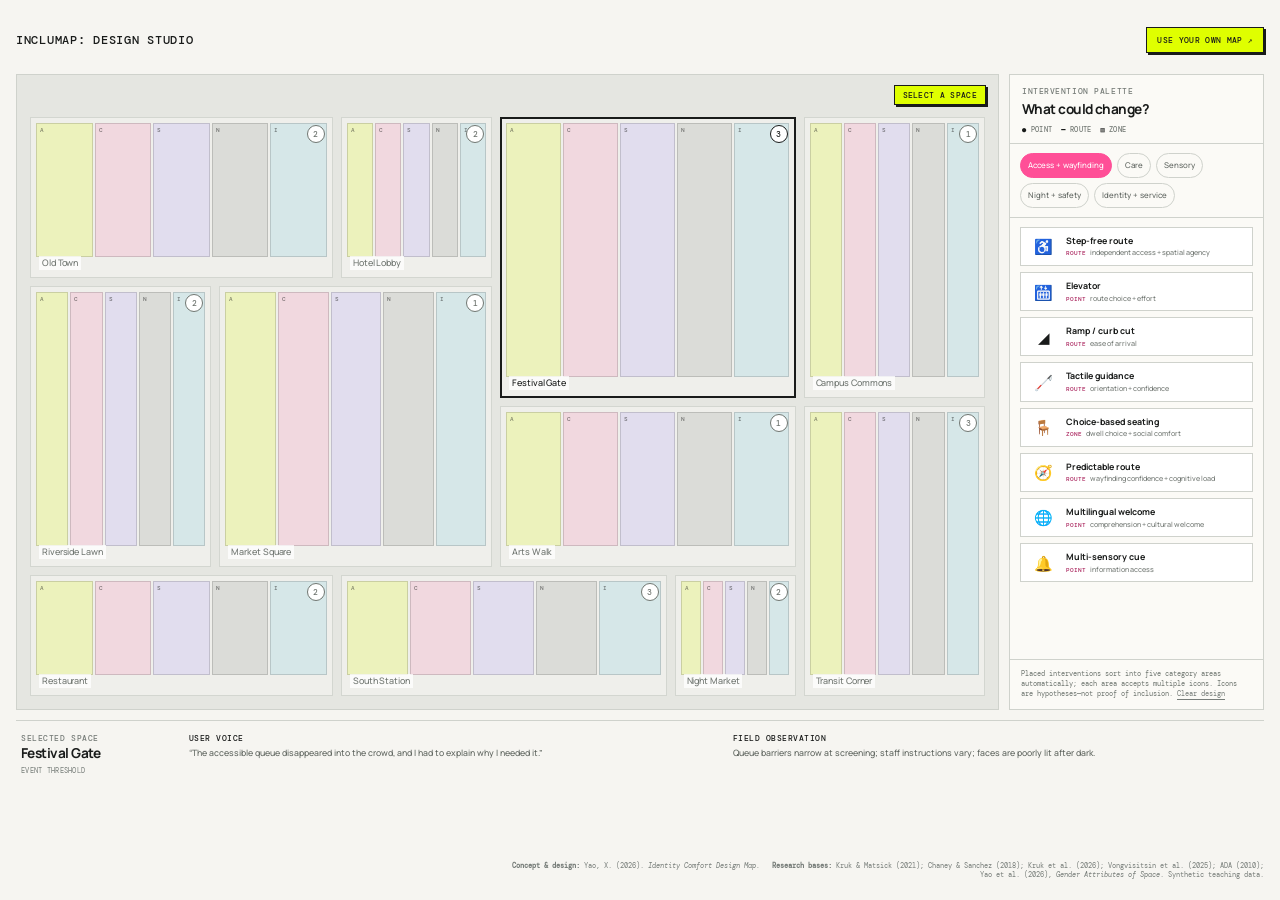
<file: maps/design-studio/index.html>
<!doctype html>
<html lang="en">
<head>
  <meta charset="utf-8">
  <meta name="viewport" content="width=device-width, initial-scale=1">
  <meta name="robots" content="noindex, nofollow">
  <meta name="description" content="An interactive teaching studio for evidence-led, identity-comfort space redesign.">
  <title>IncluMap: Design Studio</title>
  <style>
    @import url('https://fonts.googleapis.com/css2?family=DM+Mono:wght@400;500&family=Manrope:wght@400;500;600&display=swap');
    :root{--ink:#191b1a;--muted:#777d79;--paper:#f6f5f1;--silver:#e5e6e1;--line:#cfd2cc;--block:#efefeb;--pink:#ff4f97;--pink-soft:#ffc5dc;--yellow:#dfff00;--violet:#8c70ff;--white:#fff}*{box-sizing:border-box}html,body{margin:0;min-height:100%;background:var(--paper);color:var(--ink);font:500 13px/1.35 Manrope,Arial,sans-serif}button{font:inherit;color:inherit}.page{height:100svh;min-height:700px;padding:16px;display:grid;grid-template-rows:48px minmax(0,1fr) 126px 28px;gap:10px;overflow:hidden}.top{display:flex;align-items:center;justify-content:space-between;gap:24px}.brand{font:500 12px/1 DM Mono,monospace;letter-spacing:.06em}.brand span{color:#858b86}.workflow{display:flex;align-items:center;gap:5px}.step,.layer-button{border:1px solid var(--line);background:transparent;padding:7px 10px;border-radius:999px;font:500 9px/1 DM Mono,monospace;letter-spacing:.04em;text-transform:uppercase;cursor:pointer;transition:.2s}.step{cursor:default;color:var(--muted)}.step.current{background:var(--yellow);border-color:var(--ink);color:var(--ink)}.arrow{color:#a2a7a3}.layer-button:hover,.layer-button.active{background:var(--ink);border-color:var(--ink);color:#fff}.studio{display:grid;grid-template-columns:minmax(0,1fr) 255px;gap:10px;min-height:0}.map-wrap{position:relative;min-width:0;min-height:0;overflow:hidden;background:var(--silver);border:1px solid var(--line)}.map-label{position:absolute;z-index:5;left:13px;top:11px;margin:0;font:400 8px/1.3 DM Mono,monospace;color:#737975;letter-spacing:.05em;text-transform:uppercase}.map-hint{position:absolute;z-index:5;right:12px;top:10px;background:var(--yellow);padding:5px 8px;border:1px solid var(--ink);font:500 8px/1 DM Mono,monospace;text-transform:uppercase;letter-spacing:.04em;box-shadow:2px 2px 0 var(--ink);transition:.2s}.map-hint.ready{background:var(--pink);color:#fff;animation:pulse 1.2s ease infinite}.town{position:absolute;inset:42px 13px 13px;display:grid;grid-template-columns:1.2fr .75fr 1fr 1.1fr .8fr 1.2fr;grid-template-rows:1fr .7fr 1fr .75fr;gap:8px}.place{position:relative;border:1px solid #d3d6d0;background:var(--block);color:#707671;cursor:pointer;overflow:hidden;text-align:left;transition:background .35s,color .25s,transform .22s,border-color .22s}.place:hover,.place:focus-visible{border-color:#8d948f;color:var(--ink);outline:0;transform:translateY(-2px)}.place.selected{border-color:var(--ink);color:var(--ink);box-shadow:inset 0 0 0 1px var(--ink)}.place.evidence-gap-1{background:#eeeeda}.place.evidence-gap-2{background:#f1c8d8}.place.evidence-gap-3{background:#ee91b6}.place-name{position:absolute;left:8px;bottom:7px;font-size:clamp(.56rem,.78vw,.69rem);letter-spacing:-.01em;z-index:2}.evidence-count{position:absolute;right:7px;top:7px;width:18px;height:18px;display:grid;place-items:center;border-radius:50%;background:#fff;border:1px solid currentColor;font:500 8px/1 DM Mono,monospace;z-index:3}.markers{position:absolute;left:8px;right:8px;top:8px;display:flex;gap:4px;flex-wrap:wrap;z-index:3;padding-right:20px}.marker{border:1px solid var(--ink);background:var(--white);width:26px;height:26px;border-radius:50%;display:grid;place-items:center;padding:0;font-size:14px;cursor:pointer;box-shadow:2px 2px 0 rgba(25,27,26,.3);animation:marker-in .36s cubic-bezier(.2,.9,.25,1.2)}.marker:hover,.marker:focus-visible{transform:translateY(-2px);outline:0;background:var(--yellow)}.place.targetable:after{content:"+";position:absolute;inset:0;display:grid;place-items:center;background:rgba(223,255,0,.72);color:var(--ink);font:500 30px/1 DM Mono,monospace;opacity:0;transition:.2s;z-index:4}.place.targetable:hover:after{opacity:1}.old-town{grid-column:1/3;grid-row:1}.hotel{grid-column:3;grid-row:1}.festival{grid-column:4/6;grid-row:1/3}.campus{grid-column:6;grid-row:1/3}.riverside{grid-column:1;grid-row:2/4}.market{grid-column:2/4;grid-row:2/4}.arts{grid-column:4/6;grid-row:3}.transit{grid-column:6;grid-row:3/5}.restaurant{grid-column:1/3;grid-row:4}.station{grid-column:3/5;grid-row:4}.night-market{grid-column:5;grid-row:4}.palette{border:1px solid var(--line);background:#fbfaf6;min-height:0;display:grid;grid-template-rows:auto auto 1fr auto;overflow:hidden}.palette-head{padding:12px 12px 10px;border-bottom:1px solid var(--line)}.eyebrow{display:block;color:var(--muted);font:500 8px/1 DM Mono,monospace;letter-spacing:.07em;text-transform:uppercase}.palette h2{margin:5px 0 0;font-size:1.05rem;letter-spacing:-.04em}.categories{padding:9px 10px;display:flex;flex-wrap:wrap;gap:5px;border-bottom:1px solid var(--line)}.category{border:1px solid var(--line);background:transparent;padding:6px 7px;border-radius:999px;color:#626863;font-size:.61rem;cursor:pointer}.category:hover{border-color:var(--pink);color:var(--ink)}.category.active{background:var(--pink);border-color:var(--pink);color:#fff}.tools{min-height:0;overflow:auto;padding:9px 10px;display:grid;align-content:start;gap:6px}.tool{border:1px solid var(--line);background:#fff;padding:8px;display:grid;grid-template-columns:29px minmax(0,1fr);gap:8px;align-items:center;text-align:left;cursor:pointer;transition:.2s}.tool:hover{border-color:var(--ink);transform:translateX(-2px)}.tool.active{border-color:var(--ink);background:var(--yellow);box-shadow:3px 3px 0 var(--ink)}.tool-emoji{font-size:1.15rem;text-align:center}.tool b{display:block;font-size:.68rem;line-height:1.2}.tool small{display:block;margin-top:2px;color:#747a75;font-size:.55rem;line-height:1.2}.palette-foot{padding:9px 11px;border-top:1px solid var(--line);color:#6f7670;font:400 7px/1.45 DM Mono,monospace}.clear{border:0;border-bottom:1px solid currentColor;background:transparent;padding:0;color:#777d79;font:inherit;cursor:pointer}.evidence{position:relative;border-top:1px solid var(--line);display:grid;grid-template-columns:150px 1fr 1fr 1fr;gap:18px;align-items:start;padding:13px 5px 4px;overflow:hidden}.evidence.refreshing{animation:evidence-flash .65s ease}.evidence:before{content:"";position:absolute;left:0;top:8px;bottom:4px;width:4px;background:var(--pink);transform:scaleY(0)}.evidence.refreshing:before{animation:evidence-line .65s ease}.place-title h2{margin:2px 0 0;font-size:1.05rem;letter-spacing:-.04em}.place-title small{display:block;margin-top:4px;color:var(--muted);font:400 7px/1.3 DM Mono,monospace;text-transform:uppercase;letter-spacing:.04em}.evidence-cell{min-width:0}.evidence-cell b{display:block;margin-bottom:5px;font:500 8px/1 DM Mono,monospace;text-transform:uppercase;letter-spacing:.06em}.evidence-cell p{margin:0;color:#5f655f;font-size:.67rem;line-height:1.45}.evidence-cell.hypothesis b{color:#a1265d}.measure-tag{display:inline-block;margin-top:5px;padding:3px 5px;background:var(--yellow);border:1px solid var(--ink);font:500 7px/1 DM Mono,monospace;text-transform:uppercase}.empty{grid-column:2/-1;color:#7f8580;font-size:.72rem}.bottom{display:flex;align-items:center;justify-content:space-between;gap:16px;color:#777d79;font:400 7px/1.3 DM Mono,monospace}.logic{text-transform:uppercase;letter-spacing:.04em}.cite{text-align:right;max-width:760px}.cite a{color:inherit;text-decoration:none}.cite a:hover{text-decoration:underline}.marker-card{position:absolute;z-index:10;right:12px;bottom:12px;width:min(280px,calc(100% - 24px));background:#fff;border:1px solid var(--ink);box-shadow:5px 5px 0 var(--pink);padding:11px;display:none}.marker-card.visible{display:block;animation:card-in .28s ease}.marker-card .close{position:absolute;right:7px;top:6px;border:0;background:transparent;cursor:pointer}.marker-card h3{margin:5px 20px 6px 0;font-size:.86rem}.marker-card p{margin:0 0 7px;color:#626863;font-size:.63rem;line-height:1.4}.marker-card .remove{border:0;background:var(--ink);color:#fff;padding:5px 7px;font:500 7px/1 DM Mono,monospace;text-transform:uppercase;cursor:pointer}@keyframes marker-in{0%{opacity:0;transform:scale(.3) rotate(-18deg)}100%{opacity:1;transform:none}}@keyframes pulse{50%{transform:translateY(-2px);box-shadow:3px 4px 0 var(--ink)}}@keyframes evidence-flash{0%{background:#ffd5e6;transform:translateY(5px)}100%{background:transparent;transform:none}}@keyframes evidence-line{25%,75%{transform:scaleY(1)}100%{transform:scaleY(0)}}@keyframes card-in{0%{opacity:0;transform:translateY(8px)}100%{opacity:1;transform:none}}@media(max-width:980px){.page{height:auto;min-height:100svh;grid-template-rows:auto 700px auto auto;overflow:visible}.top{align-items:flex-start}.workflow{flex-wrap:wrap;justify-content:flex-end}.studio{grid-template-columns:1fr;grid-template-rows:500px auto}.palette{min-height:310px;grid-template-columns:190px 1fr;grid-template-rows:auto 1fr auto}.palette-head{grid-row:1;border-right:1px solid var(--line)}.categories{grid-row:2;grid-column:1;border-right:1px solid var(--line);align-content:start}.tools{grid-row:1/3;grid-column:2}.palette-foot{grid-column:1/-1}.evidence{grid-template-columns:130px 1fr 1fr}.evidence .hypothesis{grid-column:2/4}.bottom{align-items:flex-end}}@media(max-width:620px){.page{padding:10px;grid-template-rows:auto 680px auto auto}.top{display:block}.workflow{margin-top:12px;justify-content:flex-start}.step{display:none}.studio{grid-template-rows:390px auto}.town{grid-template-columns:repeat(4,1fr);grid-template-rows:repeat(5,1fr);gap:5px}.old-town{grid-column:1/3;grid-row:1}.hotel{grid-column:3;grid-row:1}.festival{grid-column:4;grid-row:1/3}.campus{grid-column:1;grid-row:2}.riverside{grid-column:2;grid-row:2/4}.market{grid-column:3/5;grid-row:3}.arts{grid-column:1;grid-row:3/5}.transit{grid-column:4;grid-row:4/6}.restaurant{grid-column:1/3;grid-row:5}.station{grid-column:3;grid-row:4/6}.night-market{grid-column:2;grid-row:4}.palette{display:block}.categories{border-right:0}.tools{max-height:220px;grid-template-columns:1fr 1fr}.evidence{grid-template-columns:1fr;gap:11px}.evidence .hypothesis,.empty{grid-column:1}.bottom{display:block}.cite{text-align:left;margin-top:8px}.map-label{max-width:65%}}@media(prefers-reduced-motion:reduce){*,*:before,*:after{animation:none!important;transition:none!important}}
    /* Evidence-led redesign layers: cue, route, and zone. */
    .geometry-key{display:flex;gap:9px;margin-top:8px;color:#727873;font:500 7px/1 DM Mono,monospace;text-transform:uppercase;letter-spacing:.04em}.geometry-key b{color:var(--ink);font-weight:500}.geometry{display:inline-block;margin-right:4px;color:#aa245d;font:500 6px/1 DM Mono,monospace;text-transform:uppercase}.zones,.routes{position:absolute;inset:0;pointer-events:none}.zones{z-index:1;display:grid}.routes{z-index:2}.design-marker{pointer-events:auto;cursor:pointer}.zone-marker{position:absolute;inset:4px;border:1px dashed var(--ink);background:rgba(140,112,255,.2);padding:5px;display:flex;align-items:center;justify-content:center;font-size:17px;transition:.2s}.zone-marker:nth-child(2){inset:9px;background:rgba(255,79,151,.15)}.zone-marker:hover,.zone-marker:focus-visible{background:rgba(223,255,0,.58);outline:0}.route-marker{position:absolute;left:8%;right:8%;top:38%;height:22px;border:0;border-top:3px solid var(--ink);background:transparent;padding:0;text-align:right;font-size:15px}.route-marker:nth-child(2){top:57%}.route-marker:after{content:"";position:absolute;right:-2px;top:-6px;width:8px;height:8px;border-top:3px solid var(--ink);border-right:3px solid var(--ink);transform:rotate(45deg)}.route-marker span{position:absolute;right:4px;top:-21px;background:#fff;border:1px solid var(--ink);width:24px;height:24px;border-radius:50%;display:grid;place-items:center;box-shadow:2px 2px 0 var(--yellow)}.route-marker:hover,.route-marker:focus-visible{border-top-color:var(--pink);outline:0}.route-marker:hover:after,.route-marker:focus-visible:after{border-color:var(--pink)}.place.has-zone .place-name{background:rgba(255,255,255,.8);padding:2px 4px}.coherence{padding:10px 11px;border-top:1px solid var(--line);background:#f1f1ed}.coherence-head{display:flex;justify-content:space-between;gap:8px;align-items:center}.coherence-head b{font:500 8px/1 DM Mono,monospace;text-transform:uppercase;letter-spacing:.05em}.coherence-head span{color:var(--muted);font:400 7px/1 DM Mono,monospace}.chain{display:grid;grid-template-columns:1fr auto 1fr auto 1fr;gap:4px;align-items:center;margin:7px 0}.chain-stage{border:1px solid #bfc3bd;background:#fff;padding:5px 3px;text-align:center;color:#8a908b;font:500 6px/1 DM Mono,monospace;text-transform:uppercase}.chain-stage.active{background:var(--yellow);border-color:var(--ink);color:var(--ink)}.chain-stage.cue.active{background:var(--pink);color:#fff}.chain-arrow{font-size:8px;color:#858b86}.coherence p{margin:0;color:#646a65;font-size:.58rem;line-height:1.35}.status-pill{display:inline-block;margin:0 0 6px;padding:3px 5px;background:var(--pink-soft);border:1px solid var(--ink);font:500 6px/1 DM Mono,monospace;text-transform:uppercase}.status-pill.supported{background:var(--yellow)}.marker-card .check{border-top:1px solid var(--line);padding-top:7px;color:#8c2453}.marker-card .meta{display:block;margin:0 0 6px;color:#777d79;font:500 7px/1 DM Mono,monospace;text-transform:uppercase}.palette{grid-template-rows:auto auto 1fr auto auto}@media(max-width:980px){.palette{grid-template-rows:auto 1fr auto auto}.coherence{grid-column:1/-1}.palette-foot{grid-column:1/-1}}@media(max-width:620px){.coherence{border-top:1px solid var(--line)}}
    .student-mode-link{padding:8px 10px;border:1px solid var(--ink);background:var(--yellow);color:var(--ink);text-decoration:none;font:500 8px/1 DM Mono,monospace;text-transform:uppercase;letter-spacing:.04em;box-shadow:2px 2px 0 var(--ink);transition:.2s}.student-mode-link:hover,.student-mode-link:focus-visible{background:var(--pink);color:#fff;transform:translateY(-2px);outline:0}@media(max-width:620px){.student-mode-link{font-size:7px}}
    /* Five-category design bins replace directional route arrows. */
    .category-slots{position:absolute;inset:5px 5px 20px;z-index:3;display:grid;grid-template-columns:repeat(5,minmax(0,1fr));gap:2px;pointer-events:none}.category-slot{position:relative;min-width:0;min-height:0;padding:13px 2px 3px;border:1px solid rgba(25,27,26,.16);display:flex;flex-wrap:wrap;align-content:center;justify-content:center;gap:2px;overflow:auto;pointer-events:none}.category-slot:before{content:attr(data-short);position:absolute;left:3px;top:3px;color:rgba(25,27,26,.55);font:500 6px/1 DM Mono,monospace}.slot-access{background:rgba(223,255,0,.2)}.slot-care{background:rgba(255,79,151,.14)}.slot-sensory{background:rgba(140,112,255,.14)}.slot-night{background:rgba(72,80,77,.12)}.slot-social{background:rgba(69,185,210,.14)}.grouped-marker{pointer-events:auto;width:clamp(17px,1.65vw,22px);height:clamp(17px,1.65vw,22px);border:1px solid var(--ink);background:#fff;padding:0;display:grid;place-items:center;font-size:clamp(10px,1vw,13px);line-height:1;cursor:pointer;box-shadow:1px 1px 0 rgba(25,27,26,.35);animation:marker-in .3s ease}.grouped-marker:hover,.grouped-marker:focus-visible{background:var(--yellow);outline:0;transform:translateY(-1px)}.marker-point{border-radius:50%}.marker-route{border-radius:999px;box-shadow:inset 0 -3px var(--pink),1px 1px 0 rgba(25,27,26,.35)}.marker-zone{border-radius:2px;background:#efeaff;box-shadow:inset 0 0 0 2px rgba(140,112,255,.28),1px 1px 0 rgba(25,27,26,.35)}.category-slot::-webkit-scrollbar{width:2px;height:2px}.category-slot::-webkit-scrollbar-thumb{background:rgba(25,27,26,.25)}.place-name{z-index:5;background:rgba(255,255,255,.78);padding:1px 3px}.evidence-count{z-index:6}.route-marker,.zone-marker{display:none!important}@media(max-width:620px){.category-slots{inset:4px 3px 16px;gap:1px}.category-slot{padding:10px 1px 2px}.category-slot:before{font-size:5px;left:2px;top:2px}.grouped-marker{width:16px;height:16px;font-size:9px}}
    /* One evidence surface with interventions layered directly on top. */
    .top{justify-content:space-between}.palette{grid-template-rows:auto auto 1fr auto}.evidence{grid-template-columns:150px 1fr 1fr}.bottom{justify-content:flex-end}@media(max-width:980px){.palette{grid-template-rows:auto 1fr auto}.evidence{grid-template-columns:130px 1fr 1fr}}@media(max-width:620px){.evidence{grid-template-columns:1fr}.bottom{display:block}}
    .marker-card{width:min(230px,calc(100% - 24px));padding:11px}.marker-card h3{margin-bottom:11px}
  </style>
</head>
<body>
  <main class="page">
    <header class="top">
      <a class="brand" href="../index.html" style="color:inherit;text-decoration:none" aria-label="Back to the IncluMap series">INCLUMAP: DESIGN STUDIO</a>
      <a class="student-mode-link" href="../student-studio/">Use your own map ↗</a>
    </header>

    <section class="studio">
      <div class="map-wrap" aria-label="Interactive identity comfort redesign map">
        <span class="map-hint" id="mapHint">Select a space</span>
        <div class="town" id="town"></div>
        <aside class="marker-card" id="markerCard" aria-live="polite">
          <button class="close" id="closeCard" aria-label="Close">×</button>
          <span class="eyebrow">Placed intervention</span>
          <h3 id="markerTitle"></h3>
          <button class="remove" id="removeMarker">Remove intervention</button>
        </aside>
      </div>

      <aside class="palette" aria-label="Intervention palette">
        <div class="palette-head"><span class="eyebrow">Intervention palette</span><h2>What could change?</h2><div class="geometry-key"><span><b>●</b> point</span><span><b>━</b> route</span><span><b>▧</b> zone</span></div></div>
        <div class="categories" id="categories"></div>
        <div class="tools" id="tools"></div>
        <div class="palette-foot">Placed interventions sort into five category areas automatically; each area accepts multiple icons. Icons are hypotheses—not proof of inclusion. <button class="clear" id="clearAll">Clear design</button></div>
      </aside>
    </section>

    <section class="evidence" id="evidence" aria-live="polite">
      <div class="place-title"><span class="eyebrow">Selected space</span><h2 id="placeName">Festival Gate</h2><small id="placeType">Event threshold</small></div>
      <div class="evidence-cell"><b>User voice</b><p id="comment"></p></div>
      <div class="evidence-cell"><b>Field observation</b><p id="observation"></p></div>
    </section>

    <footer class="bottom">
      <div class="cite"><b>Concept &amp; design:</b> Yao, X. (2026). <i>Identity Comfort Design Map.</i> &nbsp; <b>Research bases:</b> <a href="https://doi.org/10.1037/tps0000304">Kruk &amp; Matsick (2021)</a>; <a href="https://doi.org/10.1177/1948550617737601">Chaney &amp; Sanchez (2018)</a>; <a href="https://doi.org/10.1111/josi.70062">Kruk et al. (2026)</a>; <a href="https://doi.org/10.1016/j.annals.2025.103898">Vongvisitsin et al. (2025)</a>; <a href="https://www.ada.gov/law-and-regs/design-standards/2010-stds/">ADA (2010)</a>; Yao et al. (2026), <i>Gender Attributes of Space</i>. Synthetic teaching data.</div>
    </footer>
  </main>

  <script>
    const categories=[
      {id:"access",label:"Access + wayfinding",items:[
        {id:"step-free",emoji:"♿",name:"Step-free route",geometry:"route",stage:"function",why:"Connect arrival, circulation, and destination without steps or blocked clear paths.",measure:"Retest independent access + spatial agency",check:"Is it the primary route—or a longer, hidden alternative?"},
        {id:"elevator",emoji:"🛗",name:"Elevator",geometry:"cue",stage:"function",why:"Provide an equivalent vertical route that is easy to locate and operate.",measure:"Retest route choice + effort"},
        {id:"ramp",emoji:"◢",name:"Ramp / curb cut",geometry:"route",stage:"function",why:"Remove level-change barriers while preserving a continuous clear route.",measure:"Retest ease of arrival"},
        {id:"tactile",emoji:"🦯",name:"Tactile guidance",geometry:"route",stage:"function",why:"Add detectable warning or tactile route cues where visual information alone is insufficient.",measure:"Retest orientation + confidence",check:"Confirm placement with blind and low-vision users; a decorative strip is not guidance."},
        {id:"seating",emoji:"🪑",name:"Choice-based seating",geometry:"zone",stage:"function",why:"Mix solo, social, supported, different-height, companion, and mobility-device spaces.",measure:"Retest dwell choice + social comfort"},
        {id:"signs",emoji:"🧭",name:"Predictable route",geometry:"route",stage:"function",why:"Use consistent landmarks, pictograms, contrast, and decision-point information.",measure:"Retest wayfinding confidence + cognitive load"},
        {id:"language",emoji:"🌐",name:"Multilingual welcome",geometry:"cue",stage:"cue",why:"Extend welcome into essential service information, not only decorative greetings.",measure:"Retest comprehension + cultural welcome"},
        {id:"multi-sensory",emoji:"🔔",name:"Multi-sensory cue",geometry:"cue",stage:"function",why:"Pair visual information with audible or tactile communication.",measure:"Retest information access"}
      ]},
      {id:"care",label:"Care",items:[
        {id:"restroom",emoji:"🚻",name:"All-gender restroom",geometry:"cue",stage:"function",why:"Offer a clearly signed, accessible option that does not force identity disclosure.",measure:"Retest dignity + restroom stress",check:"Sign the facilities clearly and avoid turning the accessible restroom into the only inclusive option."},
        {id:"changing",emoji:"👶",name:"Changing for every caregiver",geometry:"cue",stage:"function",why:"Provide accessible changing facilities across gendered restrooms or in a universal facility.",measure:"Retest caregiver access + dignity"},
        {id:"family",emoji:"🍼",name:"Family / lactation room",geometry:"zone",stage:"function",why:"Provide a private, usable care space without isolating caregivers from the experience.",measure:"Retest participation + dignity"},
        {id:"flex",emoji:"🎟️",name:"Flexible participation",geometry:"zone",stage:"function",why:"Offer quiet entry, queue alternatives, pause-and-return, and equivalent ways to participate.",measure:"Retest autonomy + event access"},
        {id:"water",emoji:"🚰",name:"Accessible water point",geometry:"cue",stage:"function",why:"Place reachable hydration near routes and waiting areas.",measure:"Retest comfort + dwell time"}
      ]},
      {id:"sensory",label:"Sensory",items:[
        {id:"quiet",emoji:"🔇",name:"Quiet recovery zone",geometry:"zone",stage:"function",why:"Offer a low-stimulation place to pause without leaving the experience entirely.",measure:"Retest sensory comfort + return",check:"Can people use it without being segregated from the main experience?"},
        {id:"sound",emoji:"🎧",name:"Sound-managed zone",geometry:"zone",stage:"function",why:"Reduce unpredictable noise and clarify acoustic zones.",measure:"Retest overload + communication"},
        {id:"glare",emoji:"☀️",name:"Low-glare zone",geometry:"zone",stage:"function",why:"Use even, controllable light and reduce flicker, glare, and abrupt transitions.",measure:"Retest sensory ease"}
      ]},
      {id:"night",label:"Night + safety",items:[
        {id:"lighting",emoji:"💡",name:"Night comfort route",geometry:"route",stage:"function",why:"Illuminate routes, faces, thresholds, and decision points without harsh glare.",measure:"Retest night comfort + legibility",check:"Check both facial visibility and sensory impact; more light is not automatically better."},
        {id:"sightlines",emoji:"👁️",name:"Clear-sightline zone",geometry:"zone",stage:"function",why:"Remove visual traps and support mutual visibility across routes and waiting areas.",measure:"Retest perceived control"},
        {id:"camera",emoji:"📹",name:"Safety camera",geometry:"cue",stage:"accountability",why:"Use clearly disclosed, privacy-governed cameras at specific risk points to support incident review and accountable response—not blanket surveillance.",measure:"Retest perceived safety + surveillance concern",check:"Cameras may reassure some users and heighten monitoring concerns for others. Define coverage, retention, access, signage, and response protocol; validate with affected groups."},
        {id:"help",emoji:"🆘",name:"Low-barrier help point",geometry:"cue",stage:"accountability",why:"Make assistance and reporting easy to find without requiring identity disclosure.",measure:"Retest help-seeking confidence"}
      ]},
      {id:"social",label:"Identity + service",items:[
        {id:"pride",emoji:"🌈",name:"Visible allyship cue",geometry:"cue",stage:"cue",why:"Signal LGBTQ+ welcome with a year-round, context-appropriate Pride symbol.",measure:"Retest identity safety + perceived authenticity",check:"A flag invites; it does not prove inclusion. Is it supported by facilities, staff behavior, and policy?"},
        {id:"pronoun",emoji:"🪪",name:"Optional pronoun cue",geometry:"cue",stage:"cue",why:"Offer—not require—pronoun sharing in staff introductions, registration, and name badges.",measure:"Retest recognition + interaction comfort",check:"Keep disclosure voluntary and train staff to respond consistently."},
        {id:"representation",emoji:"🫶",name:"Inclusive representation",geometry:"zone",stage:"cue",why:"Represent varied race, age, family, gender expression, and disability without tokenizing people.",measure:"Retest belonging + recognition"},
        {id:"community",emoji:"🎨",name:"Community-created marker",geometry:"cue",stage:"cue",why:"Invite affected communities to create locally meaningful art, names, or welcome cues.",measure:"Retest place attachment + authenticity"},
        {id:"staff",emoji:"🗣️",name:"Inclusive service practice",geometry:"cue",stage:"accountability",why:"Pair the physical redesign with trained, consistent, identity-respectful interaction.",measure:"Retest recognition + service fairness"},
        {id:"conduct",emoji:"📜",name:"Visible code of conduct",geometry:"cue",stage:"accountability",why:"State specific anti-harassment expectations and what staff will do when they are breached.",measure:"Retest anticipated protection + trust"},
        {id:"report",emoji:"🤝",name:"Response protocol",geometry:"cue",stage:"accountability",why:"Make reporting, assistance, follow-up, and responsibility visible and credible.",measure:"Retest trust + participation"}
      ]}
    ];

    const places=[
      {id:"old-town",name:"Old Town",type:"Historic retail",gap:2,comment:"The street has character, but I have to plan which entrances I can actually use.",observation:"Several narrow thresholds; uneven paving; access route is discontinuous.",question:"How might access become part of the historic route—not a separate detour?",metric:"agency + route choice"},
      {id:"hotel",name:"Hotel Lobby",type:"Hospitality servicescape",gap:2,comment:"I could not tell which check-in line or counter would work for me.",observation:"One high counter; lounge furniture narrows the clear route; signage is visually dense.",question:"How might arrival communicate independent, dignified choice before staff assistance is needed?",metric:"arrival confidence"},
      {id:"festival",name:"Festival Gate",type:"Event threshold",gap:3,comment:"The accessible queue disappeared into the crowd, and I had to explain why I needed it.",observation:"Queue barriers narrow at screening; staff instructions vary; faces are poorly lit after dark.",question:"How might the threshold offer equitable access without forcing identity disclosure?",metric:"welcome + effort"},
      {id:"campus",name:"Campus Commons",type:"Learning environment",gap:1,comment:"I can join in, but there is nowhere quiet to reset without leaving.",observation:"Open social layout; high acoustic spill; few low-stimulation edges.",question:"How might recovery and participation coexist in the same social space?",metric:"sensory comfort"},
      {id:"riverside",name:"Riverside Lawn",type:"Outdoor gathering",gap:2,comment:"After dark, the lawn feels like a different place and I stop using the far path.",observation:"Uneven route lighting; few landmarks; seating ends before the river edge.",question:"How might night use feel legible and socially connected without over-lighting nature?",metric:"night comfort"},
      {id:"market",name:"Market Square",type:"Public plaza",gap:1,comment:"On busy days, tables and vendor lines close the route I normally use.",observation:"Furniture migrates into circulation; seating lacks companion space; routes are unmarked.",question:"How might flexible activity preserve clear, equitable movement choices?",metric:"movement + dwell choice"},
      {id:"arts",name:"Arts Walk",type:"Cultural corridor",gap:1,comment:"The murals make me feel represented, but the event information is only in English.",observation:"Strong identity cues; high-contrast art; essential program text is single-language.",question:"How might representation extend from imagery into usable information?",metric:"recognition + comprehension"},
      {id:"transit",name:"Transit Corner",type:"Mobility hub",gap:3,comment:"When the platform changes, I hear it too late and cannot find anyone to ask.",observation:"Announcements are audio-only; help point is obscured; limited seating near departure cues.",question:"How might every rider receive timely information in more than one sensory mode?",metric:"information access"},
      {id:"restaurant",name:"Restaurant",type:"Dining servicescape",gap:2,comment:"The changing table was only in the women’s restroom, so my partner could not use it.",observation:"Tight table spacing; one gendered changing facility; no quiet seating zone.",question:"How might care, circulation, and service support every guest without special requests?",metric:"caregiver dignity"},
      {id:"station",name:"South Station",type:"Town arrival",gap:3,comment:"At night I wait near strangers because the staffed area is hard to identify.",observation:"Dark platform edges; poor sightline to staff; accessible route takes an indirect turn.",question:"How might lighting, staffing, and route logic work as one arrival system?",metric:"control + trust"},
      {id:"night-market",name:"Night Market",type:"Temporary event",gap:2,comment:"I love the atmosphere, but crowds and music leave no place to recover.",observation:"Dense vendor layout; amplified sound overlaps; no signed low-stimulation area.",question:"How might a lively event include a visible path to pause and return?",metric:"participation + return"}
    ];

    let state={selected:"festival",category:"access",tool:null,markers:[],activeMarker:null};
    const town=document.getElementById("town"),categoriesRoot=document.getElementById("categories"),toolsRoot=document.getElementById("tools");

    places.forEach(place=>{
      const button=document.createElement("div");
      button.className=`place ${place.id}`;
      button.dataset.id=place.id;
      button.setAttribute("role","button");button.setAttribute("tabindex","0");button.setAttribute("aria-label",`Explore or redesign ${place.name}`);
      button.innerHTML=`<span class="evidence-count" title="Evidence items">${place.gap}</span><span class="category-slots"></span><span class="place-name">${place.name}</span>`;
      button.onclick=event=>{
        if(event.target.closest(".design-marker"))return;
        if(state.tool){placeIntervention(place.id)}else{state.selected=place.id;renderEvidence();renderMap()}
      };
      button.onkeydown=event=>{if((event.key==="Enter"||event.key===" ")&&!event.target.closest(".design-marker")){event.preventDefault();button.click()}};
      town.appendChild(button);
    });

    categories.forEach(category=>{
      const button=document.createElement("button");button.className="category";button.dataset.id=category.id;button.textContent=category.label;
      button.onclick=()=>{state.category=category.id;state.tool=null;renderPalette();renderMap()};categoriesRoot.appendChild(button);
    });

    function activeItems(){return categories.find(category=>category.id===state.category).items}
    function findTool(id){for(const category of categories){const item=category.items.find(tool=>tool.id===id);if(item)return item}}
    function categoryForTool(id){return categories.find(category=>category.items.some(tool=>tool.id===id))}
    function geometryLabel(tool){return tool.geometry==="cue"?"point":tool.geometry}
    function renderPalette(){
      document.querySelectorAll(".category").forEach(button=>button.classList.toggle("active",button.dataset.id===state.category));
      toolsRoot.innerHTML="";
      activeItems().forEach(tool=>{
        const button=document.createElement("button");button.className="tool"+(state.tool===tool.id?" active":"");button.dataset.id=tool.id;
        button.innerHTML=`<span class="tool-emoji">${tool.emoji}</span><span><b>${tool.name}</b><small><span class="geometry">${geometryLabel(tool)}</span>${tool.measure.replace("Retest ","")}</small></span>`;
        button.onclick=()=>{state.tool=state.tool===tool.id?null:tool.id;renderPalette();renderMap()};toolsRoot.appendChild(button);
      });
    }

    function placeIntervention(placeId){
      const tool=findTool(state.tool);if(!tool)return;
      state.markers.push({id:Date.now()+Math.random(),placeId,toolId:tool.id});state.selected=placeId;state.activeMarker=state.markers[state.markers.length-1].id;state.tool=null;
      renderAll();showMarkerCard(state.activeMarker);
    }

    function renderMap(){
      document.querySelectorAll(".place").forEach(element=>{
        const placeId=element.dataset.id;element.classList.toggle("selected",placeId===state.selected);element.classList.toggle("targetable",!!state.tool);
        const slotsRoot=element.querySelector(".category-slots");slotsRoot.innerHTML="";
        const placedMarkers=state.markers.filter(marker=>marker.placeId===placeId);
        const shortLabels={access:"A",care:"C",sensory:"S",night:"N",social:"I"};
        categories.forEach(category=>{const slot=document.createElement("span");slot.className=`category-slot slot-${category.id}`;slot.dataset.category=category.id;slot.dataset.short=shortLabels[category.id];slot.title=category.label;slotsRoot.appendChild(slot)});
        if(placedMarkers.length){
          placedMarkers.forEach(marker=>{
            const tool=findTool(marker.toolId),category=categoryForTool(marker.toolId),slot=slotsRoot.querySelector(`[data-category="${category.id}"]`),button=document.createElement("button");button.type="button";button.title=`${tool.name} · ${category.label}`;button.setAttribute("aria-label",`${tool.name} in ${places.find(place=>place.id===placeId).name}`);button.className=`design-marker grouped-marker marker-${geometryLabel(tool)}`;button.textContent=tool.emoji;
            button.onclick=event=>{event.stopPropagation();showMarkerCard(marker.id)};slot.appendChild(button);
          });
        }
      });
      const hint=document.getElementById("mapHint"),tool=findTool(state.tool);
      hint.textContent=tool?`Place ${tool.emoji} on a space`:"Select a space";hint.classList.toggle("ready",!!tool);
    }

    function renderEvidence(){
      const place=places.find(item=>item.id===state.selected),box=document.getElementById("evidence");
      box.classList.remove("refreshing");void box.offsetWidth;box.classList.add("refreshing");
      document.getElementById("placeName").textContent=place.name;document.getElementById("placeType").textContent=place.type;
      document.getElementById("comment").textContent=`“${place.comment}”`;document.getElementById("observation").textContent=place.observation;
    }

    function showMarkerCard(markerId){
      const marker=state.markers.find(item=>item.id===markerId);if(!marker)return;state.activeMarker=markerId;
      const tool=findTool(marker.toolId),place=places.find(item=>item.id===marker.placeId),card=document.getElementById("markerCard");
      document.getElementById("markerTitle").textContent=`${tool.emoji} ${tool.name} · ${place.name}`;card.classList.add("visible");
    }

    function renderAll(){renderPalette();renderMap();renderEvidence()}
    document.getElementById("closeCard").onclick=()=>document.getElementById("markerCard").classList.remove("visible");
    document.getElementById("removeMarker").onclick=()=>{state.markers=state.markers.filter(marker=>marker.id!==state.activeMarker);document.getElementById("markerCard").classList.remove("visible");renderMap()};
    document.getElementById("clearAll").onclick=()=>{state.markers=[];state.activeMarker=null;document.getElementById("markerCard").classList.remove("visible");renderMap()};
    renderAll();
  </script>
</body>
</html>
</file>
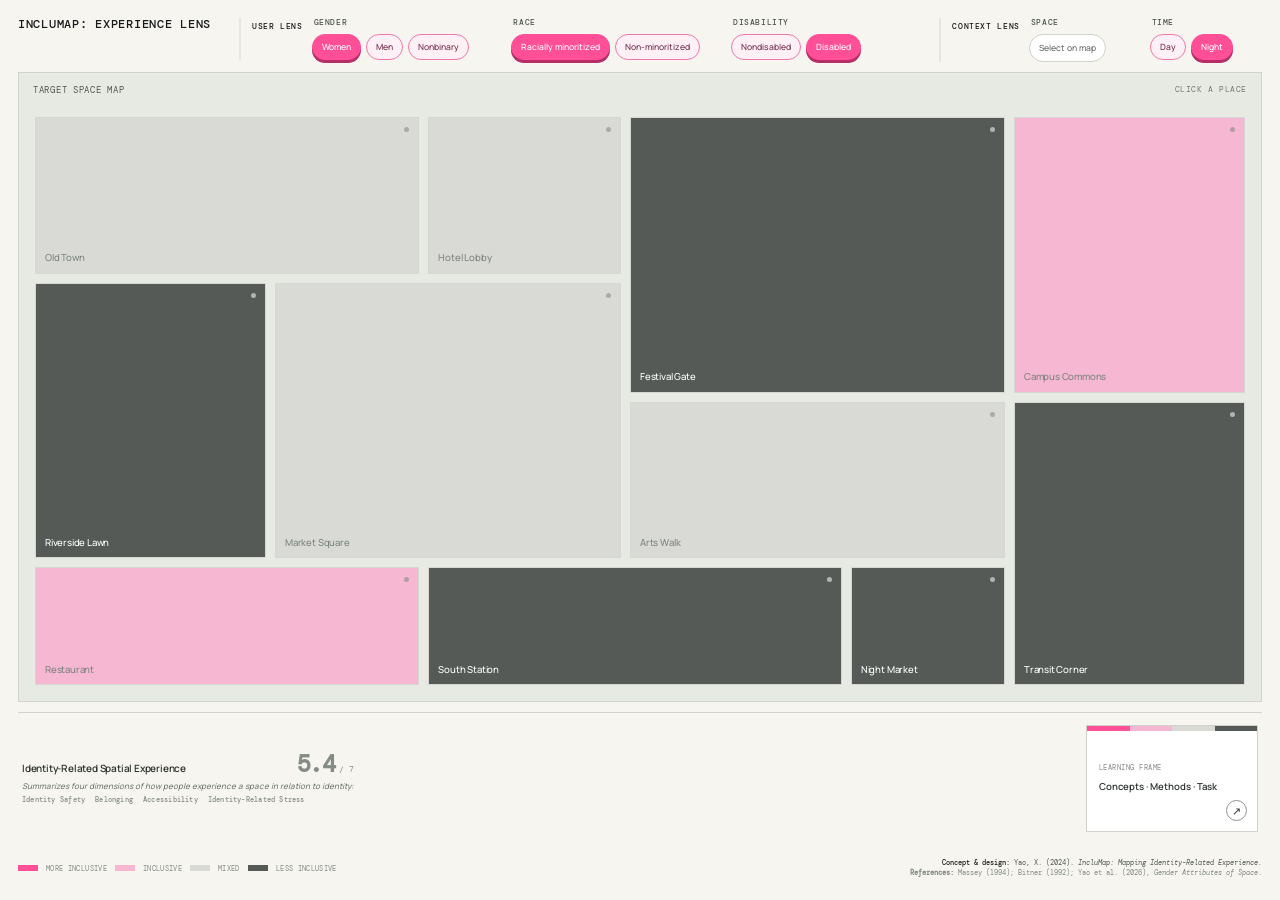
<file: maps/experience-lens/index.html>
<!doctype html>
<html lang="en">
<head>
  <meta charset="utf-8">
  <meta name="viewport" content="width=device-width, initial-scale=1">
  <meta name="robots" content="noindex, nofollow">
  <meta name="description" content="A minimal interactive map of identity-related place experience.">
  <title>IncluMap: Experience Lens</title>
  <style>
    @import url('https://fonts.googleapis.com/css2?family=DM+Mono:wght@400;500&family=Manrope:wght@400;500;600&display=swap');
    :root{--ink:#171a18;--paper:#f6f5f0;--map:#e7e9e3;--block:#f1f1ed;--line:#cfd3cc;--strained:#ee9a86;--mixed:#f0db82;--welcoming:#9fdcb9;--strong:#8eb6e7}*{box-sizing:border-box}html,body{margin:0;min-height:100%;background:var(--paper);color:var(--ink);font:500 13px/1.4 Manrope,Arial,sans-serif}button{font:inherit}.page{height:100svh;min-height:650px;padding:18px;display:grid;grid-template-rows:44px minmax(0,1fr) 88px 24px;gap:10px;overflow:hidden}.top{display:flex;align-items:center;justify-content:space-between}.brand{font:500 12px/1 DM Mono,monospace;letter-spacing:.06em}.brand span{color:#858b86}.controls{display:flex;align-items:center;gap:18px}.control-group{display:flex;align-items:center;gap:4px}.control-group small{margin-right:5px;font:400 8px/1 DM Mono,monospace;color:#858b86;text-transform:uppercase;letter-spacing:.07em}.control-group button{border:0;background:transparent;padding:5px 7px;color:#777d78;font-size:.7rem;cursor:pointer}.control-group button:hover{color:var(--ink)}.control-group button.active{color:var(--ink);box-shadow:inset 0 -1px var(--ink)}.map-wrap{position:relative;min-height:0;background:var(--map);border:1px solid var(--line);overflow:hidden}.map-title{position:absolute;z-index:4;left:14px;top:12px;margin:0;font:400 9px/1.3 DM Mono,monospace;letter-spacing:.04em;color:#747b75}.hint{position:absolute;z-index:4;right:14px;top:12px;font:400 8px/1 DM Mono,monospace;color:#747b75;text-transform:uppercase;letter-spacing:.07em;transition:opacity .25s}.town{position:absolute;inset:44px 16px 16px;display:grid;grid-template-columns:1.2fr .75fr 1fr 1.1fr .8fr 1.2fr;grid-template-rows:1fr .7fr 1fr .75fr;gap:9px}.place{position:relative;border:1px solid #d5d8d2;background:var(--block);color:#7f8580;cursor:pointer;transition:background .38s ease,color .25s ease,transform .22s ease,border-color .22s ease}.place:hover,.place:focus-visible{border-color:#969e98;color:var(--ink);outline:0}.place.selected{background:var(--place-color);color:var(--ink);border-color:rgba(23,26,24,.45);transform:translateY(-3px);box-shadow:0 7px 0 rgba(23,26,24,.1)}.place span{position:absolute;left:9px;bottom:8px;font-size:clamp(.58rem,.85vw,.74rem);letter-spacing:-.02em;text-align:left}.place i{position:absolute;width:5px;height:5px;border-radius:50%;top:9px;right:9px;background:currentColor;opacity:.55}.old-town{grid-column:1/3;grid-row:1}.garden{grid-column:3;grid-row:1}.festival{grid-column:4/6;grid-row:1/3}.campus{grid-column:6;grid-row:1/3}.riverside{grid-column:1;grid-row:2/4}.market{grid-column:2/4;grid-row:2/4}.arts{grid-column:4/6;grid-row:3}.transit{grid-column:6;grid-row:3/5}.library{grid-column:1/3;grid-row:4}.station{grid-column:3/5;grid-row:4}.night-market{grid-column:5;grid-row:4}.river{position:absolute;z-index:2;pointer-events:none;left:37%;top:-10%;width:16px;height:125%;background:rgba(126,166,198,.3);transform:rotate(12deg);border-left:1px solid rgba(92,129,160,.25);border-right:1px solid rgba(92,129,160,.25)}.detail{display:grid;grid-template-columns:180px minmax(0,1fr) auto;gap:20px;align-items:center;border-top:1px solid var(--line);padding:12px 4px;opacity:0;transform:translateY(5px);transition:.3s}.detail.visible{opacity:1;transform:none}.detail h2{margin:0;font-size:1.05rem;letter-spacing:-.035em}.detail h2 small{display:block;margin-top:4px;color:#8a908b;font:400 8px/1 DM Mono,monospace;text-transform:uppercase;letter-spacing:.06em}.detail p{margin:0;max-width:720px;color:#626863;font-size:.72rem}.score{display:flex;align-items:baseline;gap:5px;white-space:nowrap}.score strong{font-size:1.75rem;letter-spacing:-.07em}.score span{font:400 8px/1 DM Mono,monospace;color:#858b86;text-transform:uppercase}.empty-note{grid-column:1/-1;color:#868c87;font-size:.73rem}.teaching{font:400 8px/1.4 DM Mono,monospace;color:#737a74;text-transform:uppercase;letter-spacing:.04em;white-space:nowrap}.bottom{display:flex;align-items:center;justify-content:space-between;color:#858b86;font:400 7px/1 DM Mono,monospace}.legend{display:flex;align-items:center;gap:8px;text-transform:uppercase;letter-spacing:.05em}.swatch{width:20px;height:6px}.cite{text-align:right}.cite a{color:inherit;text-decoration:none}.cite a:hover{text-decoration:underline}@media(max-width:800px){.page{height:auto;min-height:100svh;grid-template-rows:auto 620px 120px auto;overflow:visible}.top{align-items:flex-start;gap:12px}.controls{align-items:flex-end;flex-direction:column;gap:5px}.control-group small{display:none}.town{grid-template-columns:repeat(4,1fr);grid-template-rows:repeat(5,1fr)}.old-town{grid-column:1/3;grid-row:1}.garden{grid-column:3;grid-row:1}.festival{grid-column:4;grid-row:1/3}.campus{grid-column:1;grid-row:2}.riverside{grid-column:2;grid-row:2/4}.market{grid-column:3/5;grid-row:3}.arts{grid-column:1;grid-row:3/5}.transit{grid-column:4;grid-row:4/6}.library{grid-column:1/3;grid-row:5}.station{grid-column:3;grid-row:4/6}.night-market{grid-column:2;grid-row:4}.detail{grid-template-columns:1fr auto}.detail p{grid-column:1/-1}.teaching{white-space:normal;text-align:right}.bottom{gap:12px;align-items:flex-end}.legend{flex-wrap:wrap}.cite{max-width:180px;line-height:1.4}}@media(max-width:520px){.page{padding:12px;grid-template-rows:auto 560px 135px auto}.brand span{display:none}.control-group button{padding:4px;font-size:.62rem}.town{inset:42px 9px 9px;gap:6px}.place span{font-size:.52rem}.detail{grid-template-columns:1fr auto;gap:10px}.teaching{display:none}.bottom{font-size:6px}}
    /* Revision: brighter controls and a pink-to-gray inclusivity scale. */
    :root{--strong:#ff4f97;--welcoming:#f5b7d1;--mixed:#d9dad6;--strained:#555a57}
    .control-group{gap:6px}.control-group small{color:#525954;font-weight:500}.control-group button{border:1px solid #ed78aa;background:#fff0f6;color:#702e4d;border-radius:999px;padding:7px 10px;transition:background .2s,color .2s,transform .2s}.control-group button:hover{background:#ffd4e6;color:#351522;transform:translateY(-1px)}.control-group button.active{background:#ff4f97;color:#fff;border-color:#ff4f97;box-shadow:0 3px 0 #b52e68}.place{background:var(--place-color,var(--block))}.place[data-tone="strained"]{color:#fff}.hotel{grid-column:3;grid-row:1}.restaurant{grid-column:1/3;grid-row:4}@media(max-width:800px){.hotel{grid-column:3;grid-row:1}.restaurant{grid-column:1/3;grid-row:5}.control-group button{padding:6px 8px}}@media(max-width:520px){.control-group button{padding:5px 7px}}
    /* Intersectional controls: one selection per dimension, combined as one lens. */
    .page{grid-template-rows:86px minmax(0,1fr) 88px 24px}.top{display:grid;grid-template-columns:auto 1fr;gap:28px}.controls{justify-self:end;display:flex;gap:14px;align-items:flex-start}.control-group{display:flex;flex-wrap:wrap;gap:5px;max-width:260px}.control-group small{flex:0 0 100%;margin:0 0 3px 2px;color:#4d544f}.control-group button{padding:6px 9px;font-size:.66rem}.control-group button.active{box-shadow:0 3px 0 #b52e68}@media(max-width:1050px){.page{height:auto;min-height:100svh;grid-template-rows:auto 650px 110px auto;overflow:visible}.top{grid-template-columns:1fr}.controls{justify-self:start;flex-wrap:wrap}}@media(max-width:520px){.controls{display:grid;grid-template-columns:1fr 1fr;width:100%}.control-group{max-width:none}.control-group small{display:block}.page{grid-template-rows:auto 560px 135px auto}}
    .detail{position:relative;overflow:hidden}.detail:before{content:"";position:absolute;left:0;top:8px;bottom:8px;width:4px;background:#ff4f97;transform:scaleY(0);transform-origin:center}.detail.refreshing{animation:detail-refresh .72s cubic-bezier(.2,.8,.2,1)}.detail.refreshing:before{animation:detail-marker .72s cubic-bezier(.2,.8,.2,1)}.detail.refreshing h2,.detail.refreshing .score{animation:detail-text .58s ease both}@keyframes detail-refresh{0%{background:#ffd8e8;transform:translateY(7px)}45%{background:#ffeaf2}100%{background:transparent;transform:none}}@keyframes detail-marker{0%{transform:scaleY(0)}28%,75%{transform:scaleY(1)}100%{transform:scaleY(0)}}@keyframes detail-text{0%{opacity:0;transform:translateX(10px)}100%{opacity:1;transform:none}}.credit{color:#535a55}.credit b{color:var(--ink);font-weight:500}.cite{line-height:1.45}@media(prefers-reduced-motion:reduce){.detail.refreshing,.detail.refreshing:before,.detail.refreshing h2,.detail.refreshing .score{animation:none}}
    /* Clearer conceptual hierarchy and an expandable learning frame. */
    .page{grid-template-rows:auto minmax(0,1fr) 132px 28px}.top{grid-template-columns:auto minmax(0,1fr);align-items:start}.controls{display:grid;grid-template-columns:auto auto;gap:22px;align-items:start}.lens-group{display:flex;align-items:flex-start;gap:9px;padding-left:11px;border-left:2px solid #e5e7e2}.lens-heading{padding-top:4px;color:#171a18;font:500 8px/1 DM Mono,monospace;text-transform:uppercase;letter-spacing:.08em;white-space:nowrap}.control-group{max-width:none}.space-context .space-choice{display:inline-flex;align-items:center;min-height:28px;padding:0 9px;border:1px solid #cfd3cc;border-radius:999px;background:#fff;color:#626963;font-size:.66rem;white-space:nowrap}.map-title{text-transform:uppercase;letter-spacing:.08em;color:#525954}.detail{grid-template-columns:minmax(150px,.7fr) 172px minmax(440px,2fr);gap:18px;min-height:132px;padding:12px 4px;opacity:1;transform:none}.place-context{min-width:0}.empty-note{grid-column:auto}.score{display:grid;grid-template-columns:auto 1fr;grid-template-areas:"title value" "summary summary" "dimensions dimensions";align-items:baseline;column-gap:12px;row-gap:4px;white-space:normal}.score .score-title{grid-area:title;color:#303531;font:600 .77rem/1.25 Manrope,Arial,sans-serif;letter-spacing:-.02em;text-transform:none}.score-value{grid-area:value;display:flex;align-items:baseline;justify-self:end;gap:5px;white-space:nowrap}.score-value strong{font-size:1.75rem;letter-spacing:-.07em}.score-value span{color:#858b86;font:400 8px/1 DM Mono,monospace;text-transform:uppercase}.detail .score-summary{grid-area:summary;margin:0;max-width:none;color:#727873;font-size:.62rem;font-style:italic}.dimensions{grid-area:dimensions;display:flex;flex-wrap:wrap;gap:4px 10px;color:#535a55}.score .dimensions span{font:500 7px/1.3 DM Mono,monospace;text-transform:none;letter-spacing:.03em}.learning-trigger{position:relative;align-self:stretch;min-height:74px;padding:14px 36px 12px 12px;border:1px solid var(--line);background:#fff;color:#303531;text-align:left;cursor:pointer;overflow:hidden;transition:transform .2s,box-shadow .2s}.learning-trigger:hover,.learning-trigger:focus-visible{transform:translateY(-2px);box-shadow:0 4px 0 #e0e3dd;outline:1px solid #717873}.learning-scale{position:absolute;inset:0 0 auto;height:5px;display:grid;grid-template-columns:repeat(4,1fr)}.learning-scale i:nth-child(1){background:var(--strong)}.learning-scale i:nth-child(2){background:var(--welcoming)}.learning-scale i:nth-child(3){background:var(--mixed)}.learning-scale i:nth-child(4){background:var(--strained)}.learning-trigger small{display:block;margin-bottom:5px;color:#858b86;font:400 7px/1 DM Mono,monospace;text-transform:uppercase;letter-spacing:.07em}.learning-trigger b{font-size:.74rem;font-weight:600}.learning-open-icon{position:absolute;right:10px;bottom:10px;width:21px;height:21px;display:grid;place-items:center;border:1px solid #8d948e;border-radius:50%;font-size:11px}.learning-dialog{width:min(560px,calc(100% - 32px));padding:0;border:1px solid #767d77;background:#fff;color:#303531;box-shadow:10px 10px 0 rgba(23,26,24,.16)}.learning-dialog::backdrop{background:rgba(23,26,24,.38);backdrop-filter:blur(2px)}.dialog-scale{height:7px;display:grid;grid-template-columns:repeat(4,1fr)}.dialog-scale i:nth-child(1){background:var(--strong)}.dialog-scale i:nth-child(2){background:var(--welcoming)}.dialog-scale i:nth-child(3){background:var(--mixed)}.dialog-scale i:nth-child(4){background:var(--strained)}.dialog-inner{position:relative;padding:28px 30px 30px}.dialog-kicker{margin:0 0 18px;color:#858b86;font:500 8px/1 DM Mono,monospace;text-transform:uppercase;letter-spacing:.08em}.learning-dialog section+section{margin-top:18px}.learning-dialog h3{margin:0 0 5px;font:500 8px/1 DM Mono,monospace;text-transform:uppercase;letter-spacing:.08em;color:#858b86}.learning-dialog p{margin:0;font-size:.86rem;line-height:1.55}.dialog-close{position:absolute;right:16px;top:16px;width:28px;height:28px;border:1px solid #aeb4af;border-radius:50%;background:#fff;color:#303531;cursor:pointer}.dialog-close:hover,.dialog-close:focus-visible{background:#ffd8e8;outline:0}@media(max-width:1050px){.page{grid-template-rows:auto 650px auto auto}.top{grid-template-columns:1fr}.controls{justify-self:stretch;grid-template-columns:1fr;gap:10px}.lens-group{flex-wrap:wrap}.detail{grid-template-columns:1fr 172px}.score{grid-column:1/-1}.bottom{margin-top:4px}}@media(max-width:620px){.controls{grid-template-columns:1fr}.lens-group{display:grid;grid-template-columns:1fr 1fr;padding-top:8px}.lens-heading{grid-column:1/-1}.control-group{min-width:0}.detail{grid-template-columns:1fr}.learning-trigger{width:100%;min-height:68px}.score{grid-column:auto;grid-template-columns:1fr auto}.bottom{display:grid;grid-template-columns:1fr}.cite{text-align:left;max-width:none}.dialog-inner{padding:26px 20px 24px}}
    .page{grid-template-rows:auto minmax(0,1fr) 132px 28px}.top{grid-template-columns:auto minmax(0,1fr);align-items:start}.controls{display:grid;grid-template-columns:auto auto;gap:22px;align-items:start}.lens-group{display:flex;align-items:flex-start;gap:9px;padding-left:11px;border-left:2px solid #e5e7e2}.lens-heading{padding-top:4px;color:#171a18;font:500 8px/1 DM Mono,monospace;text-transform:uppercase;letter-spacing:.08em;white-space:nowrap}.control-group{max-width:none}.space-context .space-choice{display:inline-flex;align-items:center;min-height:28px;padding:0 9px;border:1px solid #cfd3cc;border-radius:999px;background:#fff;color:#626963;font-size:.66rem;white-space:nowrap}.map-title{text-transform:uppercase;letter-spacing:.08em;color:#525954}.detail{grid-template-columns:minmax(0,1fr) 172px;gap:24px;min-height:132px;padding:12px 4px;opacity:1;transform:none}.score{grid-column:1;display:grid;grid-template-columns:max-content auto;grid-template-areas:"title value" "summary summary" "dimensions dimensions";align-items:baseline;justify-content:start;column-gap:12px;row-gap:4px;white-space:normal}.score .score-title{grid-area:title;color:#303531;font:600 .77rem/1.25 Manrope,Arial,sans-serif;letter-spacing:-.02em;text-transform:none}.score-value{grid-area:value;display:flex;align-items:baseline;justify-self:start;gap:5px;white-space:nowrap}.score-value strong{font-size:1.75rem;letter-spacing:-.07em}.score-value span{color:#858b86;font:400 8px/1 DM Mono,monospace;text-transform:uppercase}.detail .score-summary{grid-area:summary;margin:0;max-width:none;color:#727873;font-size:.62rem;font-style:italic}.dimensions{grid-area:dimensions;display:flex;flex-wrap:wrap;gap:4px 10px;color:#535a55}.score .dimensions span{font:500 7px/1.3 DM Mono,monospace;text-transform:none;letter-spacing:.03em}.learning-trigger{grid-column:2;position:relative;align-self:stretch;min-height:74px;padding:14px 36px 12px 12px;border:1px solid var(--line);background:#fff;color:#303531;text-align:left;cursor:pointer;overflow:hidden;transition:transform .2s,box-shadow .2s}.learning-trigger:hover,.learning-trigger:focus-visible{transform:translateY(-2px);box-shadow:0 4px 0 #e0e3dd;outline:1px solid #717873}.learning-scale{position:absolute;inset:0 0 auto;height:5px;display:grid;grid-template-columns:repeat(4,1fr)}.learning-scale i:nth-child(1){background:var(--strong)}.learning-scale i:nth-child(2){background:var(--welcoming)}.learning-scale i:nth-child(3){background:var(--mixed)}.learning-scale i:nth-child(4){background:var(--strained)}.learning-trigger small{display:block;margin-bottom:5px;color:#858b86;font:400 7px/1 DM Mono,monospace;text-transform:uppercase;letter-spacing:.07em}.learning-trigger b{font-size:.74rem;font-weight:600}.learning-open-icon{position:absolute;right:10px;bottom:10px;width:21px;height:21px;display:grid;place-items:center;border:1px solid #8d948e;border-radius:50%;font-size:11px}.learning-dialog{width:min(560px,calc(100% - 32px));padding:0;border:1px solid #767d77;background:#fff;color:#303531;box-shadow:10px 10px 0 rgba(23,26,24,.16)}.learning-dialog::backdrop{background:rgba(23,26,24,.38);backdrop-filter:blur(2px)}.dialog-scale{height:7px;display:grid;grid-template-columns:repeat(4,1fr)}.dialog-scale i:nth-child(1){background:var(--strong)}.dialog-scale i:nth-child(2){background:var(--welcoming)}.dialog-scale i:nth-child(3){background:var(--mixed)}.dialog-scale i:nth-child(4){background:var(--strained)}.dialog-inner{position:relative;padding:28px 30px 30px}.dialog-kicker{margin:0 0 18px;color:#858b86;font:500 8px/1 DM Mono,monospace;text-transform:uppercase;letter-spacing:.08em}.learning-dialog section+section{margin-top:18px}.learning-dialog h3{margin:0 0 5px;font:500 8px/1 DM Mono,monospace;text-transform:uppercase;letter-spacing:.08em;color:#858b86}.learning-dialog p{margin:0;font-size:.86rem;line-height:1.55}.dialog-close{position:absolute;right:16px;top:16px;width:28px;height:28px;border:1px solid #aeb4af;border-radius:50%;background:#fff;color:#303531;cursor:pointer}.dialog-close:hover,.dialog-close:focus-visible{background:#ffd8e8;outline:0}@media(max-width:1050px){.page{grid-template-rows:auto 650px auto auto}.top{grid-template-columns:1fr}.controls{justify-self:stretch;grid-template-columns:1fr;gap:10px}.lens-group{flex-wrap:wrap}.detail{grid-template-columns:minmax(0,1fr) 172px}.score{grid-column:1}.learning-trigger{grid-column:2}.bottom{margin-top:4px}}@media(max-width:620px){.controls{grid-template-columns:1fr}.lens-group{display:grid;grid-template-columns:1fr 1fr;padding-top:8px}.lens-heading{grid-column:1/-1}.control-group{min-width:0}.detail{grid-template-columns:1fr}.score{grid-column:1;grid-template-columns:1fr auto}.learning-trigger{grid-column:1;width:100%;min-height:68px}.bottom{display:grid;grid-template-columns:1fr}.cite{text-align:left;max-width:none}.dialog-inner{padding:26px 20px 24px}}
  </style>
</head>
<body>
  <main class="page">
    <header class="top">
      <a class="brand" href="../index.html" style="color:inherit;text-decoration:none" aria-label="Back to the IncluMap series">INCLUMAP: EXPERIENCE LENS</a>
      <div class="controls" aria-label="Intersectional experience lens">
        <div class="lens-group" aria-label="User lens">
          <span class="lens-heading">User Lens</span>
          <div class="control-group" id="genderControls"><small>Gender</small></div>
          <div class="control-group" id="raceControls"><small>Race</small></div>
          <div class="control-group" id="disabilityControls"><small>Disability</small></div>
        </div>
        <div class="lens-group" aria-label="Context lens">
          <span class="lens-heading">Context Lens</span>
          <div class="control-group space-context"><small>Space</small><span class="space-choice" id="spaceChoice">Select on map</span></div>
          <div class="control-group" id="timeControls"><small>Time</small></div>
        </div>
      </div>
    </header>
    <section class="map-wrap" aria-label="Interactive conceptual town map">
      <p class="map-title">Target Space Map</p>
      <span class="hint" id="hint">Click a place</span>
      <div class="town" id="town"></div>
    </section>
    <section class="detail" id="detail" aria-live="polite">
      <div class="score" id="placeScore" hidden>
        <span class="score-title">Identity-Related Spatial Experience</span>
        <span class="score-value"><strong>5.4</strong><span>/ 7</span></span>
        <p class="score-summary">Summarizes four dimensions of how people experience a space in relation to identity:</p>
        <div class="dimensions"><span>Identity Safety</span><span>Belonging</span><span>Accessibility</span><span>Identity-Related Stress</span></div>
      </div>
      <button class="learning-trigger" id="openLearning" type="button" aria-haspopup="dialog" aria-controls="learningDialog">
        <span class="learning-scale" aria-hidden="true"><i></i><i></i><i></i><i></i></span>
        <small>Learning frame</small><b>Concepts · Methods · Task</b><span class="learning-open-icon" aria-hidden="true">↗</span>
      </button>
    </section>
    <footer class="bottom">
      <div class="legend"><span class="swatch" style="background:var(--strong)"></span><span>more inclusive</span><span class="swatch" style="background:var(--welcoming)"></span><span>inclusive</span><span class="swatch" style="background:var(--mixed)"></span><span>mixed</span><span class="swatch" style="background:var(--strained)"></span><span>less inclusive</span></div>
      <div class="cite"><span class="credit"><b>Concept &amp; design:</b> Yao, X. (2024). <i>IncluMap: Mapping Identity-Related Experience.</i></span><br><b>References:</b> <a href="https://www.upress.umn.edu/9780816626175/space-place-and-gender/">Massey (1994)</a>; <a href="https://doi.org/10.1177/002224299205600205">Bitner (1992)</a>; Yao et al. (2026), <i>Gender Attributes of Space</i>.</div>
    </footer>
  </main>
  <dialog class="learning-dialog" id="learningDialog" aria-labelledby="learningDialogTitle">
    <div class="dialog-scale" aria-hidden="true"><i></i><i></i><i></i><i></i></div>
    <div class="dialog-inner">
      <button class="dialog-close" id="closeLearning" type="button" aria-label="Close learning frame">×</button>
      <p class="dialog-kicker" id="learningDialogTitle">Learning frame</p>
      <section><h3>Concepts</h3><p>Servicescape · Situated Experience · Person–Environment Interaction</p></section>
      <section><h3>Methods</h3><p>Observation · Interview/Survey · Literature Review</p></section>
      <section><h3>Student Task</h3><p>Identify an experience disparity</p></section>
    </div>
  </dialog>
  <script>
    const genders=[["women","Women"],["men","Men"],["nonbinary","Nonbinary"]];
    const races=[["minoritized","Racially minoritized"],["nonminoritized","Non-minoritized"]];
    const disabilities=[["nondisabled","Nondisabled"],["disabled","Disabled"]];
    const times=[["day","Day"],["night","Night"]];
    const places=[
      {id:"old-town",name:"Old Town",type:"Historic retail"},
      {id:"hotel",name:"Hotel Lobby",type:"Hospitality servicescape"},
      {id:"festival",name:"Festival Gate",type:"Event threshold"},
      {id:"campus",name:"Campus Commons",type:"Learning environment"},
      {id:"riverside",name:"Riverside Lawn",type:"Outdoor gathering"},
      {id:"market",name:"Market Square",type:"Public plaza"},
      {id:"arts",name:"Arts Walk",type:"Cultural corridor"},
      {id:"transit",name:"Transit Corner",type:"Mobility hub"},
      {id:"restaurant",name:"Restaurant",type:"Dining servicescape"},
      {id:"station",name:"South Station",type:"Town arrival"},
      {id:"night-market",name:"Night Market",type:"Temporary event"}
    ];
    /*
      Synthetic teaching model. Scores combine place conditions with selected
      identity/context effects, plus interaction terms where barriers compound.
      Fixed score bands make changes comparable across lenses. All modeled
      disadvantages are non-positive; identity categories are not treated as
      causes of experience.
    */
    const lensModel={
      "old-town":{base:5.8,night:-.55,women:-.25,nonbinary:-.55,minoritized:-.35,disabled:-.8,nightGender:-.15,nightDisabled:-.15,raceDisabled:-.1,intersection:-.1},
      hotel:{base:6.7,night:-.2,women:-.1,nonbinary:-.3,minoritized:-.2,disabled:-.35,nightGender:-.05,nightDisabled:-.05,raceDisabled:-.05,intersection:-.05},
      festival:{base:5.7,night:-.45,women:-.3,nonbinary:-.65,minoritized:-.45,disabled:-.9,nightGender:-.15,nightDisabled:-.2,raceDisabled:-.15,intersection:-.15},
      campus:{base:6.25,night:-.55,women:-.2,nonbinary:-.4,minoritized:-.25,disabled:-.5,nightGender:-.1,nightDisabled:-.1,raceDisabled:-.05,intersection:-.05},
      riverside:{base:5.9,night:-.95,women:-.35,nonbinary:-.55,minoritized:-.2,disabled:-.75,nightGender:-.2,nightDisabled:-.25,raceDisabled:-.05,intersection:-.1},
      market:{base:6,night:-.4,women:-.2,nonbinary:-.4,minoritized:-.35,disabled:-.55,nightGender:-.1,nightDisabled:-.1,raceDisabled:-.1,intersection:-.05},
      arts:{base:6.8,night:-.25,women:-.1,nonbinary:-.2,minoritized:-.1,disabled:-.45,nightGender:-.05,nightDisabled:-.1,raceDisabled:-.05,intersection:-.05},
      transit:{base:5.2,night:-.85,women:-.4,nonbinary:-.7,minoritized:-.45,disabled:-.95,nightGender:-.2,nightDisabled:-.25,raceDisabled:-.1,intersection:-.15},
      restaurant:{base:6.15,night:-.25,women:-.15,nonbinary:-.45,minoritized:-.35,disabled:-.65,nightGender:-.05,nightDisabled:-.1,raceDisabled:-.1,intersection:-.05},
      station:{base:5.3,night:-.8,women:-.35,nonbinary:-.6,minoritized:-.4,disabled:-.85,nightGender:-.2,nightDisabled:-.2,raceDisabled:-.1,intersection:-.15},
      "night-market":{base:5.8,night:-.3,women:-.3,nonbinary:-.4,minoritized:-.3,disabled:-1,nightGender:-.15,nightDisabled:-.35,raceDisabled:-.15,intersection:-.2}
    };
    const mixedToneScenarios={
      "women|minoritized|disabled|night":["hotel","arts"],
      "men|nonminoritized|nondisabled|night":["hotel","arts"]
    };
    let state={gender:"women",race:"minoritized",disability:"disabled",time:"night",selected:null};
    const town=document.getElementById("town");
    const score=p=>{
      const m=lensModel[p.id];
      let v=m.base;
      if(state.time==="night")v+=m.night;
      if(state.gender==="women")v+=m.women;
      if(state.gender==="nonbinary")v+=m.nonbinary;
      if(state.race==="minoritized")v+=m.minoritized;
      if(state.disability==="disabled")v+=m.disabled;
      if(state.time==="night"&&state.gender!=="men")v+=m.nightGender;
      if(state.time==="night"&&state.disability==="disabled")v+=m.nightDisabled;
      if(state.race==="minoritized"&&state.disability==="disabled")v+=m.raceDisabled;
      if(state.time==="night"&&state.race==="minoritized"&&state.disability==="disabled")v+=m.intersection;
      return Math.max(1,Math.min(7,v));
    };
    const toneForScore=v=>v>=5.6?"strong":v>=4.4?"welcoming":v>=3.2?"mixed":"strained";
    const toneForPlace=(p,v)=>{
      const scenario=[state.gender,state.race,state.disability,state.time].join("|");
      return mixedToneScenarios[scenario]?.includes(p.id)?"mixed":toneForScore(v);
    };
    const color=t=>"var(--"+t+")";
    places.forEach(p=>{const b=document.createElement("button");b.className="place "+p.id;b.dataset.id=p.id;b.innerHTML="<span>"+p.name+"</span><i></i>";b.setAttribute("aria-label","Explore "+p.name);b.onclick=()=>{state.selected=p.id;render()};town.appendChild(b)});
    function addControls(rootId,items,key){const root=document.getElementById(rootId);items.forEach(([value,label])=>{const b=document.createElement("button");b.textContent=label;b.dataset.value=value;b.onclick=()=>{state[key]=value;render()};root.appendChild(b)})}
    addControls("genderControls",genders,"gender");addControls("raceControls",races,"race");addControls("disabilityControls",disabilities,"disability");addControls("timeControls",times,"time");
    function render(){
      document.querySelectorAll("#genderControls button").forEach(b=>b.classList.toggle("active",b.dataset.value===state.gender));
      document.querySelectorAll("#raceControls button").forEach(b=>b.classList.toggle("active",b.dataset.value===state.race));
      document.querySelectorAll("#disabilityControls button").forEach(b=>b.classList.toggle("active",b.dataset.value===state.disability));
      document.querySelectorAll("#timeControls button").forEach(b=>b.classList.toggle("active",b.dataset.value===state.time));
      places.forEach(p=>{const el=document.querySelector('[data-id="'+p.id+'"]'),v=score(p),t=toneForPlace(p,v);el.classList.toggle("selected",p.id===state.selected);el.dataset.tone=t;el.style.setProperty("--place-color",color(t));el.setAttribute("aria-label",p.name+": "+v.toFixed(1)+" out of 7 identity-related spatial experience")});
      if(!state.selected)return;
      const p=places.find(x=>x.id===state.selected),v=score(p);
      const detail=document.getElementById("detail");detail.classList.remove("refreshing");void detail.offsetWidth;detail.classList.add("refreshing");
      document.getElementById("hint").style.opacity="0";
      detail.classList.add("visible");
      document.getElementById("spaceChoice").textContent=p.name;
      const box=document.getElementById("placeScore");box.hidden=false;box.querySelector("strong").textContent=v.toFixed(1);
    }
    const learningDialog=document.getElementById("learningDialog");
    document.getElementById("openLearning").onclick=()=>learningDialog.showModal();
    document.getElementById("closeLearning").onclick=()=>learningDialog.close();
    learningDialog.addEventListener("click",event=>{if(event.target===learningDialog)learningDialog.close()});
    render();
  </script>
</body>
</html>
</file>
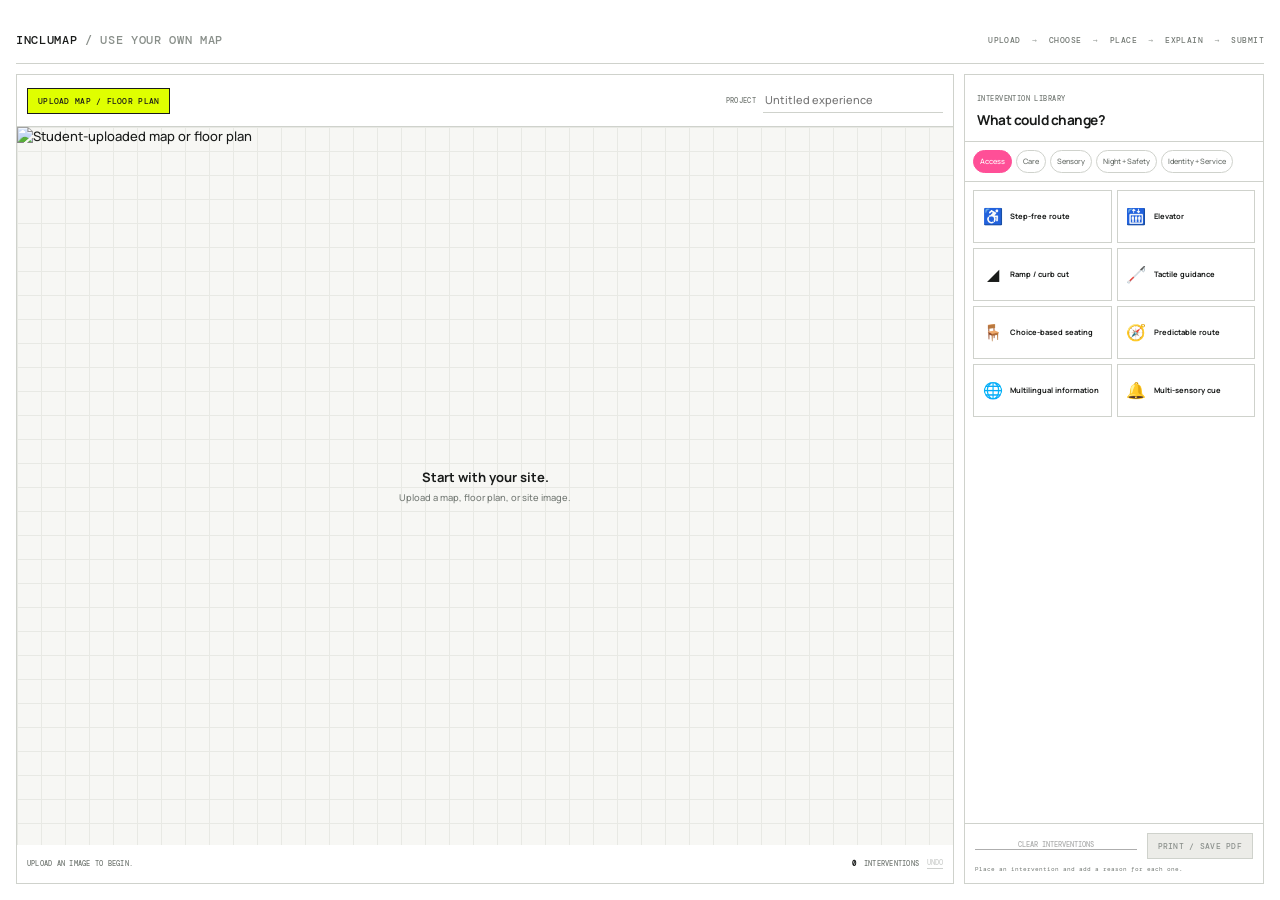
<file: maps/student-studio/index.html>
<!doctype html>
<html lang="en">
<head>
  <meta charset="utf-8">
  <meta name="viewport" content="width=device-width, initial-scale=1">
  <meta name="description" content="A student workspace for placing inclusive experience interventions on a map or floor plan and explaining each design decision.">
  <title>IncluMap: Use Your Own Map</title>
  <link rel="preconnect" href="https://fonts.googleapis.com">
  <link rel="preconnect" href="https://fonts.gstatic.com" crossorigin>
  <link href="https://fonts.googleapis.com/css2?family=DM+Mono:wght@400;500&family=Manrope:wght@400;500;600;700&display=swap" rel="stylesheet">
  <link rel="stylesheet" href="./styles.css">
</head>
<body>
  <main class="page">
    <header class="topbar">
      <a class="brand" href="../design-studio/">INCLUMAP <span>/ USE YOUR OWN MAP</span></a>
      <p class="steps">UPLOAD <i>→</i> CHOOSE <i>→</i> PLACE <i>→</i> EXPLAIN <i>→</i> SUBMIT</p>
    </header>

    <section class="workspace">
      <div class="map-column">
        <div class="map-toolbar">
          <label class="upload-button" for="mapUpload">Upload map / floor plan</label>
          <input id="mapUpload" type="file" accept="image/*">
          <label class="project-name">Project
            <input id="projectName" type="text" maxlength="70" placeholder="Untitled experience">
          </label>
          <button class="text-button" id="removeMap" type="button" hidden>Remove map</button>
        </div>

        <div class="map-canvas" id="mapCanvas" tabindex="0" aria-label="Uploaded map. Choose an intervention, then click to place it.">
          <img id="mapImage" alt="Student-uploaded map or floor plan" hidden>
          <div class="empty-map" id="emptyMap">
            <b>Start with your site.</b>
            <span>Upload a map, floor plan, or site image.</span>
          </div>
          <div class="marker-layer" id="markerLayer"></div>
        </div>

        <div class="map-status">
          <span id="mapStatus">Upload an image to begin.</span>
          <div><b id="markerCount">0</b> interventions <button class="text-button" id="undo" type="button" disabled>Undo</button></div>
        </div>
      </div>

      <aside class="palette" aria-label="Intervention tools">
        <div class="palette-head">
          <small>INTERVENTION LIBRARY</small>
          <h1>What could change?</h1>
        </div>
        <div class="category-tabs" id="categoryTabs" role="tablist" aria-label="Intervention categories"></div>
        <div class="tool-list" id="toolList"></div>

        <section class="reason-editor" id="reasonEditor" hidden>
          <small>WHY HERE?</small>
          <h2 id="selectedMarkerTitle"></h2>
          <label for="markerReason">Briefly connect this intervention to a barrier or user need.</label>
          <textarea id="markerReason" rows="3" maxlength="240" placeholder="This change is needed here because…"></textarea>
          <div>
            <span id="saveStatus" aria-live="polite">Saved automatically</span>
            <button class="delete-button" id="deleteMarker" type="button">Remove</button>
          </div>
        </section>

        <div class="submission-actions">
          <button class="clear-button" id="clearAll" type="button" disabled>Clear interventions</button>
          <button class="submit-button" id="printProject" type="button" disabled>Print / Save PDF</button>
          <small id="submissionHint">Place an intervention and add its reason.</small>
        </div>
      </aside>
    </section>

    <section class="print-summary" aria-label="Intervention rationale summary">
      <h2 id="printTitle">Untitled experience</h2>
      <p>Inclusive experience redesign</p>
      <ol id="printList"></ol>
    </section>
  </main>
  <script src="./script.js"></script>
</body>
</html>
</file>
<file: flexibility-by-design/styles.css>
:root{
  --ink:#17191b;
  --paper:#f6f6f4;
  --white:#ffffff;
  --line:#cfd3cf;
  --muted:#747b76;
  --blue:#315dff;
  --blue-soft:#e7ecff;
  --yellow:#e7ff39;
}

*{box-sizing:border-box}
html{min-height:100%;background:var(--paper)}
body{margin:0;min-height:100%;background:var(--paper);color:var(--ink);font:400 14px/1.5 "DM Sans","Avenir Next",Arial,sans-serif}
button,a{font:inherit;color:inherit}
button{cursor:pointer}
button:focus-visible,a:focus-visible{outline:3px solid var(--blue);outline-offset:3px}

.back-link{position:absolute;left:24px;top:22px;color:var(--muted);font:400 9px/1.3 "DM Mono",monospace;letter-spacing:.06em;text-decoration:none;text-transform:uppercase}
.back-link:hover{color:var(--ink)}
main{width:min(1160px,calc(100% - 40px));margin:auto;padding:68px 0 34px}
.page-head{text-align:center;margin-bottom:42px}
.page-head p,.budget>p,.timeline>p{margin:0 0 10px;color:var(--muted);font:500 9px/1.3 "DM Mono",monospace;letter-spacing:.11em}
.page-head h1{margin:0;font:400 clamp(2.25rem,5.4vw,5.25rem)/1 "DM Mono",monospace;letter-spacing:-.07em}
.page-head>span{display:block;margin-top:18px;color:var(--muted);font:400 clamp(.72rem,1.2vw,.9rem)/1.5 "DM Mono",monospace}

.standards{display:grid;grid-template-columns:minmax(0,1fr) 80px minmax(0,1fr);align-items:center;padding:18px 24px;border:1px solid var(--ink);background:var(--white)}
.standards>div{display:grid;grid-template-columns:70px 1fr;gap:4px 14px;align-items:center}
.standards>div:last-child{text-align:right;grid-template-columns:1fr 70px}
.standards>div:last-child small{grid-column:2;grid-row:1/span 2}
.standards>div:last-child strong,.standards>div:last-child span{grid-column:1}
.standards small{grid-row:1/span 2;color:var(--muted);font:400 8px/1 "DM Mono",monospace;letter-spacing:.1em}
.standards strong{font:500 .83rem/1.25 "DM Mono",monospace}
.standards span{color:var(--muted);font:400 .65rem/1.3 "DM Mono",monospace}
.standards>i{height:1px;background:var(--ink)}

.semester{display:grid;grid-template-columns:230px minmax(0,1fr);border:1px solid var(--line);border-top:0;background:var(--white)}
.budget{padding:28px 24px;border-right:1px solid var(--line)}
.tokens{display:flex;gap:10px;margin:22px 0 14px}
.tokens span,.moments button i{display:grid;place-items:center;border-radius:50%;background:var(--blue);color:var(--white);font:500 .72rem/1 "DM Mono",monospace}
.tokens span{width:46px;height:46px;transition:opacity .25s,transform .25s}
.tokens span.spent{opacity:.18;transform:scale(.72)}
.budget>strong{display:block;font:500 .82rem/1 "DM Mono",monospace}
.budget>small{display:block;margin-top:34px;color:var(--muted);font:400 .63rem/1.45 "DM Mono",monospace}

.timeline{position:relative;padding:28px 26px 30px;overflow:hidden}
.timeline-line{position:absolute;left:11%;right:11%;top:94px;height:1px;background:var(--line)}
.moments{position:relative;display:grid;grid-template-columns:repeat(3,minmax(0,1fr));gap:13px;margin-top:24px}
.moments button{position:relative;min-height:150px;padding:23px 17px 18px;border:1px solid var(--line);background:var(--paper);text-align:left;transition:transform .22s,background .22s,border-color .22s}
.moments button:hover{transform:translateY(-3px);border-color:var(--ink)}
.moments button[aria-pressed="true"]{background:var(--blue-soft);border-color:var(--blue);transform:translateY(-4px)}
.moments button small,.moments button strong,.moments button span{display:block}
.moments button small{color:var(--muted);font:400 8px/1 "DM Mono",monospace;letter-spacing:.08em}
.moments button strong{margin-top:24px;font-weight:500}
.moments button span{margin-top:7px;color:var(--muted);font:400 .65rem/1.4 "DM Mono",monospace}
.moments button i{position:absolute;right:12px;top:12px;width:23px;height:23px;font-style:normal}
.moments button[aria-pressed="true"] i{background:var(--ink)}

.system-flow{display:grid;grid-template-columns:minmax(0,1fr) auto minmax(0,1fr) auto minmax(0,1fr);gap:18px;align-items:stretch;margin-top:28px}
.system-flow article{position:relative;min-height:150px;padding:21px;border-top:4px solid var(--blue);background:var(--white)}
.system-flow article.receipt{border-top-color:var(--yellow)}
.system-flow article small,.system-flow article strong{display:block}
.system-flow article small{color:var(--muted);font:400 8px/1 "DM Mono",monospace;letter-spacing:.1em}
.system-flow article strong{margin-top:25px;font:500 .88rem/1.35 "DM Mono",monospace}
.system-flow article p{margin:9px 0 0;color:var(--muted);font-size:.73rem}
.system-flow>b{align-self:center;color:var(--muted);font:400 1rem/1 "DM Mono",monospace}
.system-flow article.pulse{animation:pulse .34s ease}

.principle{display:flex;align-items:center;justify-content:space-between;gap:24px;margin-top:28px;padding-top:22px;border-top:1px solid var(--line)}
.principle p{margin:0;font:500 clamp(.83rem,1.5vw,1.05rem)/1.4 "DM Mono",monospace}
.principle button{padding:9px 13px;border:1px solid var(--ink);background:transparent;font:400 .65rem/1 "DM Mono",monospace;text-transform:uppercase;letter-spacing:.06em}
.principle button:hover{background:var(--ink);color:var(--white)}
.principle button[hidden]{display:none}

@keyframes pulse{50%{transform:translateY(-4px)}}

@media(max-width:760px){
  .back-link{position:static;display:inline-block;margin:18px 16px 0}
  main{width:calc(100% - 24px);padding-top:42px}
  .page-head{margin-bottom:30px}
  .standards{grid-template-columns:1fr;padding:16px}
  .standards>i{margin:14px 0}
  .standards>div:last-child{text-align:left;grid-template-columns:70px 1fr}
  .standards>div:last-child small{grid-column:1;grid-row:1/span 2}
  .standards>div:last-child strong,.standards>div:last-child span{grid-column:2}
  .semester{grid-template-columns:1fr}
  .budget{border-right:0;border-bottom:1px solid var(--line)}
  .budget>small{margin-top:18px}
  .timeline-line{display:none}
  .moments{grid-template-columns:1fr;margin-top:18px}
  .moments button{min-height:112px}
  .moments button strong{margin-top:17px}
  .system-flow{grid-template-columns:1fr;gap:9px}
  .system-flow>b{transform:rotate(90deg);justify-self:center}
  .system-flow article{min-height:120px}
  .principle{align-items:flex-start;flex-direction:column}
}

@media(prefers-reduced-motion:reduce){
  *{animation:none!important;transition:none!important}
}
</file>
<file: teaching-experience/styles.css>
:root{
  --ink:#17191b;
  --paper:#f6f6f4;
  --white:#ffffff;
  --line:#d7dad6;
  --muted:#777d78;
  --blue:#315dff;
  --blue-soft:#e7ecff;
  --yellow:#e7ff39;
}

*{box-sizing:border-box}
html{min-height:100%;background:var(--paper)}
body{margin:0;min-height:100%;background:var(--paper);color:var(--ink);font:400 14px/1.5 "DM Sans","Avenir Next",Arial,sans-serif}
button{font:inherit;color:inherit}
button:focus-visible{outline:3px solid var(--blue);outline-offset:3px}

.experience-page{width:min(1180px,calc(100% - 40px));margin:0 auto;padding:40px 0 28px}
h1{margin:0;padding:0 0 40px;text-align:center;font:400 clamp(1.2rem,2.15vw,2rem)/1.2 "DM Mono",monospace;letter-spacing:-.035em}
.experience-branches{display:grid;grid-template-columns:repeat(2,minmax(0,1fr));border-top:1px solid var(--line);border-bottom:1px solid var(--line)}
.experience-branch{min-width:0}
.experience-branch+.experience-branch{border-left:1px solid var(--line)}
.experience-branch h2{margin:0}

.branch-trigger{width:100%;min-height:150px;display:flex;align-items:center;justify-content:space-between;gap:24px;padding:28px 32px;border:0;background:transparent;text-align:left;cursor:pointer;transition:background .25s,color .25s}
.branch-trigger:hover{background:var(--white)}
.branch-trigger span{font:400 clamp(1.35rem,2.6vw,2.65rem)/1.08 "DM Mono",monospace;letter-spacing:-.055em}
.branch-trigger i,.idea-trigger i{font:400 1.5rem/1 "DM Mono",monospace;font-style:normal;transition:transform .28s}
.branch-trigger[aria-expanded="true"]{background:var(--ink);color:var(--white)}
.branch-trigger[aria-expanded="true"] i,.idea-trigger[aria-expanded="true"] i{transform:rotate(45deg)}

.branch-content{animation:reveal .38s ease both}
.branch-content[hidden],.idea-content[hidden],.idea-trigger[hidden],footer[hidden]{display:none}
.idea-trigger{width:100%;display:flex;align-items:center;justify-content:space-between;gap:20px;padding:21px 32px;border:0;border-top:1px solid var(--line);background:transparent;text-align:left;cursor:pointer;transition:background .22s}
.idea-trigger:hover,.idea-trigger[aria-expanded="true"]{background:var(--blue-soft)}
.idea-trigger span{font:500 .76rem/1.3 "DM Mono",monospace;letter-spacing:.08em}
.idea-content{padding:24px 32px 30px;border-top:1px solid var(--line);background:var(--white);animation:reveal .34s ease both}
.idea-content p{margin:0 0 20px}

.project-controls,.credit-controls{display:flex;gap:8px;flex-wrap:wrap}
.project-controls button,.credit-controls button{min-height:36px;padding:8px 12px;border:1px solid var(--line);border-radius:999px;background:transparent;color:var(--muted);font:400 .68rem/1 "DM Mono",monospace;cursor:pointer;transition:background .2s,border-color .2s,color .2s}
.project-controls button:hover,.credit-controls button:hover{border-color:var(--ink);color:var(--ink)}
.project-controls button.active,.credit-controls button[aria-pressed="true"]{border-color:var(--blue);background:var(--blue);color:var(--white)}

.project-line{display:grid;grid-template-columns:auto 1fr auto 1fr auto;align-items:center;gap:8px;margin:22px 0 10px}
.project-line b{width:10px;height:10px;border-radius:50%;background:var(--blue)}
.project-line i{height:1px;background:var(--line)}
.project-result,.system-result{min-height:42px;margin:0!important;padding-left:12px;border-left:3px solid var(--blue);font:400 .72rem/1.55 "DM Mono",monospace}

.credit-budget{display:flex;align-items:center;gap:9px;margin:22px 0 14px}
.credit-budget span{width:32px;height:32px;display:grid;place-items:center;border-radius:50%;background:var(--blue);color:var(--white);font:500 .7rem/1 "DM Mono",monospace;transition:opacity .2s,transform .2s}
.credit-budget span.spent{opacity:.2;transform:scale(.8)}
.credit-budget strong{margin-left:auto;font:500 .7rem/1 "DM Mono",monospace}
.system-result{margin-top:20px!important}
.system-link{display:inline-block;margin-top:4px;padding-bottom:3px;border-bottom:1px solid var(--ink);color:var(--ink);font:500 .68rem/1.4 "DM Mono",monospace;text-decoration:none}
.system-link:hover{color:var(--blue);border-color:var(--blue)}

.artifact-line{display:flex;align-items:center;gap:7px;flex-wrap:wrap;margin:22px 0}
.artifact-line span{padding:8px 10px;background:#eef0ed;font:400 .67rem/1.25 "DM Mono",monospace}
.artifact-line i{color:var(--muted);font-style:normal}

.goal-line{display:grid;grid-template-columns:90px minmax(0,1fr);gap:4px 14px;padding:16px 0;border-top:1px solid var(--line)}
.goal-line:last-child{border-bottom:1px solid var(--line)}
.goal-line small{grid-row:1/span 2;align-self:center;color:var(--muted);font:400 .62rem/1.2 "DM Mono",monospace;letter-spacing:.06em}
.goal-line strong{font-weight:500}
.goal-line span{color:var(--muted);font:400 .68rem/1.45 "DM Mono",monospace}

footer{display:flex;justify-content:space-between;gap:24px;padding:22px 6px 0;font:500 .68rem/1.4 "DM Mono",monospace;letter-spacing:.05em;animation:reveal .35s ease both}

@keyframes reveal{from{opacity:0;transform:translateY(-8px)}to{opacity:1;transform:none}}

@media(max-width:720px){
  .experience-page{width:calc(100% - 24px);padding-top:28px}
  h1{padding-bottom:28px}
  .experience-branches{grid-template-columns:1fr}
  .experience-branch+.experience-branch{border-left:0;border-top:1px solid var(--line)}
  .branch-trigger{min-height:110px;padding:22px 18px}
  .idea-trigger{padding:19px 18px}
  .idea-content{padding:22px 18px 26px}
  footer{flex-direction:column}
}

@media(max-width:390px){
  .goal-line{grid-template-columns:1fr}
  .goal-line small{grid-row:auto}
}

@media(prefers-reduced-motion:reduce){
  *{scroll-behavior:auto!important;animation:none!important;transition:none!important}
}
</file>
<file: maps/student-studio/styles.css>
:root {
  --ink: #191b1a;
  --muted: #747a75;
  --line: #cfd2cc;
  --paper: #ffffff;
  --soft: #f5f5f1;
  --yellow: #dfff00;
  --pink: #ff4f97;
}

* { box-sizing: border-box; }
html, body { margin: 0; min-height: 100%; background: var(--paper); color: var(--ink); font: 500 13px/1.4 Manrope, Arial, sans-serif; }
button, input, textarea { font: inherit; color: inherit; }
button, label[for] { cursor: pointer; }
.page { height: 100svh; min-height: 680px; padding: 16px; display: grid; grid-template-rows: 48px minmax(0, 1fr); gap: 10px; }
.topbar { display: flex; align-items: center; justify-content: space-between; gap: 20px; border-bottom: 1px solid var(--line); }
.brand { color: var(--ink); text-decoration: none; font: 500 12px/1 DM Mono, monospace; letter-spacing: .055em; }
.brand span { color: #898f8a; }
.steps { margin: 0; color: var(--muted); font: 500 8px/1 DM Mono, monospace; letter-spacing: .055em; }
.steps i { margin: 0 6px; color: #a0a5a1; font-style: normal; }
.workspace { min-height: 0; display: grid; grid-template-columns: minmax(0, 1fr) 300px; gap: 10px; }
.map-column, .palette { min-height: 0; border: 1px solid var(--line); background: #fff; }
.map-column { display: grid; grid-template-rows: 52px minmax(0, 1fr) 38px; }
.map-toolbar { display: flex; align-items: center; gap: 10px; padding: 8px 10px; border-bottom: 1px solid var(--line); }
#mapUpload { position: absolute; width: 1px; height: 1px; overflow: hidden; clip: rect(0, 0, 0, 0); }
.upload-button, .submit-button { border: 1px solid var(--ink); background: var(--yellow); padding: 8px 10px; font: 500 8px/1 DM Mono, monospace; text-transform: uppercase; letter-spacing: .035em; }
.upload-button:hover, .upload-button:focus-visible, .submit-button:hover:not(:disabled), .submit-button:focus-visible:not(:disabled) { box-shadow: 3px 3px 0 var(--ink); outline: 0; }
.project-name { margin-left: auto; display: flex; align-items: center; gap: 7px; color: var(--muted); font: 500 7px/1 DM Mono, monospace; text-transform: uppercase; letter-spacing: .045em; }
.project-name input { width: 180px; border: 0; border-bottom: 1px solid var(--line); padding: 5px 2px; background: transparent; outline: 0; font: 500 11px/1.2 Manrope, Arial, sans-serif; text-transform: none; }
.project-name input:focus { border-color: var(--ink); }
.text-button, .clear-button, .delete-button { border: 0; border-bottom: 1px solid currentColor; padding: 0; background: transparent; font: 500 7px/1.2 DM Mono, monospace; text-transform: uppercase; }
.text-button:disabled, .clear-button:disabled { opacity: .35; cursor: default; }
.map-canvas { position: relative; min-height: 0; overflow: hidden; background-color: #f7f7f4; background-image: linear-gradient(#e8e9e4 1px, transparent 1px), linear-gradient(90deg, #e8e9e4 1px, transparent 1px); background-size: 24px 24px; outline: 0; }
.map-canvas.ready { cursor: crosshair; }
.map-canvas.tool-selected { box-shadow: inset 0 0 0 3px var(--yellow); }
.map-canvas img { width: 100%; height: 100%; object-fit: contain; display: block; }
.empty-map { position: absolute; inset: 0; display: grid; place-content: center; gap: 5px; text-align: center; color: var(--muted); pointer-events: none; }
.empty-map b { color: var(--ink); font-size: 1rem; }
.empty-map span { font-size: .72rem; }
.marker-layer { position: absolute; inset: 0; pointer-events: none; }
.map-marker { position: absolute; translate: -50% -50%; width: 38px; height: 38px; display: grid; place-items: center; padding: 0; border: 1px solid var(--ink); border-radius: 50%; background: #fff; box-shadow: 3px 3px 0 var(--pink); font-size: 19px; pointer-events: auto; cursor: pointer; }
.map-marker:after { content: attr(data-number); position: absolute; right: -6px; top: -7px; width: 16px; height: 16px; display: grid; place-items: center; border: 1px solid var(--ink); border-radius: 50%; background: var(--yellow); font: 500 7px/1 DM Mono, monospace; }
.map-marker.active { box-shadow: 0 0 0 3px var(--yellow), 3px 3px 0 var(--ink); }
.map-marker:focus-visible { outline: 3px solid var(--yellow); }
.map-status { display: flex; align-items: center; justify-content: space-between; gap: 14px; padding: 0 10px; color: var(--muted); font: 500 7px/1.25 DM Mono, monospace; text-transform: uppercase; letter-spacing: .035em; }
.map-status div { display: flex; align-items: center; gap: 8px; }
.map-status b { color: var(--ink); }
.palette { display: grid; grid-template-rows: auto auto minmax(0, 1fr) auto auto; overflow: hidden; }
.palette-head { padding: 12px; border-bottom: 1px solid var(--line); }
.palette-head small, .reason-editor > small { color: var(--muted); font: 500 7px/1 DM Mono, monospace; letter-spacing: .06em; }
.palette-head h1 { margin: 5px 0 0; font-size: 1.05rem; letter-spacing: -.035em; }
.category-tabs { padding: 8px; display: flex; flex-wrap: wrap; gap: 4px; border-bottom: 1px solid var(--line); }
.category-tabs button { border: 1px solid var(--line); border-radius: 999px; padding: 5px 6px; background: #fff; color: #666c67; font-size: .57rem; }
.category-tabs button.active { border-color: var(--pink); background: var(--pink); color: #fff; }
.tool-list { min-height: 0; overflow: auto; padding: 8px; display: grid; grid-template-columns: 1fr 1fr; align-content: start; gap: 5px; }
.design-tool { min-height: 53px; border: 1px solid var(--line); background: #fff; padding: 6px; display: grid; grid-template-columns: 25px minmax(0, 1fr); align-items: center; gap: 5px; text-align: left; cursor: pointer; }
.design-tool:hover, .design-tool:focus-visible { border-color: var(--ink); outline: 0; }
.design-tool.active { border-color: var(--ink); background: var(--yellow); box-shadow: 2px 2px 0 var(--ink); }
.design-tool i { font-style: normal; font-size: 16px; text-align: center; }
.design-tool b { font-size: .58rem; line-height: 1.2; }
.reason-editor { padding: 10px; border-top: 1px solid var(--line); background: var(--soft); }
.reason-editor h2 { margin: 4px 0 7px; font-size: .76rem; }
.reason-editor label { display: block; margin-bottom: 5px; color: #626863; font-size: .6rem; }
.reason-editor textarea { width: 100%; resize: vertical; min-height: 58px; border: 1px solid var(--line); padding: 7px; background: #fff; font-size: .65rem; outline: 0; }
.reason-editor textarea:focus { border-color: var(--ink); }
.reason-editor > div { margin-top: 5px; display: flex; align-items: center; justify-content: space-between; }
.reason-editor > div span { color: var(--muted); font: 400 6px/1 DM Mono, monospace; text-transform: uppercase; }
.delete-button { color: #9c2559; }
.submission-actions { padding: 9px 10px 10px; border-top: 1px solid var(--line); display: grid; grid-template-columns: 1fr auto; gap: 7px 10px; align-items: center; }
.submit-button { border: 1px solid var(--ink); }
.submit-button:disabled { background: #ecece8; border-color: var(--line); color: #8d928e; cursor: default; }
.submission-actions small { grid-column: 1 / -1; color: var(--muted); font: 400 6px/1.25 DM Mono, monospace; }
.print-summary { display: none; }

@media (max-width: 900px) {
  .page { height: auto; min-height: 100svh; }
  .steps { display: none; }
  .workspace { grid-template-columns: 1fr; }
  .map-column { min-height: 610px; }
  .palette { min-height: 620px; }
}

@media (max-width: 560px) {
  .page { padding: 10px; }
  .brand span { display: block; margin-top: 5px; }
  .map-toolbar { flex-wrap: wrap; }
  .project-name { order: 3; width: 100%; margin-left: 0; }
  .project-name input { flex: 1; }
  .map-column { min-height: 500px; grid-template-rows: auto 390px 42px; }
}

@media print {
  @page { margin: 14mm; }
  body { background: #fff; }
  .page { height: auto; display: block; padding: 0; }
  .topbar { height: 38px; margin-bottom: 12px; }
  .steps, .palette, .map-toolbar, .map-status { display: none !important; }
  .workspace { display: block; }
  .map-column { display: block; border: 1px solid #999; }
  .map-canvas { height: 165mm; background: #fff; }
  .map-marker { print-color-adjust: exact; -webkit-print-color-adjust: exact; }
  .print-summary { display: block; margin-top: 14px; page-break-inside: avoid; }
  .print-summary h2 { margin: 0; font-size: 18px; }
  .print-summary > p { margin: 3px 0 10px; color: #666; font-size: 10px; }
  .print-summary ol { margin: 0; padding-left: 22px; }
  .print-summary li { margin: 0 0 8px; page-break-inside: avoid; }
  .print-summary li b { display: block; font-size: 11px; }
  .print-summary li span { font-size: 10px; color: #444; }
}

@media (prefers-reduced-motion: reduce) {
  *, *:before, *:after { scroll-behavior: auto !important; transition: none !important; }
}
</file>
